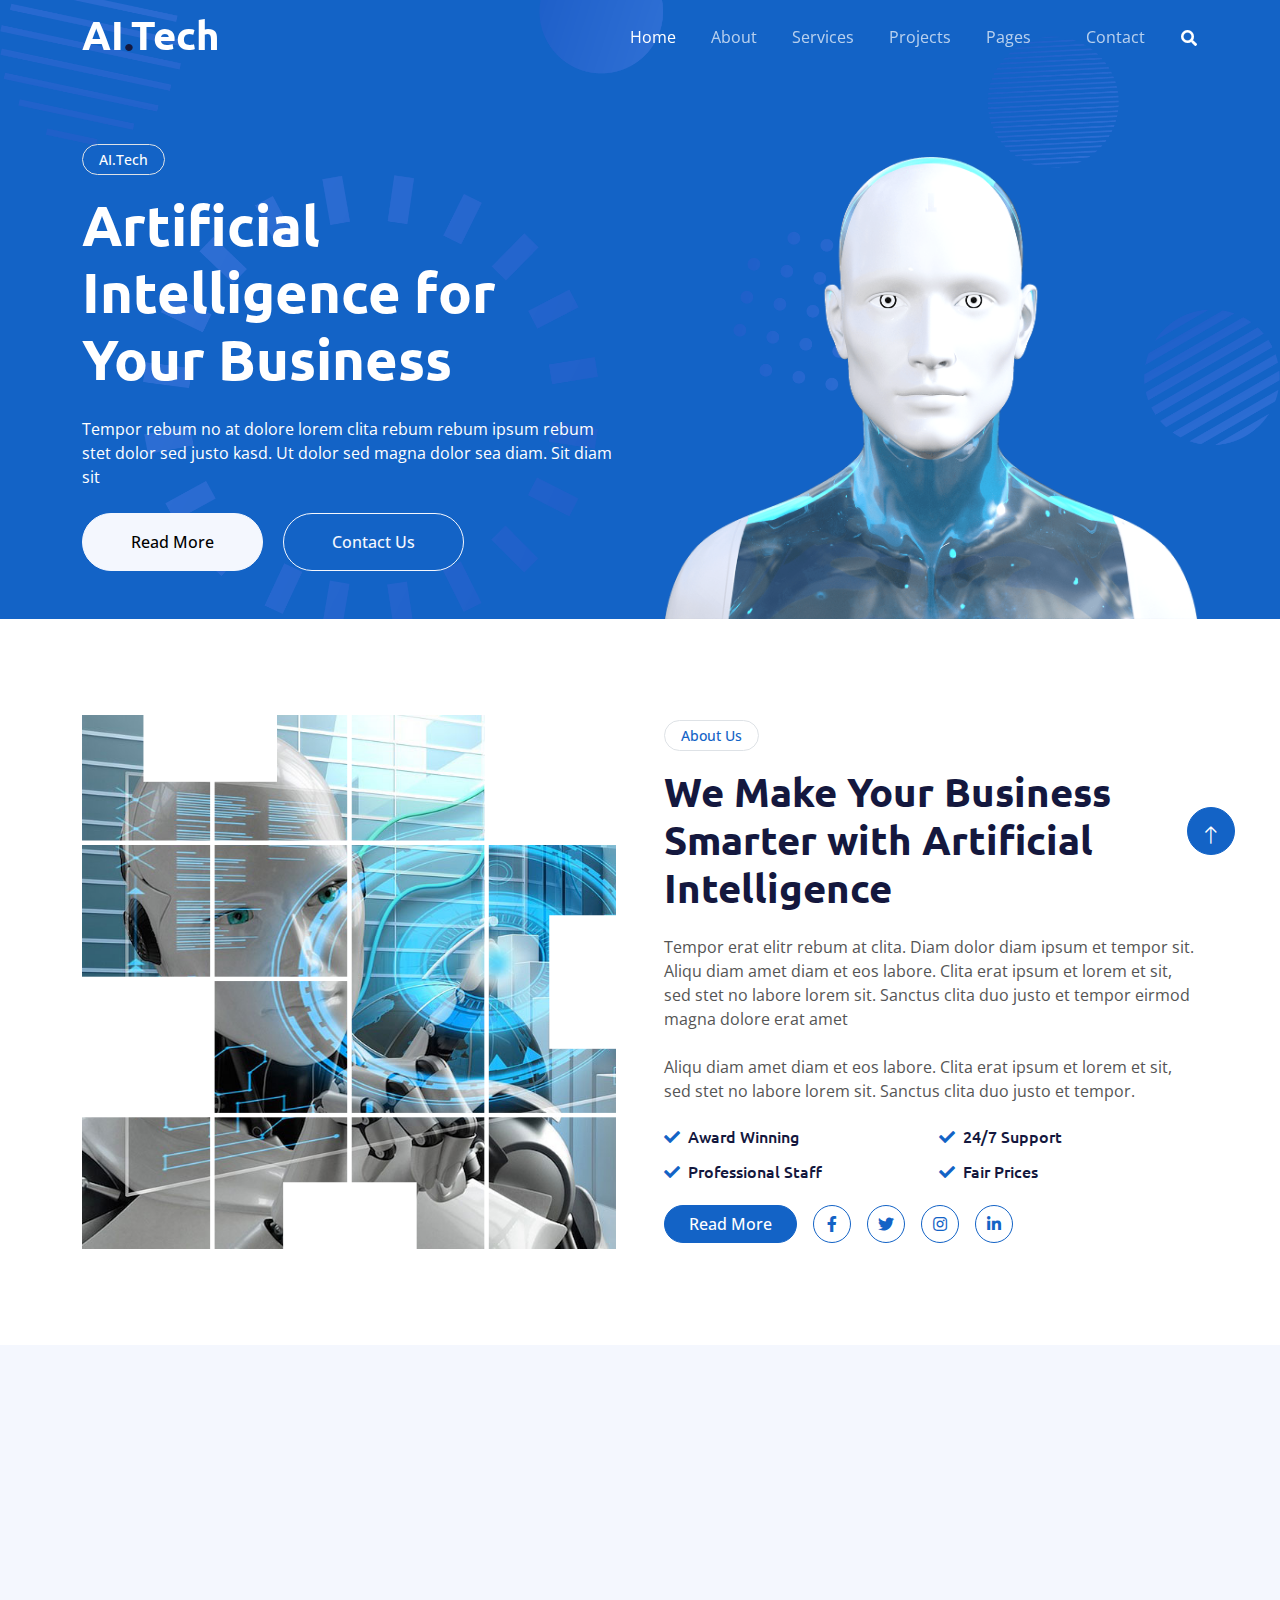
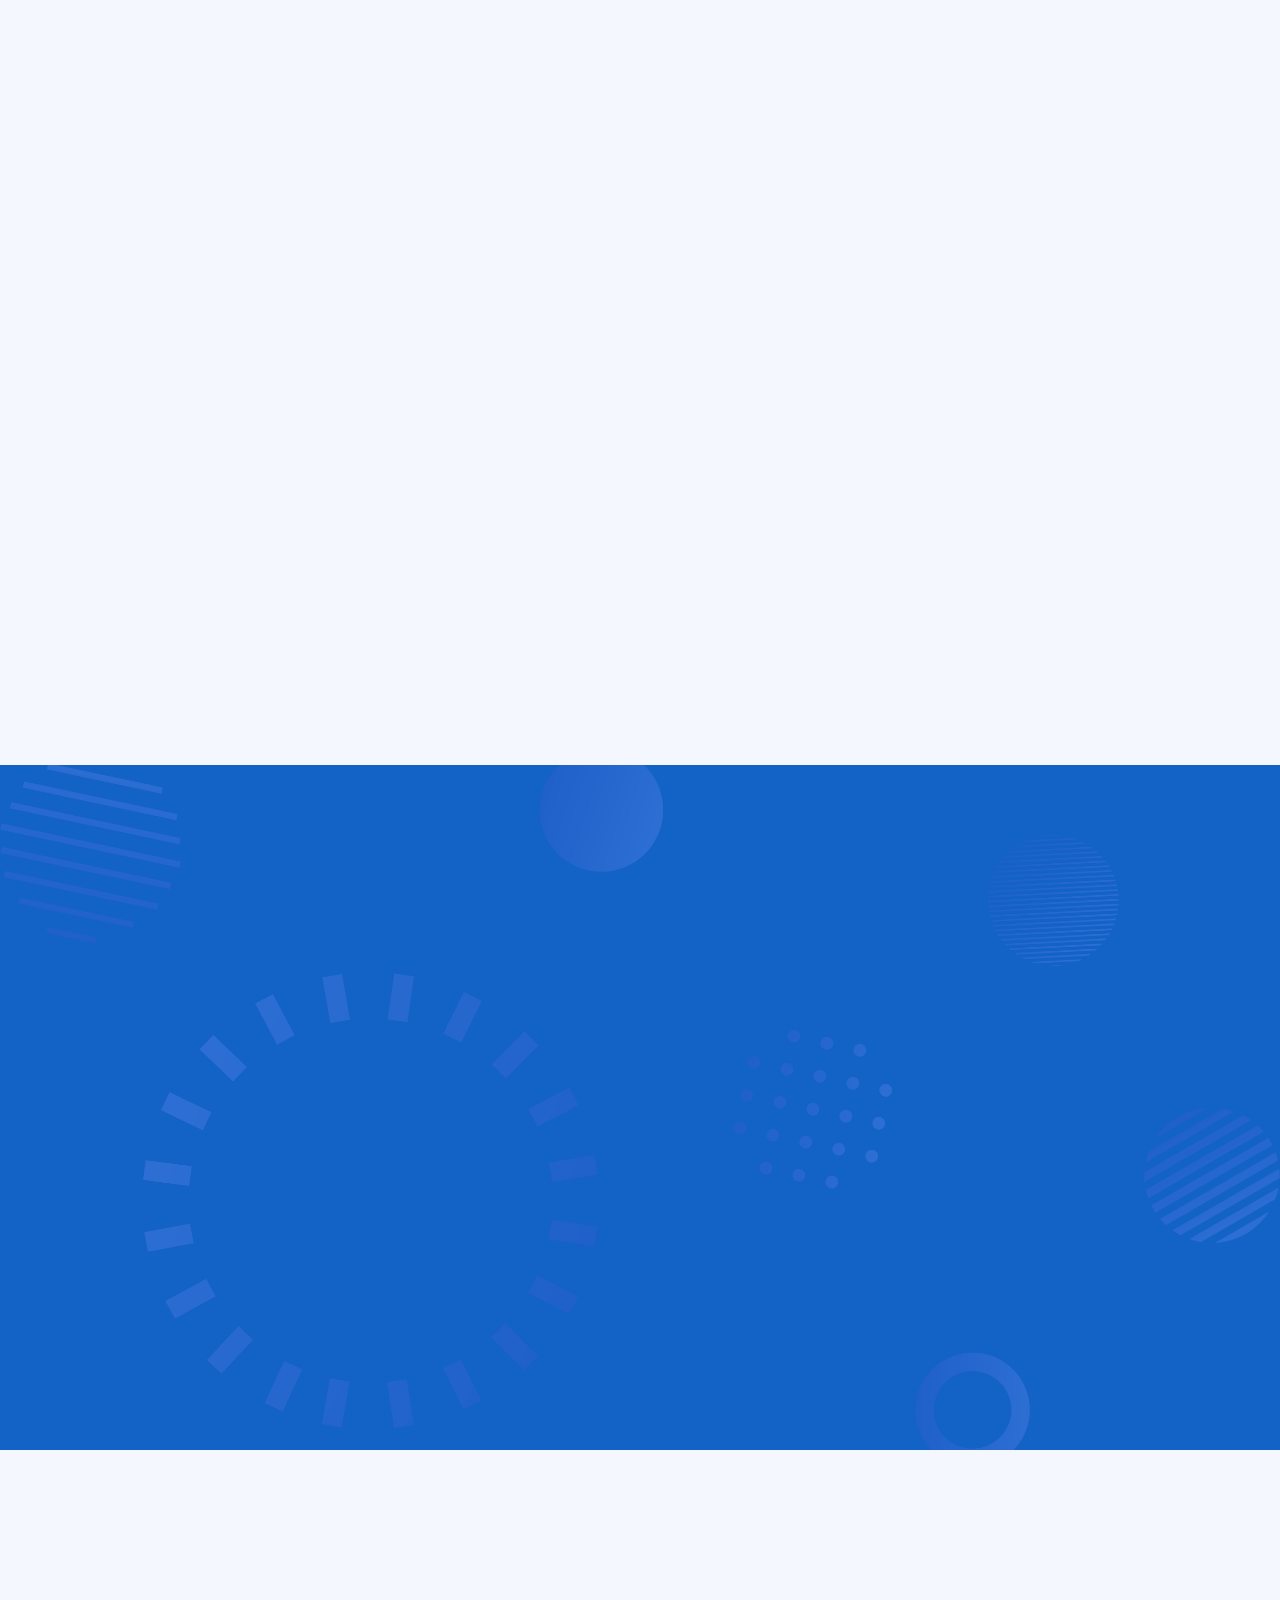
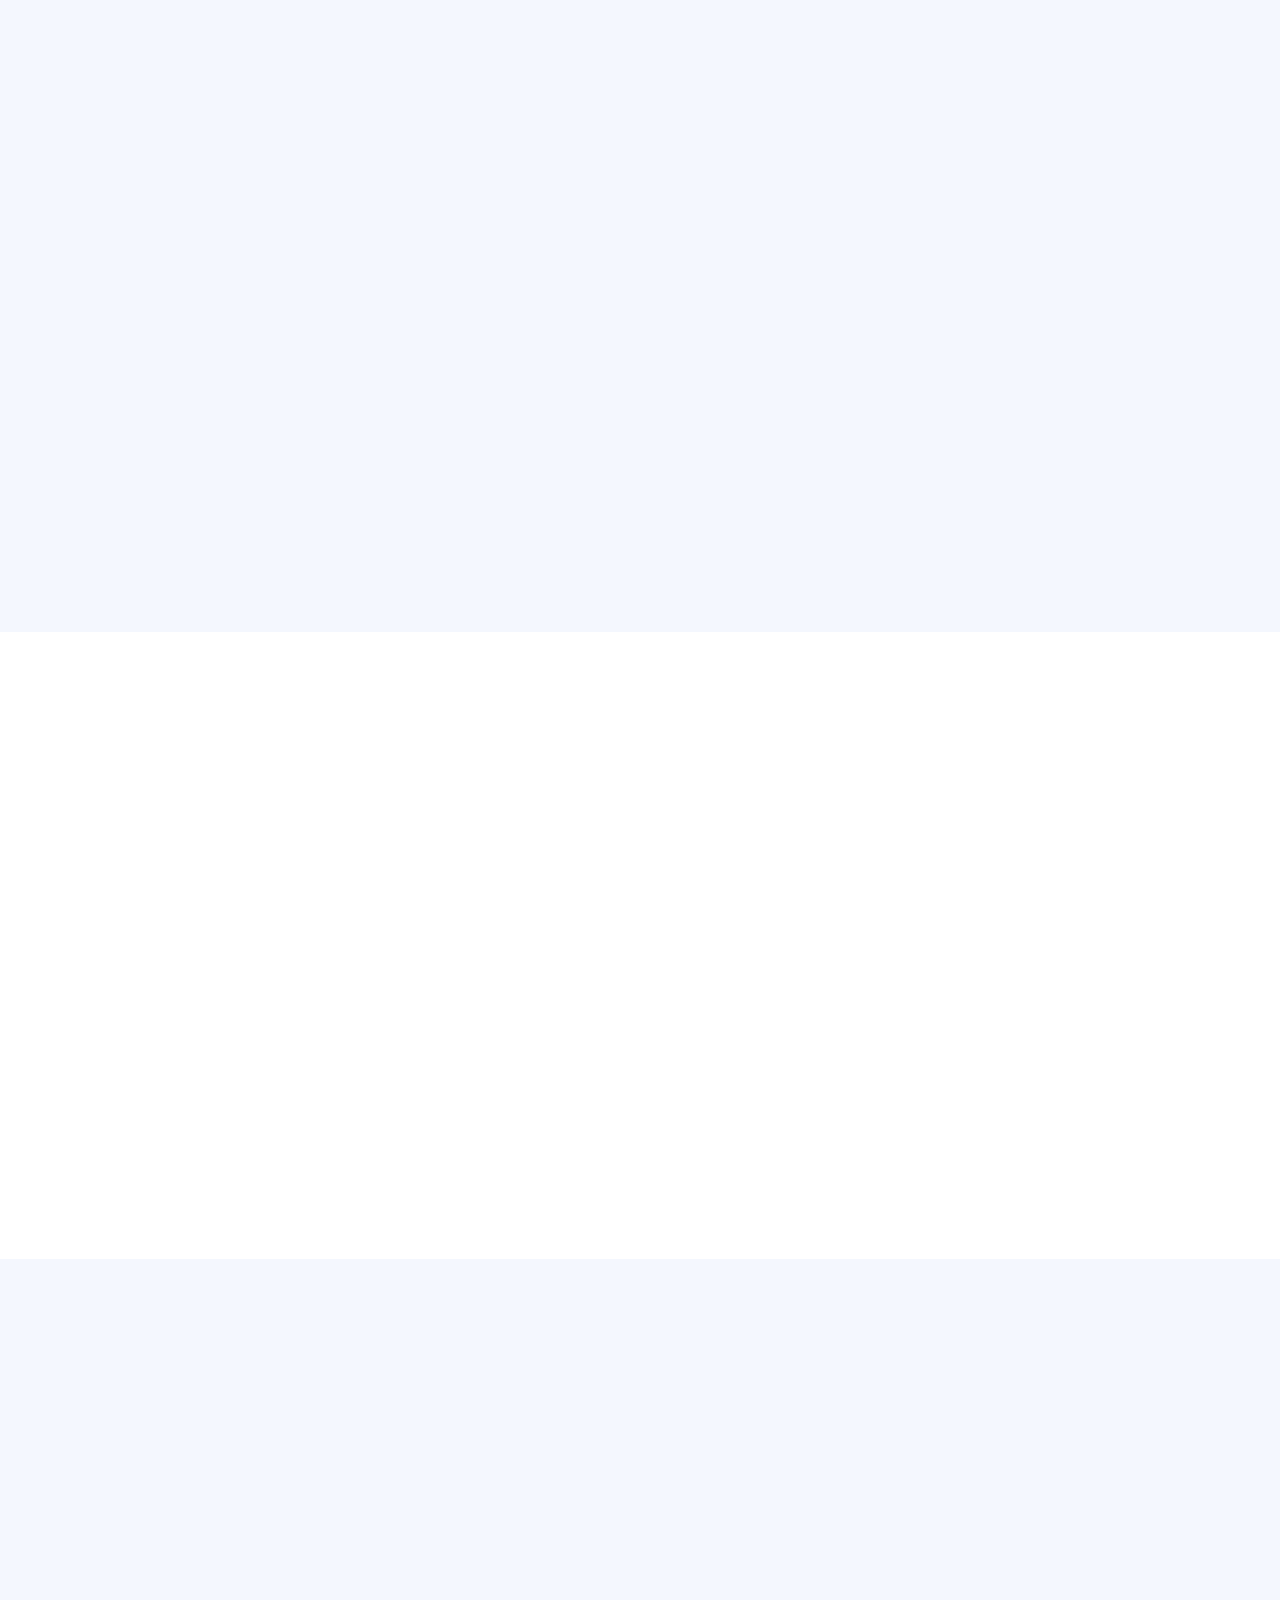
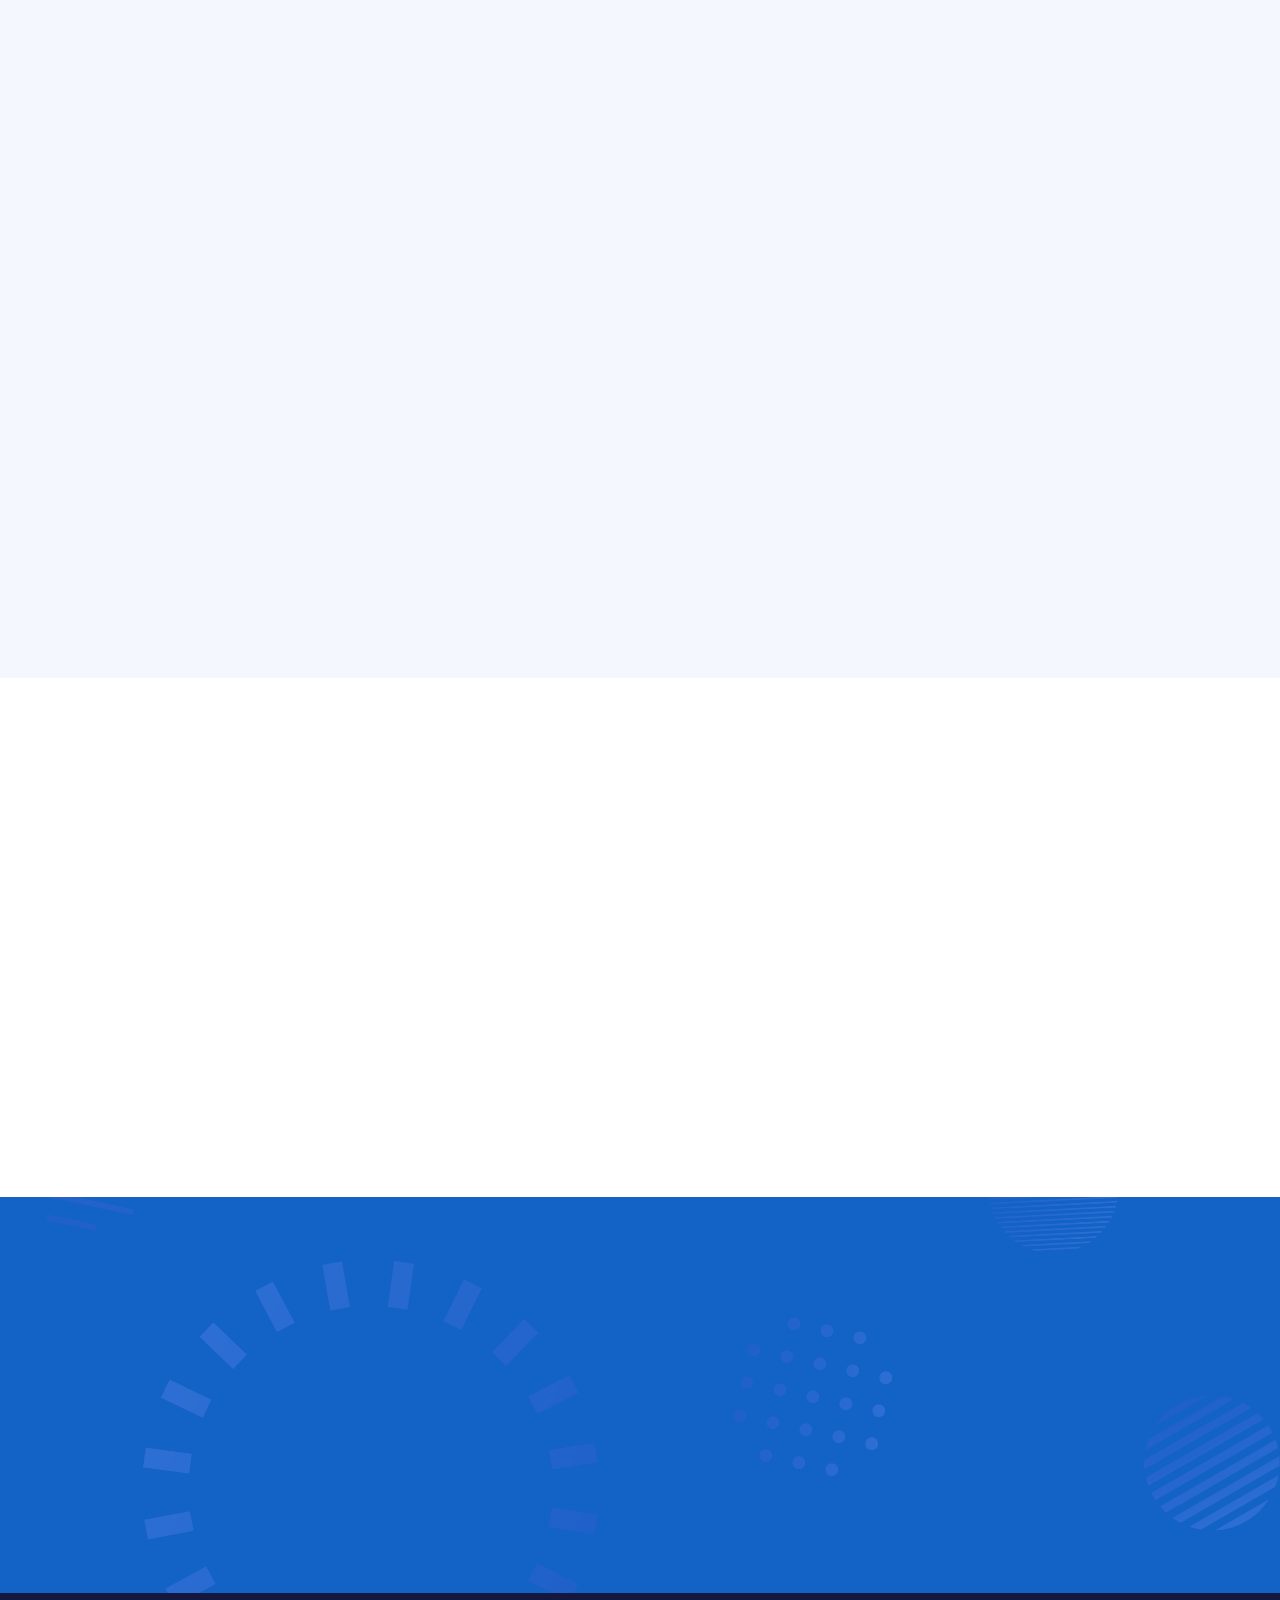
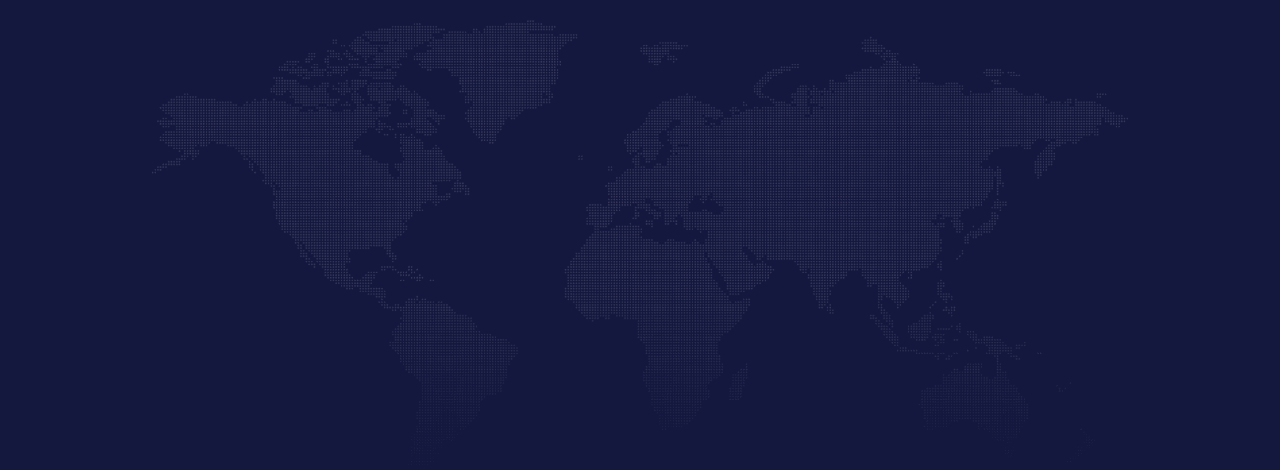
<file: index.html>
<!DOCTYPE html>
<html lang="en">
  <head>
    <meta charset="utf-8" />
    <title>AI.Tech - Artificial Intelligence HTML Template</title>
    <meta content="width=device-width, initial-scale=1.0" name="viewport" />
    <meta content="" name="keywords" />
    <meta content="" name="description" />

    <!-- Favicon -->
    <link href="img/favicon.ico" rel="icon" />

    <!-- Google Web Fonts -->
    <link rel="preconnect" href="https://fonts.googleapis.com" />
    <link rel="preconnect" href="https://fonts.gstatic.com" crossorigin />
    <link
      href="https://fonts.googleapis.com/css2?family=Open+Sans:wght@400;600&family=Ubuntu:wght@500;700&display=swap"
      rel="stylesheet"
    />

    <!-- Icon Font Stylesheet -->
    <link
      href="https://cdnjs.cloudflare.com/ajax/libs/font-awesome/5.10.0/css/all.min.css"
      rel="stylesheet"
    />
    <link
      href="https://cdn.jsdelivr.net/npm/bootstrap-icons@1.4.1/font/bootstrap-icons.css"
      rel="stylesheet"
    />

    <!-- Libraries Stylesheet -->
    <link href="lib/animate/animate.min.css" rel="stylesheet" />
    <link href="lib/owlcarousel/assets/owl.carousel.min.css" rel="stylesheet" />

    <!-- Customized Bootstrap Stylesheet -->
    <link href="css/bootstrap.min.css" rel="stylesheet" />

    <!-- Template Stylesheet -->
    <link href="css/style.css" rel="stylesheet" />
  </head>

  <body>
    <!-- Spinner Start -->
    <div
      id="spinner"
      class="show bg-white position-fixed translate-middle w-100 vh-100 top-50 start-50 d-flex align-items-center justify-content-center"
    >
      <div
        class="spinner-grow text-primary"
        style="width: 3rem; height: 3rem"
        role="status"
      >
        <span class="sr-only">Loading...</span>
      </div>
    </div>
    <!-- Spinner End -->

    <!-- Navbar Start -->
    <div class="container-fluid sticky-top">
      <div class="container">
        <nav class="navbar navbar-expand-lg navbar-dark p-0">
          <a href="index.html" class="navbar-brand">
            <h1 class="text-white">AI<span class="text-dark">.</span>Tech</h1>
          </a>
          <button
            type="button"
            class="navbar-toggler ms-auto me-0"
            data-bs-toggle="collapse"
            data-bs-target="#navbarCollapse"
          >
            <span class="navbar-toggler-icon"></span>
          </button>
          <div class="collapse navbar-collapse" id="navbarCollapse">
            <div class="navbar-nav ms-auto">
              <a href="index.html" class="nav-item nav-link active">Home</a>
              <a href="about.html" class="nav-item nav-link">About</a>
              <a href="service.html" class="nav-item nav-link">Services</a>
              <a href="project.html" class="nav-item nav-link">Projects</a>
              <div class="nav-item dropdown">
                <a
                  href="#"
                  class="nav-link dropdown-toggle"
                  data-bs-toggle="dropdown"
                  >Pages</a
                >
                <div class="dropdown-menu bg-light mt-2">
                  <a href="feature.html" class="dropdown-item">Features</a>
                  <a href="team.html" class="dropdown-item">Our Team</a>
                  <a href="faq.html" class="dropdown-item">FAQs</a>
                  <a href="testimonial.html" class="dropdown-item"
                    >Testimonial</a
                  >
                  <a href="404.html" class="dropdown-item">404 Page</a>
                </div>
              </div>
              <a href="contact.html" class="nav-item nav-link">Contact</a>
            </div>
            <butaton
              type="button"
              class="btn text-white p-0 d-none d-lg-block"
              data-bs-toggle="modal"
              data-bs-target="#searchModal"
              ><i class="fa fa-search"></i
            ></butaton>
          </div>
        </nav>
      </div>
    </div>
    <!-- Navbar End -->

    <!-- Hero Start -->
    <div class="container-fluid pt-5 bg-primary hero-header mb-5">
      <div class="container pt-5">
        <div class="row g-5 pt-5">
          <div
            class="col-lg-6 align-self-center text-center text-lg-start mb-lg-5"
          >
            <div
              class="btn btn-sm border rounded-pill text-white px-3 mb-3 animated slideInRight"
            >
              AI.Tech
            </div>
            <h1 class="display-4 text-white mb-4 animated slideInRight">
              Artificial Intelligence for Your Business
            </h1>
            <p class="text-white mb-4 animated slideInRight">
              Tempor rebum no at dolore lorem clita rebum rebum ipsum rebum stet
              dolor sed justo kasd. Ut dolor sed magna dolor sea diam. Sit diam
              sit
            </p>
            <a
              href=""
              class="btn btn-light py-sm-3 px-sm-5 rounded-pill me-3 animated slideInRight"
              >Read More</a
            >
            <a
              href=""
              class="btn btn-outline-light py-sm-3 px-sm-5 rounded-pill animated slideInRight"
              >Contact Us</a
            >
          </div>
          <div class="col-lg-6 align-self-end text-center text-lg-end">
            <img class="img-fluid" src="img/hero-img.png" alt="" />
          </div>
        </div>
      </div>
    </div>
    <!-- Hero End -->

    <!-- Full Screen Search Start -->
    <div class="modal fade" id="searchModal" tabindex="-1">
      <div class="modal-dialog modal-fullscreen">
        <div class="modal-content" style="background: rgba(20, 24, 62, 0.7)">
          <div class="modal-header border-0">
            <button
              type="button"
              class="btn btn-square bg-white btn-close"
              data-bs-dismiss="modal"
              aria-label="Close"
            ></button>
          </div>
          <div
            class="modal-body d-flex align-items-center justify-content-center"
          >
            <div class="input-group" style="max-width: 600px">
              <input
                type="text"
                class="form-control bg-transparent border-light p-3"
                placeholder="Type search keyword"
              />
              <button class="btn btn-light px-4">
                <i class="bi bi-search"></i>
              </button>
            </div>
          </div>
        </div>
      </div>
    </div>
    <!-- Full Screen Search End -->

    <!-- About Start -->
    <div class="container-fluid py-5">
      <div class="container">
        <div class="row g-5 align-items-center">
          <div class="col-lg-6 wow fadeIn" data-wow-delay="0.1s">
            <div class="about-img">
              <img class="img-fluid" src="img/about-img.jpg" />
            </div>
          </div>
          <div class="col-lg-6 wow fadeIn" data-wow-delay="0.5s">
            <div class="btn btn-sm border rounded-pill text-primary px-3 mb-3">
              About Us
            </div>
            <h1 class="mb-4">
              We Make Your Business Smarter with Artificial Intelligence
            </h1>
            <p class="mb-4">
              Tempor erat elitr rebum at clita. Diam dolor diam ipsum et tempor
              sit. Aliqu diam amet diam et eos labore. Clita erat ipsum et lorem
              et sit, sed stet no labore lorem sit. Sanctus clita duo justo et
              tempor eirmod magna dolore erat amet
            </p>
            <p class="mb-4">
              Aliqu diam amet diam et eos labore. Clita erat ipsum et lorem et
              sit, sed stet no labore lorem sit. Sanctus clita duo justo et
              tempor.
            </p>
            <div class="row g-3">
              <div class="col-sm-6">
                <h6 class="mb-3">
                  <i class="fa fa-check text-primary me-2"></i>Award Winning
                </h6>
                <h6 class="mb-0">
                  <i class="fa fa-check text-primary me-2"></i>Professional
                  Staff
                </h6>
              </div>
              <div class="col-sm-6">
                <h6 class="mb-3">
                  <i class="fa fa-check text-primary me-2"></i>24/7 Support
                </h6>
                <h6 class="mb-0">
                  <i class="fa fa-check text-primary me-2"></i>Fair Prices
                </h6>
              </div>
            </div>
            <div class="d-flex align-items-center mt-4">
              <a class="btn btn-primary rounded-pill px-4 me-3" href=""
                >Read More</a
              >
              <a class="btn btn-outline-primary btn-square me-3" href=""
                ><i class="fab fa-facebook-f"></i
              ></a>
              <a class="btn btn-outline-primary btn-square me-3" href=""
                ><i class="fab fa-twitter"></i
              ></a>
              <a class="btn btn-outline-primary btn-square me-3" href=""
                ><i class="fab fa-instagram"></i
              ></a>
              <a class="btn btn-outline-primary btn-square" href=""
                ><i class="fab fa-linkedin-in"></i
              ></a>
            </div>
          </div>
        </div>
      </div>
    </div>
    <!-- About End -->

    <!-- Service Start -->
    <div class="container-fluid bg-light mt-5 py-5">
      <div class="container py-5">
        <div class="row g-5 align-items-center">
          <div class="col-lg-5 wow fadeIn" data-wow-delay="0.1s">
            <div class="btn btn-sm border rounded-pill text-primary px-3 mb-3">
              Our Services
            </div>
            <h1 class="mb-4">Our Excellent AI Solutions for Your Business</h1>
            <p class="mb-4">
              Tempor erat elitr rebum at clita. Diam dolor diam ipsum et tempor
              sit. Aliqu diam amet diam et eos labore. Clita erat ipsum et lorem
              et sit, sed stet no labore lorem sit. Sanctus clita duo justo et
              tempor eirmod magna dolore erat amet
            </p>
            <a class="btn btn-primary rounded-pill px-4" href="">Read More</a>
          </div>
          <div class="col-lg-7">
            <div class="row g-4">
              <div class="col-md-6">
                <div class="row g-4">
                  <div class="col-12 wow fadeIn" data-wow-delay="0.1s">
                    <div
                      class="service-item d-flex flex-column justify-content-center text-center rounded"
                    >
                      <div class="service-icon btn-square">
                        <i class="fa fa-robot fa-2x"></i>
                      </div>
                      <h5 class="mb-3">Robotic Automation</h5>
                      <p>
                        Erat ipsum justo amet duo et elitr dolor, est duo duo
                        eos lorem sed diam stet diam sed stet lorem.
                      </p>
                      <a class="btn px-3 mt-auto mx-auto" href="">Read More</a>
                    </div>
                  </div>
                  <div class="col-12 wow fadeIn" data-wow-delay="0.5s">
                    <div
                      class="service-item d-flex flex-column justify-content-center text-center rounded"
                    >
                      <div class="service-icon btn-square">
                        <i class="fa fa-power-off fa-2x"></i>
                      </div>
                      <h5 class="mb-3">Machine learning</h5>
                      <p>
                        Erat ipsum justo amet duo et elitr dolor, est duo duo
                        eos lorem sed diam stet diam sed stet lorem.
                      </p>
                      <a class="btn px-3 mt-auto mx-auto" href="">Read More</a>
                    </div>
                  </div>
                </div>
              </div>
              <div class="col-md-6 pt-md-4">
                <div class="row g-4">
                  <div class="col-12 wow fadeIn" data-wow-delay="0.3s">
                    <div
                      class="service-item d-flex flex-column justify-content-center text-center rounded"
                    >
                      <div class="service-icon btn-square">
                        <i class="fa fa-graduation-cap fa-2x"></i>
                      </div>
                      <h5 class="mb-3">Education & Science</h5>
                      <p>
                        Erat ipsum justo amet duo et elitr dolor, est duo duo
                        eos lorem sed diam stet diam sed stet lorem.
                      </p>
                      <a class="btn px-3 mt-auto mx-auto" href="">Read More</a>
                    </div>
                  </div>
                  <div class="col-12 wow fadeIn" data-wow-delay="0.7s">
                    <div
                      class="service-item d-flex flex-column justify-content-center text-center rounded"
                    >
                      <div class="service-icon btn-square">
                        <i class="fa fa-brain fa-2x"></i>
                      </div>
                      <h5 class="mb-3">Predictive Analysis</h5>
                      <p>
                        Erat ipsum justo amet duo et elitr dolor, est duo duo
                        eos lorem sed diam stet diam sed stet lorem.
                      </p>
                      <a class="btn px-3 mt-auto mx-auto" href="">Read More</a>
                    </div>
                  </div>
                </div>
              </div>
            </div>
          </div>
        </div>
      </div>
    </div>
    <!-- Service End -->

    <!-- Feature Start -->
    <div class="container-fluid bg-primary feature pt-5">
      <div class="container pt-5">
        <div class="row g-5">
          <div
            class="col-lg-6 align-self-center mb-md-5 pb-md-5 wow fadeIn"
            data-wow-delay="0.3s"
          >
            <div class="btn btn-sm border rounded-pill text-white px-3 mb-3">
              Why Choose Us
            </div>
            <h1 class="text-white mb-4">
              We're Best in AI Industry with 10 Years of Experience
            </h1>
            <p class="text-light mb-4">
              Aliqu diam amet diam et eos labore. Clita erat ipsum et lorem et
              sit, sed stet no labore lorem sit. Sanctus clita duo justo et
              tempor
            </p>
            <div class="d-flex align-items-center text-white mb-3">
              <div
                class="btn-sm-square bg-white text-primary rounded-circle me-3"
              >
                <i class="fa fa-check"></i>
              </div>
              <span>Diam dolor diam ipsum et tempor sit</span>
            </div>
            <div class="d-flex align-items-center text-white mb-3">
              <div
                class="btn-sm-square bg-white text-primary rounded-circle me-3"
              >
                <i class="fa fa-check"></i>
              </div>
              <span>Diam dolor diam ipsum et tempor sit</span>
            </div>
            <div class="d-flex align-items-center text-white mb-3">
              <div
                class="btn-sm-square bg-white text-primary rounded-circle me-3"
              >
                <i class="fa fa-check"></i>
              </div>
              <span>Diam dolor diam ipsum et tempor sit</span>
            </div>
            <div class="row g-4 pt-3">
              <div class="col-sm-6">
                <div
                  class="d-flex rounded p-3"
                  style="background: rgba(256, 256, 256, 0.1)"
                >
                  <i class="fa fa-users fa-3x text-white"></i>
                  <div class="ms-3">
                    <h2 class="text-white mb-0" data-toggle="counter-up">
                      9999
                    </h2>
                    <p class="text-white mb-0">Happy Clients</p>
                  </div>
                </div>
              </div>
              <div class="col-sm-6">
                <div
                  class="d-flex rounded p-3"
                  style="background: rgba(256, 256, 256, 0.1)"
                >
                  <i class="fa fa-check fa-3x text-white"></i>
                  <div class="ms-3">
                    <h2 class="text-white mb-0" data-toggle="counter-up">
                      9999
                    </h2>
                    <p class="text-white mb-0">Project Complete</p>
                  </div>
                </div>
              </div>
            </div>
          </div>
          <div
            class="col-lg-6 align-self-end text-center text-md-end wow fadeIn"
            data-wow-delay="0.5s"
          >
            <img class="img-fluid" src="img/feature.png" alt="" />
          </div>
        </div>
      </div>
    </div>
    <!-- Feature End -->

    <!-- Case Start -->
    <div class="container-fluid bg-light py-5">
      <div class="container py-5">
        <div
          class="mx-auto text-center wow fadeIn"
          data-wow-delay="0.1s"
          style="max-width: 500px"
        >
          <div class="btn btn-sm border rounded-pill text-primary px-3 mb-3">
            Case Study
          </div>
          <h1 class="mb-4">Explore Our Recent AI Case Studies</h1>
        </div>
        <div class="row g-4">
          <div class="col-lg-4 wow fadeIn" data-wow-delay="0.3s">
            <div
              class="case-item position-relative overflow-hidden rounded mb-2"
            >
              <img class="img-fluid" src="img/project-1.jpg" alt="" />
              <a class="case-overlay text-decoration-none" href="">
                <small>Robotic Automation</small>
                <h5 class="lh-base text-white mb-3">
                  Lorem elitr magna stet eirmod labore amet labore clita
                </h5>
                <span class="btn btn-square btn-primary"
                  ><i class="fa fa-arrow-right"></i
                ></span>
              </a>
            </div>
          </div>
          <div class="col-lg-4 wow fadeIn" data-wow-delay="0.5s">
            <div
              class="case-item position-relative overflow-hidden rounded mb-2"
            >
              <img class="img-fluid" src="img/project-2.jpg" alt="" />
              <a class="case-overlay text-decoration-none" href="">
                <small>Machine learning</small>
                <h5 class="lh-base text-white mb-3">
                  Lorem elitr magna stet eirmod labore amet labore clita
                </h5>
                <span class="btn btn-square btn-primary"
                  ><i class="fa fa-arrow-right"></i
                ></span>
              </a>
            </div>
          </div>
          <div class="col-lg-4 wow fadeIn" data-wow-delay="0.7s">
            <div
              class="case-item position-relative overflow-hidden rounded mb-2"
            >
              <img class="img-fluid" src="img/project-3.jpg" alt="" />
              <a class="case-overlay text-decoration-none" href="">
                <small>Predictive Analysis</small>
                <h5 class="lh-base text-white mb-3">
                  Lorem elitr magna stet eirmod labore amet labore clita
                </h5>
                <span class="btn btn-square btn-primary"
                  ><i class="fa fa-arrow-right"></i
                ></span>
              </a>
            </div>
          </div>
        </div>
      </div>
    </div>
    <!-- Case End -->

    <!-- FAQs Start -->
    <div class="container-fluid py-5">
      <div class="container py-5">
        <div
          class="mx-auto text-center wow fadeIn"
          data-wow-delay="0.1s"
          style="max-width: 500px"
        >
          <div class="btn btn-sm border rounded-pill text-primary px-3 mb-3">
            Popular FAQs
          </div>
          <h1 class="mb-4">Frequently Asked Questions</h1>
        </div>
        <div class="row">
          <div class="col-lg-6">
            <div class="accordion" id="accordionFAQ1">
              <div class="accordion-item wow fadeIn" data-wow-delay="0.1s">
                <h2 class="accordion-header" id="headingOne">
                  <button
                    class="accordion-button collapsed"
                    type="button"
                    data-bs-toggle="collapse"
                    data-bs-target="#collapseOne"
                    aria-expanded="false"
                    aria-controls="collapseOne"
                  >
                    How to build a website?
                  </button>
                </h2>
                <div
                  id="collapseOne"
                  class="accordion-collapse collapse"
                  aria-labelledby="headingOne"
                  data-bs-parent="#accordionFAQ1"
                >
                  <div class="accordion-body">
                    Dolor nonumy tempor elitr et rebum ipsum sit duo duo. Diam
                    sed sed magna et magna diam aliquyam amet dolore ipsum erat
                    duo. Sit rebum magna duo labore no diam.
                  </div>
                </div>
              </div>
              <div class="accordion-item wow fadeIn" data-wow-delay="0.2s">
                <h2 class="accordion-header" id="headingTwo">
                  <button
                    class="accordion-button collapsed"
                    type="button"
                    data-bs-toggle="collapse"
                    data-bs-target="#collapseTwo"
                    aria-expanded="false"
                    aria-controls="collapseTwo"
                  >
                    How long will it take to get a new website?
                  </button>
                </h2>
                <div
                  id="collapseTwo"
                  class="accordion-collapse collapse"
                  aria-labelledby="headingTwo"
                  data-bs-parent="#accordionFAQ1"
                >
                  <div class="accordion-body">
                    Dolor nonumy tempor elitr et rebum ipsum sit duo duo. Diam
                    sed sed magna et magna diam aliquyam amet dolore ipsum erat
                    duo. Sit rebum magna duo labore no diam.
                  </div>
                </div>
              </div>
              <div class="accordion-item wow fadeIn" data-wow-delay="0.3s">
                <h2 class="accordion-header" id="headingThree">
                  <button
                    class="accordion-button collapsed"
                    type="button"
                    data-bs-toggle="collapse"
                    data-bs-target="#collapseThree"
                    aria-expanded="false"
                    aria-controls="collapseThree"
                  >
                    Do you only create HTML websites?
                  </button>
                </h2>
                <div
                  id="collapseThree"
                  class="accordion-collapse collapse"
                  aria-labelledby="headingThree"
                  data-bs-parent="#accordionFAQ1"
                >
                  <div class="accordion-body">
                    Dolor nonumy tempor elitr et rebum ipsum sit duo duo. Diam
                    sed sed magna et magna diam aliquyam amet dolore ipsum erat
                    duo. Sit rebum magna duo labore no diam.
                  </div>
                </div>
              </div>
              <div class="accordion-item wow fadeIn" data-wow-delay="0.4s">
                <h2 class="accordion-header" id="headingFour">
                  <button
                    class="accordion-button collapsed"
                    type="button"
                    data-bs-toggle="collapse"
                    data-bs-target="#collapseFour"
                    aria-expanded="true"
                    aria-controls="collapseFour"
                  >
                    Will my website be mobile-friendly?
                  </button>
                </h2>
                <div
                  id="collapseFour"
                  class="accordion-collapse collapse"
                  aria-labelledby="headingFour"
                  data-bs-parent="#accordionFAQ1"
                >
                  <div class="accordion-body">
                    Dolor nonumy tempor elitr et rebum ipsum sit duo duo. Diam
                    sed sed magna et magna diam aliquyam amet dolore ipsum erat
                    duo. Sit rebum magna duo labore no diam.
                  </div>
                </div>
              </div>
            </div>
          </div>
          <div class="col-lg-6">
            <div class="accordion" id="accordionFAQ2">
              <div class="accordion-item wow fadeIn" data-wow-delay="0.5s">
                <h2 class="accordion-header" id="headingFive">
                  <button
                    class="accordion-button collapsed"
                    type="button"
                    data-bs-toggle="collapse"
                    data-bs-target="#collapseFive"
                    aria-expanded="false"
                    aria-controls="collapseFive"
                  >
                    Will you maintain my site for me?
                  </button>
                </h2>
                <div
                  id="collapseFive"
                  class="accordion-collapse collapse"
                  aria-labelledby="headingFive"
                  data-bs-parent="#accordionFAQ2"
                >
                  <div class="accordion-body">
                    Dolor nonumy tempor elitr et rebum ipsum sit duo duo. Diam
                    sed sed magna et magna diam aliquyam amet dolore ipsum erat
                    duo. Sit rebum magna duo labore no diam.
                  </div>
                </div>
              </div>
              <div class="accordion-item wow fadeIn" data-wow-delay="0.6s">
                <h2 class="accordion-header" id="headingSix">
                  <button
                    class="accordion-button collapsed"
                    type="button"
                    data-bs-toggle="collapse"
                    data-bs-target="#collapseSix"
                    aria-expanded="false"
                    aria-controls="collapseSix"
                  >
                    I’m on a strict budget. Do you have any low cost options?
                  </button>
                </h2>
                <div
                  id="collapseSix"
                  class="accordion-collapse collapse"
                  aria-labelledby="headingSix"
                  data-bs-parent="#accordionFAQ2"
                >
                  <div class="accordion-body">
                    Dolor nonumy tempor elitr et rebum ipsum sit duo duo. Diam
                    sed sed magna et magna diam aliquyam amet dolore ipsum erat
                    duo. Sit rebum magna duo labore no diam.
                  </div>
                </div>
              </div>
              <div class="accordion-item wow fadeIn" data-wow-delay="0.7s">
                <h2 class="accordion-header" id="headingSeven">
                  <button
                    class="accordion-button collapsed"
                    type="button"
                    data-bs-toggle="collapse"
                    data-bs-target="#collapseSeven"
                    aria-expanded="false"
                    aria-controls="collapseSeven"
                  >
                    Will you maintain my site for me?
                  </button>
                </h2>
                <div
                  id="collapseSeven"
                  class="accordion-collapse collapse"
                  aria-labelledby="headingSeven"
                  data-bs-parent="#accordionFAQ2"
                >
                  <div class="accordion-body">
                    Dolor nonumy tempor elitr et rebum ipsum sit duo duo. Diam
                    sed sed magna et magna diam aliquyam amet dolore ipsum erat
                    duo. Sit rebum magna duo labore no diam.
                  </div>
                </div>
              </div>
              <div class="accordion-item wow fadeIn" data-wow-delay="0.8s">
                <h2 class="accordion-header" id="headingEight">
                  <button
                    class="accordion-button collapsed"
                    type="button"
                    data-bs-toggle="collapse"
                    data-bs-target="#collapseEight"
                    aria-expanded="false"
                    aria-controls="collapseEight"
                  >
                    I’m on a strict budget. Do you have any low cost options?
                  </button>
                </h2>
                <div
                  id="collapseEight"
                  class="accordion-collapse collapse"
                  aria-labelledby="headingEight"
                  data-bs-parent="#accordionFAQ2"
                >
                  <div class="accordion-body">
                    Dolor nonumy tempor elitr et rebum ipsum sit duo duo. Diam
                    sed sed magna et magna diam aliquyam amet dolore ipsum erat
                    duo. Sit rebum magna duo labore no diam.
                  </div>
                </div>
              </div>
            </div>
          </div>
        </div>
      </div>
    </div>
    <!-- FAQs Start -->

    <!-- Team Start -->
    <div class="container-fluid bg-light py-5">
      <div class="container py-5">
        <div class="row g-5 align-items-center">
          <div class="col-lg-5 wow fadeIn" data-wow-delay="0.1s">
            <div class="btn btn-sm border rounded-pill text-primary px-3 mb-3">
              Our Team
            </div>
            <h1 class="mb-4">Meet Our Experienced Team Members</h1>
            <p class="mb-4">
              Tempor erat elitr rebum at clita. Diam dolor diam ipsum et tempor
              sit. Aliqu diam amet diam et eos labore. Clita erat ipsum et lorem
              et sit, sed stet no labore lorem sit. Sanctus clita duo justo et
              tempor eirmod magna dolore erat amet
            </p>
            <a class="btn btn-primary rounded-pill px-4" href="">Read More</a>
          </div>
          <div class="col-lg-7">
            <div class="row g-4">
              <div class="col-md-6">
                <div class="row g-4">
                  <div class="col-12 wow fadeIn" data-wow-delay="0.1s">
                    <div
                      class="team-item bg-white text-center rounded p-4 pt-0"
                    >
                      <img
                        class="img-fluid rounded-circle p-4"
                        src="img/team-1.jpg"
                        alt=""
                      />
                      <h5 class="mb-0">Boris Johnson</h5>
                      <small>Founder & CEO</small>
                      <div class="d-flex justify-content-center mt-3">
                        <a class="btn btn-square btn-primary m-1" href=""
                          ><i class="fab fa-facebook-f"></i
                        ></a>
                        <a class="btn btn-square btn-primary m-1" href=""
                          ><i class="fab fa-twitter"></i
                        ></a>
                        <a class="btn btn-square btn-primary m-1" href=""
                          ><i class="fab fa-instagram"></i
                        ></a>
                        <a class="btn btn-square btn-primary m-1" href=""
                          ><i class="fab fa-linkedin-in"></i
                        ></a>
                      </div>
                    </div>
                  </div>
                  <div class="col-12 wow fadeIn" data-wow-delay="0.5s">
                    <div
                      class="team-item bg-white text-center rounded p-4 pt-0"
                    >
                      <img
                        class="img-fluid rounded-circle p-4"
                        src="img/team-2.jpg"
                        alt=""
                      />
                      <h5 class="mb-0">Adam Crew</h5>
                      <small>Executive Manager</small>
                      <div class="d-flex justify-content-center mt-3">
                        <a class="btn btn-square btn-primary m-1" href=""
                          ><i class="fab fa-facebook-f"></i
                        ></a>
                        <a class="btn btn-square btn-primary m-1" href=""
                          ><i class="fab fa-twitter"></i
                        ></a>
                        <a class="btn btn-square btn-primary m-1" href=""
                          ><i class="fab fa-instagram"></i
                        ></a>
                        <a class="btn btn-square btn-primary m-1" href=""
                          ><i class="fab fa-linkedin-in"></i
                        ></a>
                      </div>
                    </div>
                  </div>
                </div>
              </div>
              <div class="col-md-6 pt-md-4">
                <div class="row g-4">
                  <div class="col-12 wow fadeIn" data-wow-delay="0.3s">
                    <div
                      class="team-item bg-white text-center rounded p-4 pt-0"
                    >
                      <img
                        class="img-fluid rounded-circle p-4"
                        src="img/team-3.jpg"
                        alt=""
                      />
                      <h5 class="mb-0">Kate Winslet</h5>
                      <small>Co Founder</small>
                      <div class="d-flex justify-content-center mt-3">
                        <a class="btn btn-square btn-primary m-1" href=""
                          ><i class="fab fa-facebook-f"></i
                        ></a>
                        <a class="btn btn-square btn-primary m-1" href=""
                          ><i class="fab fa-twitter"></i
                        ></a>
                        <a class="btn btn-square btn-primary m-1" href=""
                          ><i class="fab fa-instagram"></i
                        ></a>
                        <a class="btn btn-square btn-primary m-1" href=""
                          ><i class="fab fa-linkedin-in"></i
                        ></a>
                      </div>
                    </div>
                  </div>
                  <div class="col-12 wow fadeIn" data-wow-delay="0.7s">
                    <div
                      class="team-item bg-white text-center rounded p-4 pt-0"
                    >
                      <img
                        class="img-fluid rounded-circle p-4"
                        src="img/team-4.jpg"
                        alt=""
                      />
                      <h5 class="mb-0">Cody Gardner</h5>
                      <small>Project Manager</small>
                      <div class="d-flex justify-content-center mt-3">
                        <a class="btn btn-square btn-primary m-1" href=""
                          ><i class="fab fa-facebook-f"></i
                        ></a>
                        <a class="btn btn-square btn-primary m-1" href=""
                          ><i class="fab fa-twitter"></i
                        ></a>
                        <a class="btn btn-square btn-primary m-1" href=""
                          ><i class="fab fa-instagram"></i
                        ></a>
                        <a class="btn btn-square btn-primary m-1" href=""
                          ><i class="fab fa-linkedin-in"></i
                        ></a>
                      </div>
                    </div>
                  </div>
                </div>
              </div>
            </div>
          </div>
        </div>
      </div>
    </div>
    <!-- Team End -->

    <!-- Testimonial Start -->
    <div class="container-xxl py-5">
      <div class="container py-5">
        <div class="row g-5">
          <div class="col-lg-5 wow fadeIn" data-wow-delay="0.1s">
            <div class="btn btn-sm border rounded-pill text-primary px-3 mb-3">
              Testimonial
            </div>
            <h1 class="mb-4">What Say Our Clients!</h1>
            <p class="mb-4">
              Tempor erat elitr rebum at clita. Diam dolor diam ipsum et tempor
              sit. Aliqu diam amet diam et eos labore. Clita erat ipsum et lorem
              et sit, sed stet no labore lorem sit. Sanctus clita duo justo et
              tempor eirmod magna dolore erat amet
            </p>
            <a class="btn btn-primary rounded-pill px-4" href="">Read More</a>
          </div>
          <div class="col-lg-7 wow fadeIn" data-wow-delay="0.5s">
            <div
              class="owl-carousel testimonial-carousel border-start border-primary"
            >
              <div class="testimonial-item ps-5">
                <i class="fa fa-quote-left fa-2x text-primary mb-3"></i>
                <p class="fs-4">
                  Aliqu diam amet diam et eos labore. Clita erat ipsum et lorem
                  et sit, sed stet no labore lorem sit. Sanctus clita duo justo
                  et tempor eirmod magna dolore erat amet
                </p>
                <div class="d-flex align-items-center">
                  <img
                    class="img-fluid flex-shrink-0 rounded-circle"
                    src="img/testimonial-1.jpg"
                    style="width: 60px; height: 60px"
                  />
                  <div class="ps-3">
                    <h5 class="mb-1">Client Name</h5>
                    <span>Profession</span>
                  </div>
                </div>
              </div>
              <div class="testimonial-item ps-5">
                <i class="fa fa-quote-left fa-2x text-primary mb-3"></i>
                <p class="fs-4">
                  Aliqu diam amet diam et eos labore. Clita erat ipsum et lorem
                  et sit, sed stet no labore lorem sit. Sanctus clita duo justo
                  et tempor eirmod magna dolore erat amet
                </p>
                <div class="d-flex align-items-center">
                  <img
                    class="img-fluid flex-shrink-0 rounded-circle"
                    src="img/testimonial-2.jpg"
                    style="width: 60px; height: 60px"
                  />
                  <div class="ps-3">
                    <h5 class="mb-1">Client Name</h5>
                    <span>Profession</span>
                  </div>
                </div>
              </div>
              <div class="testimonial-item ps-5">
                <i class="fa fa-quote-left fa-2x text-primary mb-3"></i>
                <p class="fs-4">
                  Aliqu diam amet diam et eos labore. Clita erat ipsum et lorem
                  et sit, sed stet no labore lorem sit. Sanctus clita duo justo
                  et tempor eirmod magna dolore erat amet
                </p>
                <div class="d-flex align-items-center">
                  <img
                    class="img-fluid flex-shrink-0 rounded-circle"
                    src="img/testimonial-3.jpg"
                    style="width: 60px; height: 60px"
                  />
                  <div class="ps-3">
                    <h5 class="mb-1">Client Name</h5>
                    <span>Profession</span>
                  </div>
                </div>
              </div>
            </div>
          </div>
        </div>
      </div>
    </div>
    <!-- Testimonial End -->

    <!-- Newsletter Start -->
    <div class="container-fluid bg-primary newsletter py-5">
      <div class="container">
        <div class="row g-5 align-items-center">
          <div
            class="col-md-5 ps-lg-0 pt-5 pt-md-0 text-start wow fadeIn"
            data-wow-delay="0.3s"
          >
            <img class="img-fluid" src="img/newsletter.png" alt="" />
          </div>
          <div
            class="col-md-7 py-5 newsletter-text wow fadeIn"
            data-wow-delay="0.5s"
          >
            <div class="btn btn-sm border rounded-pill text-white px-3 mb-3">
              Newsletter
            </div>
            <h1 class="text-white mb-4">Let's subscribe the newsletter</h1>
            <div class="position-relative w-100 mt-3 mb-2">
              <input
                class="form-control border-0 rounded-pill w-100 ps-4 pe-5"
                type="text"
                placeholder="Enter Your Email"
                style="height: 48px"
              />
              <button
                type="button"
                class="btn shadow-none position-absolute top-0 end-0 mt-1 me-2"
              >
                <i class="fa fa-paper-plane text-primary fs-4"></i>
              </button>
            </div>
            <small class="text-white-50"
              >Diam sed sed dolor stet amet eirmod</small
            >
          </div>
        </div>
      </div>
    </div>
    <!-- Newsletter End -->

    <!-- Footer Start -->
    <div class="container-fluid bg-dark text-white-50 footer pt-5">
      <div class="container py-5">
        <div class="row g-5">
          <div class="col-md-6 col-lg-3 wow fadeIn" data-wow-delay="0.1s">
            <a href="index.html" class="d-inline-block mb-3">
              <h1 class="text-white">
                AI<span class="text-primary">.</span>Tech
              </h1>
            </a>
            <p class="mb-0">
              Tempor erat elitr rebum at clita. Diam dolor diam ipsum et tempor
              sit. Aliqu diam amet diam et eos labore. Clita erat ipsum et lorem
              et sit, sed stet no labore lorem sit. Sanctus clita duo justo et
              tempor
            </p>
          </div>
          <div class="col-md-6 col-lg-3 wow fadeIn" data-wow-delay="0.3s">
            <h5 class="text-white mb-4">Get In Touch</h5>
            <p>
              <i class="fa fa-map-marker-alt me-3"></i>Ave 4 calle 5 la mata
            </p>
            <p><i class="fa fa-phone-alt me-3"></i>+58 4145255554</p>
            <p><i class="fa fa-envelope me-3"></i>gabrielcupello@hotmail.com</p>
            <div class="d-flex pt-2">
              <a class="btn btn-outline-light btn-social" href=""
                ><i class="fab fa-twitter"></i
              ></a>
              <a class="btn btn-outline-light btn-social" href=""
                ><i class="fab fa-facebook-f"></i
              ></a>
              <a class="btn btn-outline-light btn-social" href=""
                ><i class="fab fa-youtube"></i
              ></a>
              <a class="btn btn-outline-light btn-social" href=""
                ><i class="fab fa-instagram"></i
              ></a>
              <a class="btn btn-outline-light btn-social" href=""
                ><i class="fab fa-linkedin-in"></i
              ></a>
            </div>
          </div>
          <div class="col-md-6 col-lg-3 wow fadeIn" data-wow-delay="0.5s">
            <h5 class="text-white mb-4">Popular Link</h5>
            <a class="btn btn-link" href="">About Us</a>
            <a class="btn btn-link" href="">Contact Us</a>
            <a class="btn btn-link" href="">Privacy Policy</a>
            <a class="btn btn-link" href="">Terms & Condition</a>
            <a class="btn btn-link" href="">Career</a>
          </div>
          <div class="col-md-6 col-lg-3 wow fadeIn" data-wow-delay="0.7s">
            <h5 class="text-white mb-4">Our Services</h5>
            <a class="btn btn-link" href="">Robotic Automation</a>
            <a class="btn btn-link" href="">Machine learning</a>
            <a class="btn btn-link" href="">Predictive Analysis</a>
            <a class="btn btn-link" href="">Data Science</a>
            <a class="btn btn-link" href="">Robot Technology</a>
          </div>
        </div>
      </div>
      <div class="container wow fadeIn" data-wow-delay="0.1s">
        <div class="copyright">
          <div class="row">
            <div class="col-md-6 text-center text-md-start mb-3 mb-md-0">
              &copy; <a class="border-bottom" href="#">JsCode</a>, All Right
              Reserved.

              <!--/*** This template is Pay as long as you keep the footer author’s credit link/attribution link/backlink. If you'd like to use the template without the footer author’s credit link/attribution link/backlink, you can purchase the Credit Removal License from "#/credit-removal". Thank you for your support. ***/-->
              Diseñador por
              <a class="border-bottom" href="#">JsCode</a> Distributed By
              <a class="border-bottom" href="https://themeforest.net"
                >themeforest.net</a
              >
            </div>
            <div class="col-md-6 text-center text-md-end">
              <div class="footer-menu">
                <a href="">Home</a>
                <a href="">Cookies</a>
                <a href="">Help</a>
                <a href="">FAQs</a>
              </div>
            </div>
          </div>
        </div>
      </div>
    </div>
    <!-- Footer End -->

    <!-- Back to Top -->
    <a href="#" class="btn btn-lg btn-primary btn-lg-square back-to-top pt-2"
      ><i class="bi bi-arrow-up"></i
    ></a>

    <!-- JavaScript Libraries -->
    <script src="https://ajax.googleapis.com/ajax/libs/jquery/3.6.1/jquery.min.js"></script>
    <script src="https://cdn.jsdelivr.net/npm/bootstrap@5.0.0/dist/js/bootstrap.bundle.min.js"></script>
    <script src="lib/wow/wow.min.js"></script>
    <script src="lib/easing/easing.min.js"></script>
    <script src="lib/waypoints/waypoints.min.js"></script>
    <script src="lib/counterup/counterup.min.js"></script>
    <script src="lib/owlcarousel/owl.carousel.min.js"></script>

    <!-- Template Javascript -->
    <script src="js/main.js"></script>
  </body>
</html>
</file>
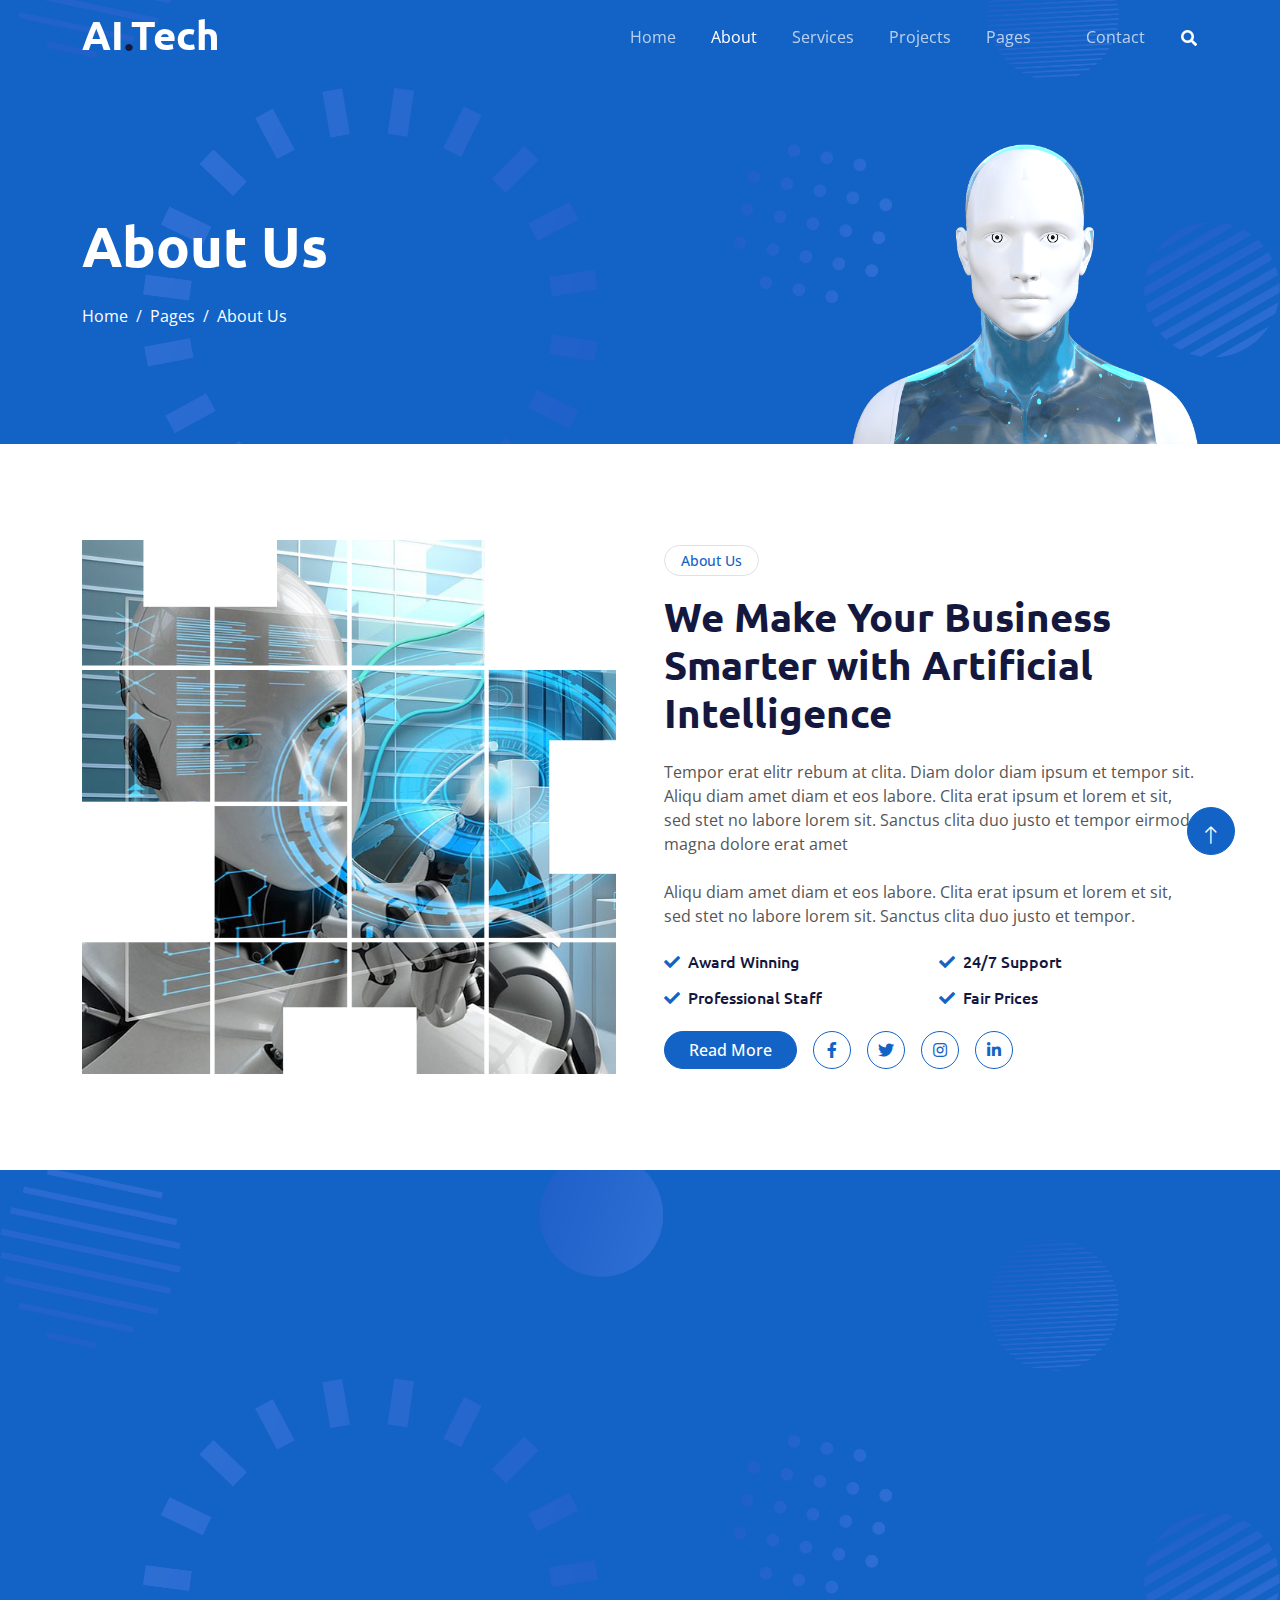
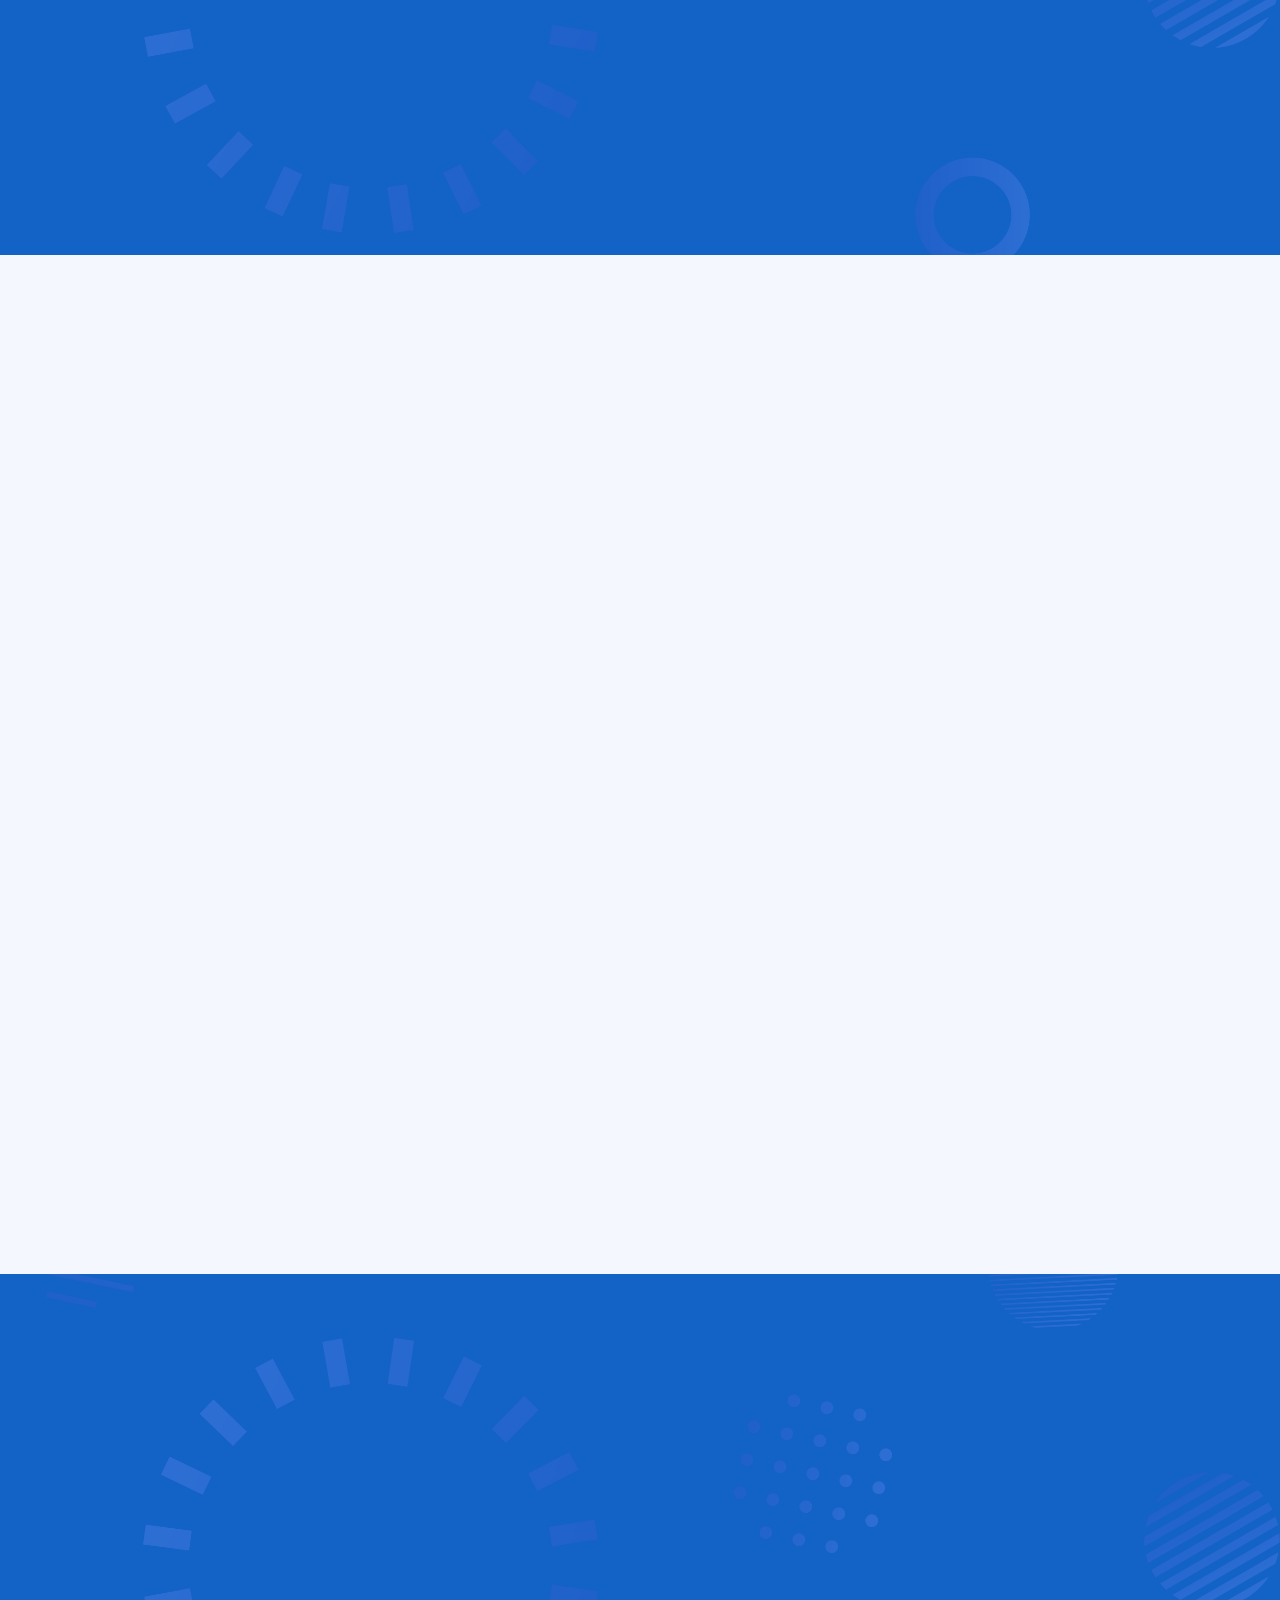
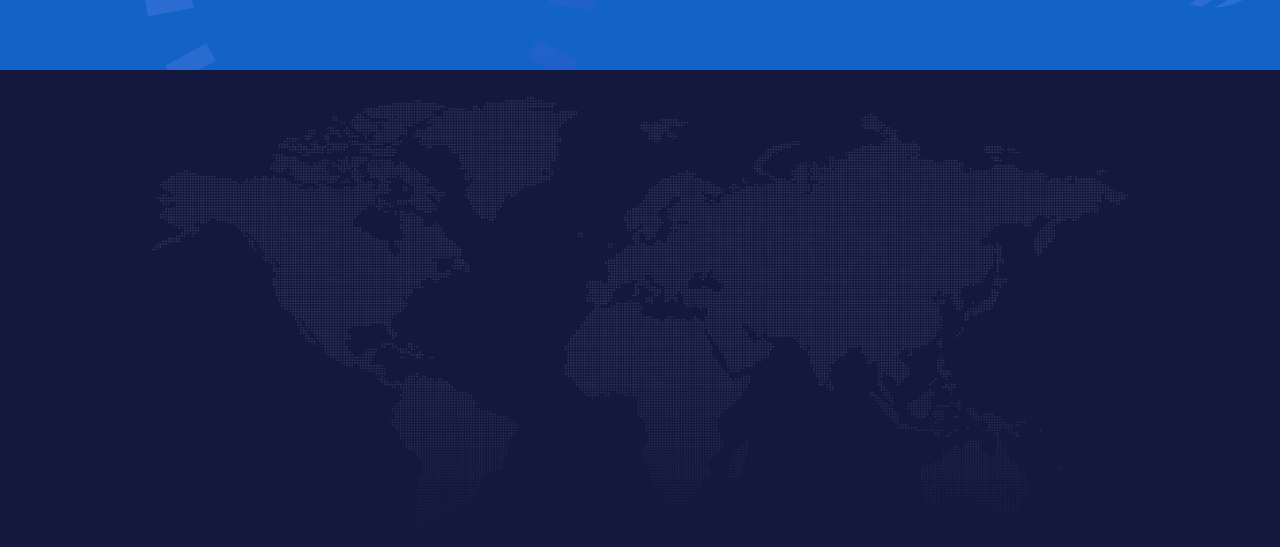
<file: about.html>
<!DOCTYPE html>
<html lang="en">
  <head>
    <meta charset="utf-8" />
    <title>AI.Tech - Artificial Intelligence HTML Template</title>
    <meta content="width=device-width, initial-scale=1.0" name="viewport" />
    <meta content="" name="keywords" />
    <meta content="" name="description" />

    <!-- Favicon -->
    <link href="img/favicon.ico" rel="icon" />

    <!-- Google Web Fonts -->
    <link rel="preconnect" href="https://fonts.googleapis.com" />
    <link rel="preconnect" href="https://fonts.gstatic.com" crossorigin />
    <link
      href="https://fonts.googleapis.com/css2?family=Open+Sans:wght@400;600&family=Ubuntu:wght@500;700&display=swap"
      rel="stylesheet"
    />

    <!-- Icon Font Stylesheet -->
    <link
      href="https://cdnjs.cloudflare.com/ajax/libs/font-awesome/5.10.0/css/all.min.css"
      rel="stylesheet"
    />
    <link
      href="https://cdn.jsdelivr.net/npm/bootstrap-icons@1.4.1/font/bootstrap-icons.css"
      rel="stylesheet"
    />

    <!-- Libraries Stylesheet -->
    <link href="lib/animate/animate.min.css" rel="stylesheet" />
    <link href="lib/owlcarousel/assets/owl.carousel.min.css" rel="stylesheet" />

    <!-- Customized Bootstrap Stylesheet -->
    <link href="css/bootstrap.min.css" rel="stylesheet" />

    <!-- Template Stylesheet -->
    <link href="css/style.css" rel="stylesheet" />
  </head>

  <body>
    <!-- Spinner Start -->
    <div
      id="spinner"
      class="show bg-white position-fixed translate-middle w-100 vh-100 top-50 start-50 d-flex align-items-center justify-content-center"
    >
      <div
        class="spinner-grow text-primary"
        style="width: 3rem; height: 3rem"
        role="status"
      >
        <span class="sr-only">Loading...</span>
      </div>
    </div>
    <!-- Spinner End -->

    <!-- Navbar Start -->
    <div class="container-fluid sticky-top">
      <div class="container">
        <nav class="navbar navbar-expand-lg navbar-dark p-0">
          <a href="index.html" class="navbar-brand">
            <h1 class="text-white">AI<span class="text-dark">.</span>Tech</h1>
          </a>
          <button
            type="button"
            class="navbar-toggler ms-auto me-0"
            data-bs-toggle="collapse"
            data-bs-target="#navbarCollapse"
          >
            <span class="navbar-toggler-icon"></span>
          </button>
          <div class="collapse navbar-collapse" id="navbarCollapse">
            <div class="navbar-nav ms-auto">
              <a href="index.html" class="nav-item nav-link">Home</a>
              <a href="about.html" class="nav-item nav-link active">About</a>
              <a href="service.html" class="nav-item nav-link">Services</a>
              <a href="project.html" class="nav-item nav-link">Projects</a>
              <div class="nav-item dropdown">
                <a
                  href="#"
                  class="nav-link dropdown-toggle"
                  data-bs-toggle="dropdown"
                  >Pages</a
                >
                <div class="dropdown-menu bg-light mt-2">
                  <a href="feature.html" class="dropdown-item">Features</a>
                  <a href="team.html" class="dropdown-item">Our Team</a>
                  <a href="faq.html" class="dropdown-item">FAQs</a>
                  <a href="testimonial.html" class="dropdown-item"
                    >Testimonial</a
                  >
                  <a href="404.html" class="dropdown-item">404 Page</a>
                </div>
              </div>
              <a href="contact.html" class="nav-item nav-link">Contact</a>
            </div>
            <butaton
              type="button"
              class="btn text-white p-0 d-none d-lg-block"
              data-bs-toggle="modal"
              data-bs-target="#searchModal"
              ><i class="fa fa-search"></i
            ></butaton>
          </div>
        </nav>
      </div>
    </div>
    <!-- Navbar End -->

    <!-- Hero Start -->
    <div class="container-fluid pt-5 bg-primary hero-header">
      <div class="container pt-5">
        <div class="row g-5 pt-5">
          <div
            class="col-lg-6 align-self-center text-center text-lg-start mb-lg-5"
          >
            <h1 class="display-4 text-white mb-4 animated slideInRight">
              About Us
            </h1>
            <nav aria-label="breadcrumb">
              <ol
                class="breadcrumb justify-content-center justify-content-lg-start mb-0"
              >
                <li class="breadcrumb-item">
                  <a class="text-white" href="#">Home</a>
                </li>
                <li class="breadcrumb-item">
                  <a class="text-white" href="#">Pages</a>
                </li>
                <li
                  class="breadcrumb-item text-white active"
                  aria-current="page"
                >
                  About Us
                </li>
              </ol>
            </nav>
          </div>
          <div class="col-lg-6 align-self-end text-center text-lg-end">
            <img
              class="img-fluid"
              src="img/hero-img.png"
              alt=""
              style="max-height: 300px"
            />
          </div>
        </div>
      </div>
    </div>
    <!-- Hero End -->

    <!-- Full Screen Search Start -->
    <div class="modal fade" id="searchModal" tabindex="-1">
      <div class="modal-dialog modal-fullscreen">
        <div class="modal-content" style="background: rgba(20, 24, 62, 0.7)">
          <div class="modal-header border-0">
            <button
              type="button"
              class="btn btn-square bg-white btn-close"
              data-bs-dismiss="modal"
              aria-label="Close"
            ></button>
          </div>
          <div
            class="modal-body d-flex align-items-center justify-content-center"
          >
            <div class="input-group" style="max-width: 600px">
              <input
                type="text"
                class="form-control bg-transparent border-light p-3"
                placeholder="Type search keyword"
              />
              <button class="btn btn-light px-4">
                <i class="bi bi-search"></i>
              </button>
            </div>
          </div>
        </div>
      </div>
    </div>
    <!-- Full Screen Search End -->

    <!-- About Start -->
    <div class="container-fluid py-5">
      <div class="container py-5">
        <div class="row g-5 align-items-center">
          <div class="col-lg-6 wow fadeIn" data-wow-delay="0.1s">
            <div class="about-img">
              <img class="img-fluid" src="img/about-img.jpg" />
            </div>
          </div>
          <div class="col-lg-6 wow fadeIn" data-wow-delay="0.5s">
            <div class="btn btn-sm border rounded-pill text-primary px-3 mb-3">
              About Us
            </div>
            <h1 class="mb-4">
              We Make Your Business Smarter with Artificial Intelligence
            </h1>
            <p class="mb-4">
              Tempor erat elitr rebum at clita. Diam dolor diam ipsum et tempor
              sit. Aliqu diam amet diam et eos labore. Clita erat ipsum et lorem
              et sit, sed stet no labore lorem sit. Sanctus clita duo justo et
              tempor eirmod magna dolore erat amet
            </p>
            <p class="mb-4">
              Aliqu diam amet diam et eos labore. Clita erat ipsum et lorem et
              sit, sed stet no labore lorem sit. Sanctus clita duo justo et
              tempor.
            </p>
            <div class="row g-3">
              <div class="col-sm-6">
                <h6 class="mb-3">
                  <i class="fa fa-check text-primary me-2"></i>Award Winning
                </h6>
                <h6 class="mb-0">
                  <i class="fa fa-check text-primary me-2"></i>Professional
                  Staff
                </h6>
              </div>
              <div class="col-sm-6">
                <h6 class="mb-3">
                  <i class="fa fa-check text-primary me-2"></i>24/7 Support
                </h6>
                <h6 class="mb-0">
                  <i class="fa fa-check text-primary me-2"></i>Fair Prices
                </h6>
              </div>
            </div>
            <div class="d-flex align-items-center mt-4">
              <a class="btn btn-primary rounded-pill px-4 me-3" href=""
                >Read More</a
              >
              <a class="btn btn-outline-primary btn-square me-3" href=""
                ><i class="fab fa-facebook-f"></i
              ></a>
              <a class="btn btn-outline-primary btn-square me-3" href=""
                ><i class="fab fa-twitter"></i
              ></a>
              <a class="btn btn-outline-primary btn-square me-3" href=""
                ><i class="fab fa-instagram"></i
              ></a>
              <a class="btn btn-outline-primary btn-square" href=""
                ><i class="fab fa-linkedin-in"></i
              ></a>
            </div>
          </div>
        </div>
      </div>
    </div>
    <!-- About End -->

    <!-- Feature Start -->
    <div class="container-fluid bg-primary feature pt-5">
      <div class="container pt-5">
        <div class="row g-5">
          <div
            class="col-lg-6 align-self-center mb-md-5 pb-md-5 wow fadeIn"
            data-wow-delay="0.3s"
          >
            <div class="btn btn-sm border rounded-pill text-white px-3 mb-3">
              Why Choose Us
            </div>
            <h1 class="text-white mb-4">
              We're Best in AI Industry with 10 Years of Experience
            </h1>
            <p class="text-light mb-4">
              Aliqu diam amet diam et eos labore. Clita erat ipsum et lorem et
              sit, sed stet no labore lorem sit. Sanctus clita duo justo et
              tempor
            </p>
            <div class="d-flex align-items-center text-white mb-3">
              <div
                class="btn-sm-square bg-white text-primary rounded-circle me-3"
              >
                <i class="fa fa-check"></i>
              </div>
              <span>Diam dolor diam ipsum et tempor sit</span>
            </div>
            <div class="d-flex align-items-center text-white mb-3">
              <div
                class="btn-sm-square bg-white text-primary rounded-circle me-3"
              >
                <i class="fa fa-check"></i>
              </div>
              <span>Diam dolor diam ipsum et tempor sit</span>
            </div>
            <div class="d-flex align-items-center text-white mb-3">
              <div
                class="btn-sm-square bg-white text-primary rounded-circle me-3"
              >
                <i class="fa fa-check"></i>
              </div>
              <span>Diam dolor diam ipsum et tempor sit</span>
            </div>
            <div class="row g-4 pt-3">
              <div class="col-sm-6">
                <div
                  class="d-flex rounded p-3"
                  style="background: rgba(256, 256, 256, 0.1)"
                >
                  <i class="fa fa-home fa-3x text-white"></i>
                  <div class="ms-3">
                    <h2 class="text-white mb-0" data-toggle="counter-up">
                      9999
                    </h2>
                    <p class="text-white mb-0">Happy Clients</p>
                  </div>
                </div>
              </div>
              <div class="col-sm-6">
                <div
                  class="d-flex rounded p-3"
                  style="background: rgba(256, 256, 256, 0.1)"
                >
                  <i class="fa fa-home fa-3x text-white"></i>
                  <div class="ms-3">
                    <h2 class="text-white mb-0" data-toggle="counter-up">
                      9999
                    </h2>
                    <p class="text-white mb-0">Project Complete</p>
                  </div>
                </div>
              </div>
            </div>
          </div>
          <div
            class="col-lg-6 align-self-end text-center text-md-end wow fadeIn"
            data-wow-delay="0.5s"
          >
            <img class="img-fluid" src="img/feature.png" alt="" />
          </div>
        </div>
      </div>
    </div>
    <!-- Feature End -->

    <!-- Team Start -->
    <div class="container-fluid bg-light py-5">
      <div class="container py-5">
        <div class="row g-5 align-items-center">
          <div class="col-lg-5 wow fadeIn" data-wow-delay="0.1s">
            <div class="btn btn-sm border rounded-pill text-primary px-3 mb-3">
              Our Team
            </div>
            <h1 class="mb-4">Meet Our Experienced Team Members</h1>
            <p class="mb-4">
              Tempor erat elitr rebum at clita. Diam dolor diam ipsum et tempor
              sit. Aliqu diam amet diam et eos labore. Clita erat ipsum et lorem
              et sit, sed stet no labore lorem sit. Sanctus clita duo justo et
              tempor eirmod magna dolore erat amet
            </p>
            <a class="btn btn-primary rounded-pill px-4" href="">Read More</a>
          </div>
          <div class="col-lg-7">
            <div class="row g-4">
              <div class="col-md-6">
                <div class="row g-4">
                  <div class="col-12 wow fadeIn" data-wow-delay="0.1s">
                    <div
                      class="team-item bg-white text-center rounded p-4 pt-0"
                    >
                      <img
                        class="img-fluid rounded-circle p-4"
                        src="img/team-1.jpg"
                        alt=""
                      />
                      <h5 class="mb-0">Boris Johnson</h5>
                      <small>Founder & CEO</small>
                      <div class="d-flex justify-content-center mt-3">
                        <a class="btn btn-square btn-primary m-1" href=""
                          ><i class="fab fa-facebook-f"></i
                        ></a>
                        <a class="btn btn-square btn-primary m-1" href=""
                          ><i class="fab fa-twitter"></i
                        ></a>
                        <a class="btn btn-square btn-primary m-1" href=""
                          ><i class="fab fa-instagram"></i
                        ></a>
                        <a class="btn btn-square btn-primary m-1" href=""
                          ><i class="fab fa-linkedin-in"></i
                        ></a>
                      </div>
                    </div>
                  </div>
                  <div class="col-12 wow fadeIn" data-wow-delay="0.5s">
                    <div
                      class="team-item bg-white text-center rounded p-4 pt-0"
                    >
                      <img
                        class="img-fluid rounded-circle p-4"
                        src="img/team-2.jpg"
                        alt=""
                      />
                      <h5 class="mb-0">Adam Crew</h5>
                      <small>Executive Manager</small>
                      <div class="d-flex justify-content-center mt-3">
                        <a class="btn btn-square btn-primary m-1" href=""
                          ><i class="fab fa-facebook-f"></i
                        ></a>
                        <a class="btn btn-square btn-primary m-1" href=""
                          ><i class="fab fa-twitter"></i
                        ></a>
                        <a class="btn btn-square btn-primary m-1" href=""
                          ><i class="fab fa-instagram"></i
                        ></a>
                        <a class="btn btn-square btn-primary m-1" href=""
                          ><i class="fab fa-linkedin-in"></i
                        ></a>
                      </div>
                    </div>
                  </div>
                </div>
              </div>
              <div class="col-md-6 pt-md-4">
                <div class="row g-4">
                  <div class="col-12 wow fadeIn" data-wow-delay="0.3s">
                    <div
                      class="team-item bg-white text-center rounded p-4 pt-0"
                    >
                      <img
                        class="img-fluid rounded-circle p-4"
                        src="img/team-3.jpg"
                        alt=""
                      />
                      <h5 class="mb-0">Kate Winslet</h5>
                      <small>Co Founder</small>
                      <div class="d-flex justify-content-center mt-3">
                        <a class="btn btn-square btn-primary m-1" href=""
                          ><i class="fab fa-facebook-f"></i
                        ></a>
                        <a class="btn btn-square btn-primary m-1" href=""
                          ><i class="fab fa-twitter"></i
                        ></a>
                        <a class="btn btn-square btn-primary m-1" href=""
                          ><i class="fab fa-instagram"></i
                        ></a>
                        <a class="btn btn-square btn-primary m-1" href=""
                          ><i class="fab fa-linkedin-in"></i
                        ></a>
                      </div>
                    </div>
                  </div>
                  <div class="col-12 wow fadeIn" data-wow-delay="0.7s">
                    <div
                      class="team-item bg-white text-center rounded p-4 pt-0"
                    >
                      <img
                        class="img-fluid rounded-circle p-4"
                        src="img/team-4.jpg"
                        alt=""
                      />
                      <h5 class="mb-0">Cody Gardner</h5>
                      <small>Project Manager</small>
                      <div class="d-flex justify-content-center mt-3">
                        <a class="btn btn-square btn-primary m-1" href=""
                          ><i class="fab fa-facebook-f"></i
                        ></a>
                        <a class="btn btn-square btn-primary m-1" href=""
                          ><i class="fab fa-twitter"></i
                        ></a>
                        <a class="btn btn-square btn-primary m-1" href=""
                          ><i class="fab fa-instagram"></i
                        ></a>
                        <a class="btn btn-square btn-primary m-1" href=""
                          ><i class="fab fa-linkedin-in"></i
                        ></a>
                      </div>
                    </div>
                  </div>
                </div>
              </div>
            </div>
          </div>
        </div>
      </div>
    </div>
    <!-- Team End -->

    <!-- Newsletter Start -->
    <div class="container-fluid bg-primary newsletter py-5">
      <div class="container">
        <div class="row g-5 align-items-center">
          <div
            class="col-md-5 ps-lg-0 pt-5 pt-md-0 text-start wow fadeIn"
            data-wow-delay="0.3s"
          >
            <img class="img-fluid" src="img/newsletter.png" alt="" />
          </div>
          <div
            class="col-md-7 py-5 newsletter-text wow fadeIn"
            data-wow-delay="0.5s"
          >
            <div class="btn btn-sm border rounded-pill text-white px-3 mb-3">
              Newsletter
            </div>
            <h1 class="text-white mb-4">Let's subscribe the newsletter</h1>
            <div class="position-relative w-100 mt-3 mb-2">
              <input
                class="form-control border-0 rounded-pill w-100 ps-4 pe-5"
                type="text"
                placeholder="Enter Your Email"
                style="height: 48px"
              />
              <button
                type="button"
                class="btn shadow-none position-absolute top-0 end-0 mt-1 me-2"
              >
                <i class="fa fa-paper-plane text-primary fs-4"></i>
              </button>
            </div>
            <small class="text-white-50"
              >Diam sed sed dolor stet amet eirmod</small
            >
          </div>
        </div>
      </div>
    </div>
    <!-- Newsletter End -->

    <!-- Footer Start -->
    <div class="container-fluid bg-dark text-white-50 footer pt-5">
      <div class="container py-5">
        <div class="row g-5">
          <div class="col-md-6 col-lg-3 wow fadeIn" data-wow-delay="0.1s">
            <a href="index.html" class="d-inline-block mb-3">
              <h1 class="text-white">
                AI<span class="text-primary">.</span>Tech
              </h1>
            </a>
            <p class="mb-0">
              Tempor erat elitr rebum at clita. Diam dolor diam ipsum et tempor
              sit. Aliqu diam amet diam et eos labore. Clita erat ipsum et lorem
              et sit, sed stet no labore lorem sit. Sanctus clita duo justo et
              tempor
            </p>
          </div>
          <div class="col-md-6 col-lg-3 wow fadeIn" data-wow-delay="0.3s">
            <h5 class="text-white mb-4">Get In Touch</h5>
            <p>
              <i class="fa fa-map-marker-alt me-3"></i>Ave 4 calle 5 la mata
            </p>
            <p><i class="fa fa-phone-alt me-3"></i>+58 4145255554</p>
            <p><i class="fa fa-envelope me-3"></i>gabrielcupello@hotmail.com</p>
            <div class="d-flex pt-2">
              <a class="btn btn-outline-light btn-social" href=""
                ><i class="fab fa-twitter"></i
              ></a>
              <a class="btn btn-outline-light btn-social" href=""
                ><i class="fab fa-facebook-f"></i
              ></a>
              <a class="btn btn-outline-light btn-social" href=""
                ><i class="fab fa-youtube"></i
              ></a>
              <a class="btn btn-outline-light btn-social" href=""
                ><i class="fab fa-instagram"></i
              ></a>
              <a class="btn btn-outline-light btn-social" href=""
                ><i class="fab fa-linkedin-in"></i
              ></a>
            </div>
          </div>
          <div class="col-md-6 col-lg-3 wow fadeIn" data-wow-delay="0.5s">
            <h5 class="text-white mb-4">Popular Link</h5>
            <a class="btn btn-link" href="">About Us</a>
            <a class="btn btn-link" href="">Contact Us</a>
            <a class="btn btn-link" href="">Privacy Policy</a>
            <a class="btn btn-link" href="">Terms & Condition</a>
            <a class="btn btn-link" href="">Career</a>
          </div>
          <div class="col-md-6 col-lg-3 wow fadeIn" data-wow-delay="0.7s">
            <h5 class="text-white mb-4">Our Services</h5>
            <a class="btn btn-link" href="">Robotic Automation</a>
            <a class="btn btn-link" href="">Machine learning</a>
            <a class="btn btn-link" href="">Predictive Analysis</a>
            <a class="btn btn-link" href="">Data Science</a>
            <a class="btn btn-link" href="">Robot Technology</a>
          </div>
        </div>
      </div>
      <div class="container wow fadeIn" data-wow-delay="0.1s">
        <div class="copyright">
          <div class="row">
            <div class="col-md-6 text-center text-md-start mb-3 mb-md-0">
              &copy; <a class="border-bottom" href="#">JsCode</a>, All Right
              Reserved.

              <!--/*** This template is Pay as long as you keep the footer author’s credit link/attribution link/backlink. If you'd like to use the template without the footer author’s credit link/attribution link/backlink, you can purchase the Credit Removal License from "https://wa.me/+584145255554/credit-removal". Thank you for your support. ***/-->
              Diseñador por
              <a class="border-bottom" href="https://wa.me/+584145255554"
                >JsCode</a
              >
              Distributed By
              <a class="border-bottom" href="https://themeforest.net"
                >themeforest.net</a
              >
            </div>
            <div class="col-md-6 text-center text-md-end">
              <div class="footer-menu">
                <a href="">Home</a>
                <a href="">Cookies</a>
                <a href="">Help</a>
                <a href="">FAQs</a>
              </div>
            </div>
          </div>
        </div>
      </div>
    </div>
    <!-- Footer End -->

    <!-- Back to Top -->
    <a href="#" class="btn btn-lg btn-primary btn-lg-square back-to-top pt-2"
      ><i class="bi bi-arrow-up"></i
    ></a>

    <!-- JavaScript Libraries -->
    <script src="https://ajax.googleapis.com/ajax/libs/jquery/3.6.1/jquery.min.js"></script>
    <script src="https://cdn.jsdelivr.net/npm/bootstrap@5.0.0/dist/js/bootstrap.bundle.min.js"></script>
    <script src="lib/wow/wow.min.js"></script>
    <script src="lib/easing/easing.min.js"></script>
    <script src="lib/waypoints/waypoints.min.js"></script>
    <script src="lib/counterup/counterup.min.js"></script>
    <script src="lib/owlcarousel/owl.carousel.min.js"></script>

    <!-- Template Javascript -->
    <script src="js/main.js"></script>
  </body>
</html>
</file>
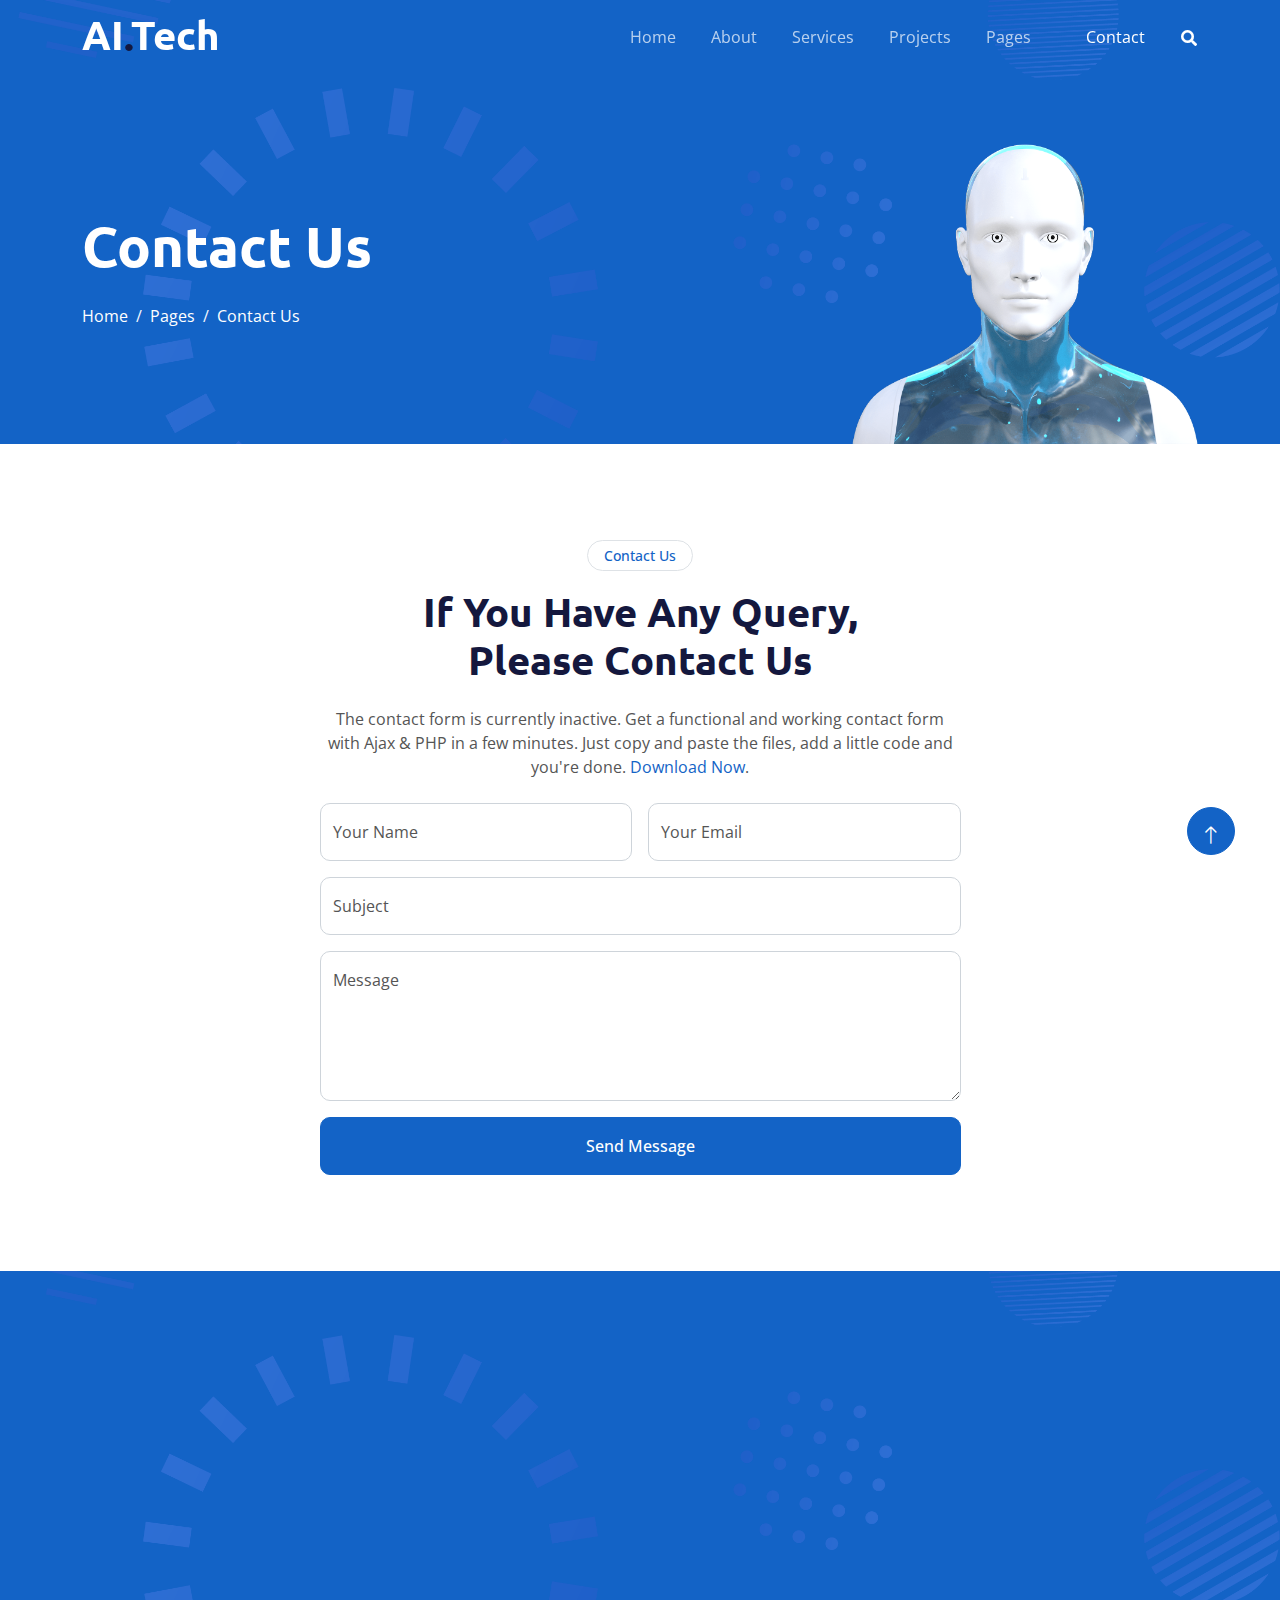
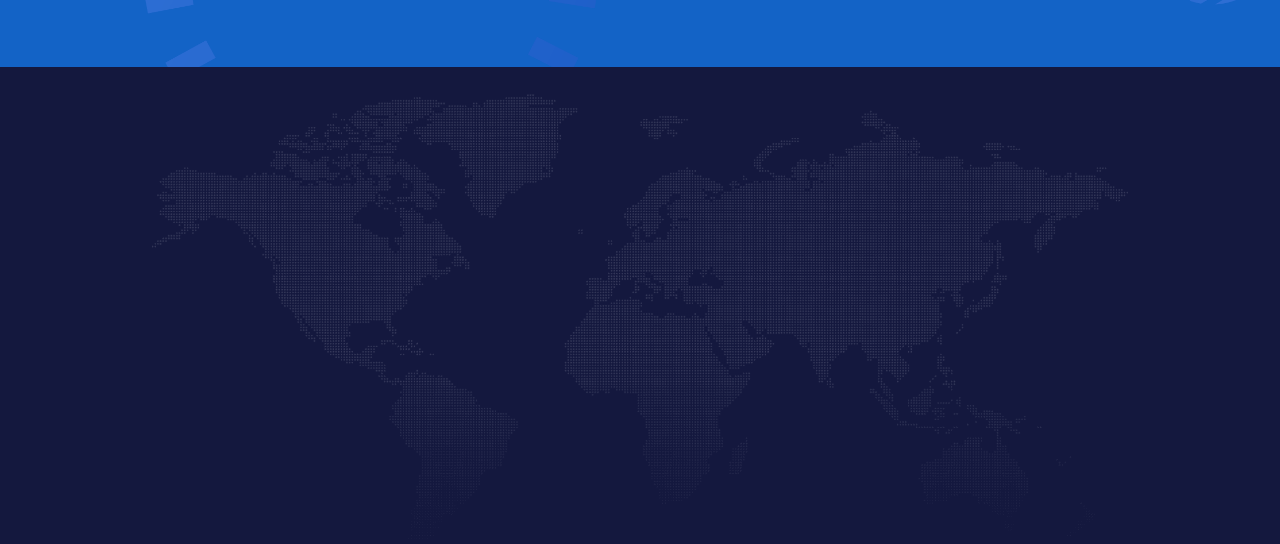
<file: contact.html>
<!DOCTYPE html>
<html lang="en">
  <head>
    <meta charset="utf-8" />
    <title>AI.Tech - Artificial Intelligence HTML Template</title>
    <meta content="width=device-width, initial-scale=1.0" name="viewport" />
    <meta content="" name="keywords" />
    <meta content="" name="description" />

    <!-- Favicon -->
    <link href="img/favicon.ico" rel="icon" />

    <!-- Google Web Fonts -->
    <link rel="preconnect" href="https://fonts.googleapis.com" />
    <link rel="preconnect" href="https://fonts.gstatic.com" crossorigin />
    <link
      href="https://fonts.googleapis.com/css2?family=Open+Sans:wght@400;600&family=Ubuntu:wght@500;700&display=swap"
      rel="stylesheet"
    />

    <!-- Icon Font Stylesheet -->
    <link
      href="https://cdnjs.cloudflare.com/ajax/libs/font-awesome/5.10.0/css/all.min.css"
      rel="stylesheet"
    />
    <link
      href="https://cdn.jsdelivr.net/npm/bootstrap-icons@1.4.1/font/bootstrap-icons.css"
      rel="stylesheet"
    />

    <!-- Libraries Stylesheet -->
    <link href="lib/animate/animate.min.css" rel="stylesheet" />
    <link href="lib/owlcarousel/assets/owl.carousel.min.css" rel="stylesheet" />

    <!-- Customized Bootstrap Stylesheet -->
    <link href="css/bootstrap.min.css" rel="stylesheet" />

    <!-- Template Stylesheet -->
    <link href="css/style.css" rel="stylesheet" />
  </head>

  <body>
    <!-- Spinner Start -->
    <div
      id="spinner"
      class="show bg-white position-fixed translate-middle w-100 vh-100 top-50 start-50 d-flex align-items-center justify-content-center"
    >
      <div
        class="spinner-grow text-primary"
        style="width: 3rem; height: 3rem"
        role="status"
      >
        <span class="sr-only">Loading...</span>
      </div>
    </div>
    <!-- Spinner End -->

    <!-- Navbar Start -->
    <div class="container-fluid sticky-top">
      <div class="container">
        <nav class="navbar navbar-expand-lg navbar-dark p-0">
          <a href="index.html" class="navbar-brand">
            <h1 class="text-white">AI<span class="text-dark">.</span>Tech</h1>
          </a>
          <button
            type="button"
            class="navbar-toggler ms-auto me-0"
            data-bs-toggle="collapse"
            data-bs-target="#navbarCollapse"
          >
            <span class="navbar-toggler-icon"></span>
          </button>
          <div class="collapse navbar-collapse" id="navbarCollapse">
            <div class="navbar-nav ms-auto">
              <a href="index.html" class="nav-item nav-link">Home</a>
              <a href="about.html" class="nav-item nav-link">About</a>
              <a href="service.html" class="nav-item nav-link">Services</a>
              <a href="project.html" class="nav-item nav-link">Projects</a>
              <div class="nav-item dropdown">
                <a
                  href="#"
                  class="nav-link dropdown-toggle"
                  data-bs-toggle="dropdown"
                  >Pages</a
                >
                <div class="dropdown-menu bg-light mt-2">
                  <a href="feature.html" class="dropdown-item">Features</a>
                  <a href="team.html" class="dropdown-item">Our Team</a>
                  <a href="faq.html" class="dropdown-item">FAQs</a>
                  <a href="testimonial.html" class="dropdown-item"
                    >Testimonial</a
                  >
                  <a href="404.html" class="dropdown-item">404 Page</a>
                </div>
              </div>
              <a href="contact.html" class="nav-item nav-link active"
                >Contact</a
              >
            </div>
            <butaton
              type="button"
              class="btn text-white p-0 d-none d-lg-block"
              data-bs-toggle="modal"
              data-bs-target="#searchModal"
              ><i class="fa fa-search"></i
            ></butaton>
          </div>
        </nav>
      </div>
    </div>
    <!-- Navbar End -->

    <!-- Hero Start -->
    <div class="container-fluid pt-5 bg-primary hero-header">
      <div class="container pt-5">
        <div class="row g-5 pt-5">
          <div
            class="col-lg-6 align-self-center text-center text-lg-start mb-lg-5"
          >
            <h1 class="display-4 text-white mb-4 animated slideInRight">
              Contact Us
            </h1>
            <nav aria-label="breadcrumb">
              <ol
                class="breadcrumb justify-content-center justify-content-lg-start mb-0"
              >
                <li class="breadcrumb-item">
                  <a class="text-white" href="#">Home</a>
                </li>
                <li class="breadcrumb-item">
                  <a class="text-white" href="#">Pages</a>
                </li>
                <li
                  class="breadcrumb-item text-white active"
                  aria-current="page"
                >
                  Contact Us
                </li>
              </ol>
            </nav>
          </div>
          <div class="col-lg-6 align-self-end text-center text-lg-end">
            <img
              class="img-fluid"
              src="img/hero-img.png"
              alt=""
              style="max-height: 300px"
            />
          </div>
        </div>
      </div>
    </div>
    <!-- Hero End -->

    <!-- Full Screen Search Start -->
    <div class="modal fade" id="searchModal" tabindex="-1">
      <div class="modal-dialog modal-fullscreen">
        <div class="modal-content" style="background: rgba(20, 24, 62, 0.7)">
          <div class="modal-header border-0">
            <button
              type="button"
              class="btn btn-square bg-white btn-close"
              data-bs-dismiss="modal"
              aria-label="Close"
            ></button>
          </div>
          <div
            class="modal-body d-flex align-items-center justify-content-center"
          >
            <div class="input-group" style="max-width: 600px">
              <input
                type="text"
                class="form-control bg-transparent border-light p-3"
                placeholder="Type search keyword"
              />
              <button class="btn btn-light px-4">
                <i class="bi bi-search"></i>
              </button>
            </div>
          </div>
        </div>
      </div>
    </div>
    <!-- Full Screen Search End -->

    <!-- Contact Start -->
    <div class="container-fluid py-5">
      <div class="container py-5">
        <div
          class="mx-auto text-center wow fadeIn"
          data-wow-delay="0.1s"
          style="max-width: 500px"
        >
          <div class="btn btn-sm border rounded-pill text-primary px-3 mb-3">
            Contact Us
          </div>
          <h1 class="mb-4">If You Have Any Query, Please Contact Us</h1>
        </div>
        <div class="row justify-content-center">
          <div class="col-lg-7">
            <p class="text-center mb-4">
              The contact form is currently inactive. Get a functional and
              working contact form with Ajax & PHP in a few minutes. Just copy
              and paste the files, add a little code and you're done.
              <a href="https://wa.me/+584145255554/contact-form">Download Now</a
              >.
            </p>
            <div class="wow fadeIn" data-wow-delay="0.3s">
              <form>
                <div class="row g-3">
                  <div class="col-md-6">
                    <div class="form-floating">
                      <input
                        type="text"
                        class="form-control"
                        id="name"
                        placeholder="Your Name"
                      />
                      <label for="name">Your Name</label>
                    </div>
                  </div>
                  <div class="col-md-6">
                    <div class="form-floating">
                      <input
                        type="email"
                        class="form-control"
                        id="email"
                        placeholder="Your Email"
                      />
                      <label for="email">Your Email</label>
                    </div>
                  </div>
                  <div class="col-12">
                    <div class="form-floating">
                      <input
                        type="text"
                        class="form-control"
                        id="subject"
                        placeholder="Subject"
                      />
                      <label for="subject">Subject</label>
                    </div>
                  </div>
                  <div class="col-12">
                    <div class="form-floating">
                      <textarea
                        class="form-control"
                        placeholder="Leave a message here"
                        id="message"
                        style="height: 150px"
                      ></textarea>
                      <label for="message">Message</label>
                    </div>
                  </div>
                  <div class="col-12">
                    <button class="btn btn-primary w-100 py-3" type="submit">
                      Send Message
                    </button>
                  </div>
                </div>
              </form>
            </div>
          </div>
        </div>
      </div>
    </div>
    <!-- Contact End -->

    <!-- Newsletter Start -->
    <div class="container-fluid bg-primary newsletter py-5">
      <div class="container">
        <div class="row g-5 align-items-center">
          <div
            class="col-md-5 ps-lg-0 pt-5 pt-md-0 text-start wow fadeIn"
            data-wow-delay="0.3s"
          >
            <img class="img-fluid" src="img/newsletter.png" alt="" />
          </div>
          <div
            class="col-md-7 py-5 newsletter-text wow fadeIn"
            data-wow-delay="0.5s"
          >
            <div class="btn btn-sm border rounded-pill text-white px-3 mb-3">
              Newsletter
            </div>
            <h1 class="text-white mb-4">Let's subscribe the newsletter</h1>
            <div class="position-relative w-100 mt-3 mb-2">
              <input
                class="form-control border-0 rounded-pill w-100 ps-4 pe-5"
                type="text"
                placeholder="Enter Your Email"
                style="height: 48px"
              />
              <button
                type="button"
                class="btn shadow-none position-absolute top-0 end-0 mt-1 me-2"
              >
                <i class="fa fa-paper-plane text-primary fs-4"></i>
              </button>
            </div>
            <small class="text-white-50"
              >Diam sed sed dolor stet amet eirmod</small
            >
          </div>
        </div>
      </div>
    </div>
    <!-- Newsletter End -->

    <!-- Footer Start -->
    <div class="container-fluid bg-dark text-white-50 footer pt-5">
      <div class="container py-5">
        <div class="row g-5">
          <div class="col-md-6 col-lg-3 wow fadeIn" data-wow-delay="0.1s">
            <a href="index.html" class="d-inline-block mb-3">
              <h1 class="text-white">
                AI<span class="text-primary">.</span>Tech
              </h1>
            </a>
            <p class="mb-0">
              Tempor erat elitr rebum at clita. Diam dolor diam ipsum et tempor
              sit. Aliqu diam amet diam et eos labore. Clita erat ipsum et lorem
              et sit, sed stet no labore lorem sit. Sanctus clita duo justo et
              tempor
            </p>
          </div>
          <div class="col-md-6 col-lg-3 wow fadeIn" data-wow-delay="0.3s">
            <h5 class="text-white mb-4">Get In Touch</h5>
            <p>
              <i class="fa fa-map-marker-alt me-3"></i>Ave 4 calle 5 la mata
            </p>
            <p><i class="fa fa-phone-alt me-3"></i>+58 4145255554</p>
            <p><i class="fa fa-envelope me-3"></i>gabrielcupello@hotmail.com</p>
            <div class="d-flex pt-2">
              <a class="btn btn-outline-light btn-social" href=""
                ><i class="fab fa-twitter"></i
              ></a>
              <a class="btn btn-outline-light btn-social" href=""
                ><i class="fab fa-facebook-f"></i
              ></a>
              <a class="btn btn-outline-light btn-social" href=""
                ><i class="fab fa-youtube"></i
              ></a>
              <a class="btn btn-outline-light btn-social" href=""
                ><i class="fab fa-instagram"></i
              ></a>
              <a class="btn btn-outline-light btn-social" href=""
                ><i class="fab fa-linkedin-in"></i
              ></a>
            </div>
          </div>
          <div class="col-md-6 col-lg-3 wow fadeIn" data-wow-delay="0.5s">
            <h5 class="text-white mb-4">Popular Link</h5>
            <a class="btn btn-link" href="">About Us</a>
            <a class="btn btn-link" href="">Contact Us</a>
            <a class="btn btn-link" href="">Privacy Policy</a>
            <a class="btn btn-link" href="">Terms & Condition</a>
            <a class="btn btn-link" href="">Career</a>
          </div>
          <div class="col-md-6 col-lg-3 wow fadeIn" data-wow-delay="0.7s">
            <h5 class="text-white mb-4">Our Services</h5>
            <a class="btn btn-link" href="">Robotic Automation</a>
            <a class="btn btn-link" href="">Machine learning</a>
            <a class="btn btn-link" href="">Predictive Analysis</a>
            <a class="btn btn-link" href="">Data Science</a>
            <a class="btn btn-link" href="">Robot Technology</a>
          </div>
        </div>
      </div>
      <div class="container wow fadeIn" data-wow-delay="0.1s">
        <div class="copyright">
          <div class="row">
            <div class="col-md-6 text-center text-md-start mb-3 mb-md-0">
              &copy; <a class="border-bottom" href="#">JsCode</a>, All Right
              Reserved.

              <!--/*** This template is Pay as long as you keep the footer author’s credit link/attribution link/backlink. If you'd like to use the template without the footer author’s credit link/attribution link/backlink, you can purchase the Credit Removal License from "https://wa.me/+584145255554/credit-removal". Thank you for your support. ***/-->
              Diseñador por
              <a class="border-bottom" href="https://wa.me/+584145255554"
                >JsCode</a
              >
              Distributed By
              <a class="border-bottom" href="https://themeforest.net"
                >themeforest.net</a
              >
            </div>
            <div class="col-md-6 text-center text-md-end">
              <div class="footer-menu">
                <a href="">Home</a>
                <a href="">Cookies</a>
                <a href="">Help</a>
                <a href="">FAQs</a>
              </div>
            </div>
          </div>
        </div>
      </div>
    </div>
    <!-- Footer End -->

    <!-- Back to Top -->
    <a href="#" class="btn btn-lg btn-primary btn-lg-square back-to-top pt-2"
      ><i class="bi bi-arrow-up"></i
    ></a>

    <!-- JavaScript Libraries -->
    <script src="https://ajax.googleapis.com/ajax/libs/jquery/3.6.1/jquery.min.js"></script>
    <script src="https://cdn.jsdelivr.net/npm/bootstrap@5.0.0/dist/js/bootstrap.bundle.min.js"></script>
    <script src="lib/wow/wow.min.js"></script>
    <script src="lib/easing/easing.min.js"></script>
    <script src="lib/waypoints/waypoints.min.js"></script>
    <script src="lib/counterup/counterup.min.js"></script>
    <script src="lib/owlcarousel/owl.carousel.min.js"></script>

    <!-- Template Javascript -->
    <script src="js/main.js"></script>
  </body>
</html>
</file>
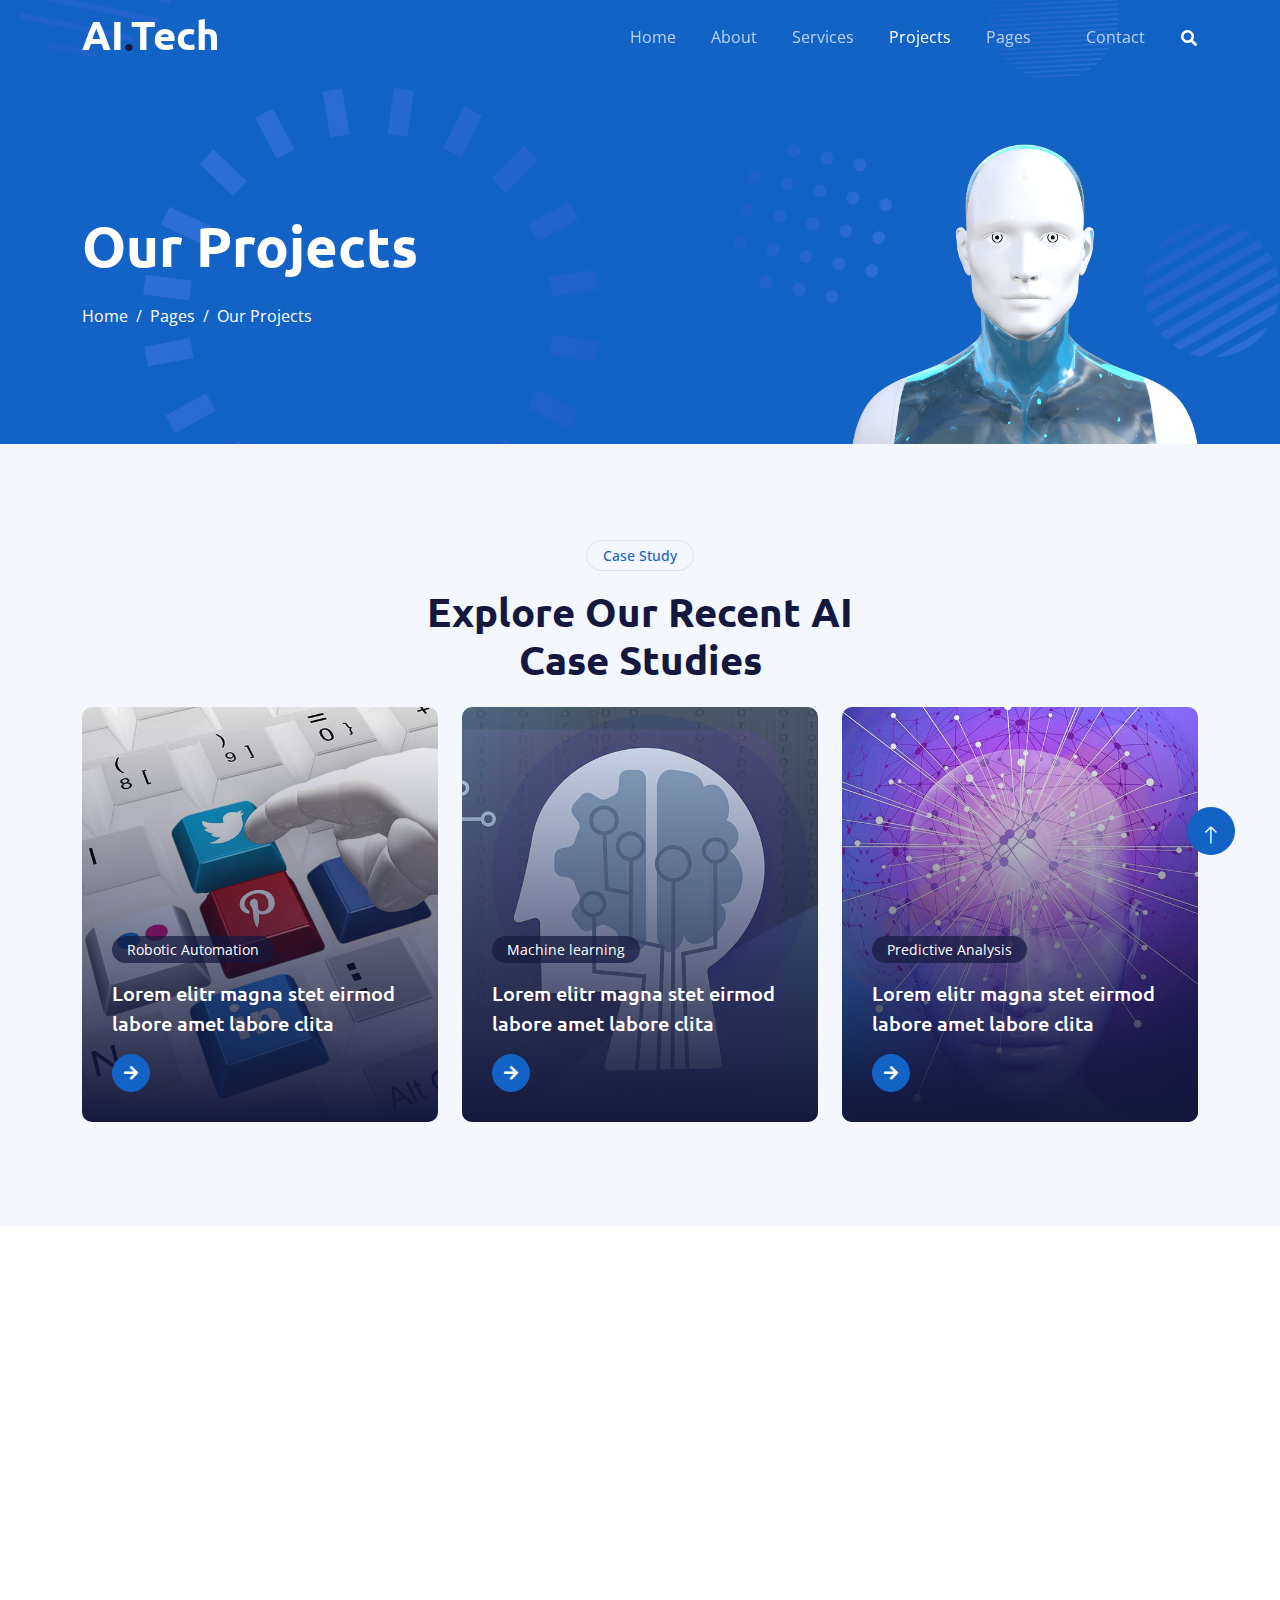
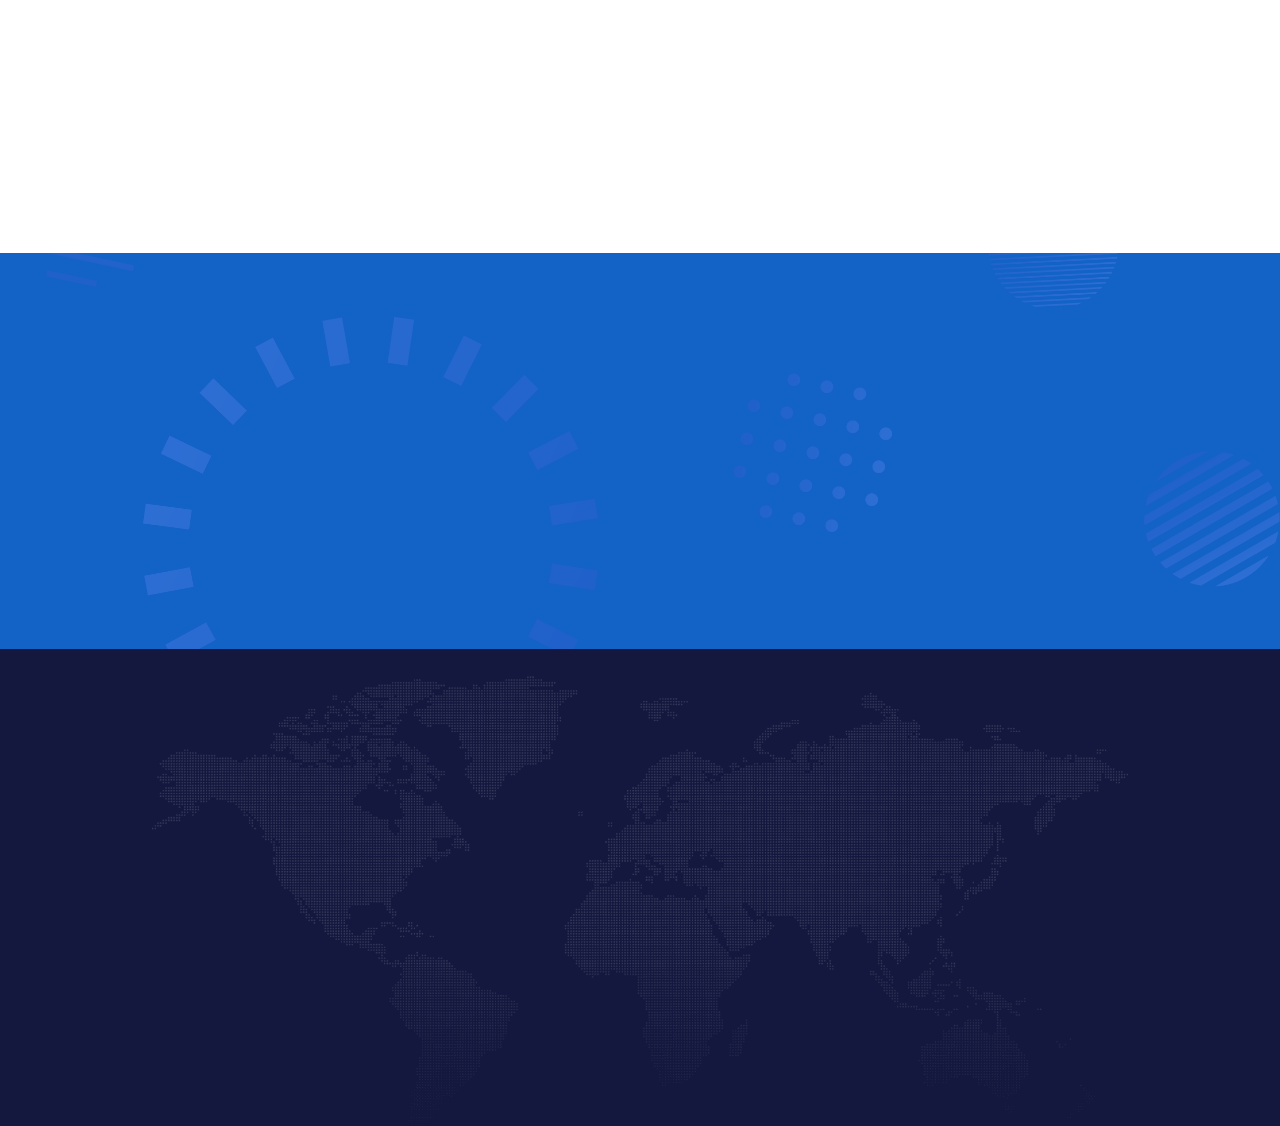
<file: project.html>
<!DOCTYPE html>
<html lang="en">
  <head>
    <meta charset="utf-8" />
    <title>AI.Tech - Artificial Intelligence HTML Template</title>
    <meta content="width=device-width, initial-scale=1.0" name="viewport" />
    <meta content="" name="keywords" />
    <meta content="" name="description" />

    <!-- Favicon -->
    <link href="img/favicon.ico" rel="icon" />

    <!-- Google Web Fonts -->
    <link rel="preconnect" href="https://fonts.googleapis.com" />
    <link rel="preconnect" href="https://fonts.gstatic.com" crossorigin />
    <link
      href="https://fonts.googleapis.com/css2?family=Open+Sans:wght@400;600&family=Ubuntu:wght@500;700&display=swap"
      rel="stylesheet"
    />

    <!-- Icon Font Stylesheet -->
    <link
      href="https://cdnjs.cloudflare.com/ajax/libs/font-awesome/5.10.0/css/all.min.css"
      rel="stylesheet"
    />
    <link
      href="https://cdn.jsdelivr.net/npm/bootstrap-icons@1.4.1/font/bootstrap-icons.css"
      rel="stylesheet"
    />

    <!-- Libraries Stylesheet -->
    <link href="lib/animate/animate.min.css" rel="stylesheet" />
    <link href="lib/owlcarousel/assets/owl.carousel.min.css" rel="stylesheet" />

    <!-- Customized Bootstrap Stylesheet -->
    <link href="css/bootstrap.min.css" rel="stylesheet" />

    <!-- Template Stylesheet -->
    <link href="css/style.css" rel="stylesheet" />
  </head>

  <body>
    <!-- Spinner Start -->
    <div
      id="spinner"
      class="show bg-white position-fixed translate-middle w-100 vh-100 top-50 start-50 d-flex align-items-center justify-content-center"
    >
      <div
        class="spinner-grow text-primary"
        style="width: 3rem; height: 3rem"
        role="status"
      >
        <span class="sr-only">Loading...</span>
      </div>
    </div>
    <!-- Spinner End -->

    <!-- Navbar Start -->
    <div class="container-fluid sticky-top">
      <div class="container">
        <nav class="navbar navbar-expand-lg navbar-dark p-0">
          <a href="index.html" class="navbar-brand">
            <h1 class="text-white">AI<span class="text-dark">.</span>Tech</h1>
          </a>
          <button
            type="button"
            class="navbar-toggler ms-auto me-0"
            data-bs-toggle="collapse"
            data-bs-target="#navbarCollapse"
          >
            <span class="navbar-toggler-icon"></span>
          </button>
          <div class="collapse navbar-collapse" id="navbarCollapse">
            <div class="navbar-nav ms-auto">
              <a href="index.html" class="nav-item nav-link">Home</a>
              <a href="about.html" class="nav-item nav-link">About</a>
              <a href="service.html" class="nav-item nav-link">Services</a>
              <a href="project.html" class="nav-item nav-link active"
                >Projects</a
              >
              <div class="nav-item dropdown">
                <a
                  href="#"
                  class="nav-link dropdown-toggle"
                  data-bs-toggle="dropdown"
                  >Pages</a
                >
                <div class="dropdown-menu bg-light mt-2">
                  <a href="feature.html" class="dropdown-item">Features</a>
                  <a href="team.html" class="dropdown-item">Our Team</a>
                  <a href="faq.html" class="dropdown-item">FAQs</a>
                  <a href="testimonial.html" class="dropdown-item"
                    >Testimonial</a
                  >
                  <a href="404.html" class="dropdown-item">404 Page</a>
                </div>
              </div>
              <a href="contact.html" class="nav-item nav-link">Contact</a>
            </div>
            <butaton
              type="button"
              class="btn text-white p-0 d-none d-lg-block"
              data-bs-toggle="modal"
              data-bs-target="#searchModal"
              ><i class="fa fa-search"></i
            ></butaton>
          </div>
        </nav>
      </div>
    </div>
    <!-- Navbar End -->

    <!-- Hero Start -->
    <div class="container-fluid pt-5 bg-primary hero-header">
      <div class="container pt-5">
        <div class="row g-5 pt-5">
          <div
            class="col-lg-6 align-self-center text-center text-lg-start mb-lg-5"
          >
            <h1 class="display-4 text-white mb-4 animated slideInRight">
              Our Projects
            </h1>
            <nav aria-label="breadcrumb">
              <ol
                class="breadcrumb justify-content-center justify-content-lg-start mb-0"
              >
                <li class="breadcrumb-item">
                  <a class="text-white" href="#">Home</a>
                </li>
                <li class="breadcrumb-item">
                  <a class="text-white" href="#">Pages</a>
                </li>
                <li
                  class="breadcrumb-item text-white active"
                  aria-current="page"
                >
                  Our Projects
                </li>
              </ol>
            </nav>
          </div>
          <div class="col-lg-6 align-self-end text-center text-lg-end">
            <img
              class="img-fluid"
              src="img/hero-img.png"
              alt=""
              style="max-height: 300px"
            />
          </div>
        </div>
      </div>
    </div>
    <!-- Hero End -->

    <!-- Full Screen Search Start -->
    <div class="modal fade" id="searchModal" tabindex="-1">
      <div class="modal-dialog modal-fullscreen">
        <div class="modal-content" style="background: rgba(20, 24, 62, 0.7)">
          <div class="modal-header border-0">
            <button
              type="button"
              class="btn btn-square bg-white btn-close"
              data-bs-dismiss="modal"
              aria-label="Close"
            ></button>
          </div>
          <div
            class="modal-body d-flex align-items-center justify-content-center"
          >
            <div class="input-group" style="max-width: 600px">
              <input
                type="text"
                class="form-control bg-transparent border-light p-3"
                placeholder="Type search keyword"
              />
              <button class="btn btn-light px-4">
                <i class="bi bi-search"></i>
              </button>
            </div>
          </div>
        </div>
      </div>
    </div>
    <!-- Full Screen Search End -->

    <!-- Case Start -->
    <div class="container-fluid bg-light py-5">
      <div class="container py-5">
        <div
          class="mx-auto text-center wow fadeIn"
          data-wow-delay="0.1s"
          style="max-width: 500px"
        >
          <div class="btn btn-sm border rounded-pill text-primary px-3 mb-3">
            Case Study
          </div>
          <h1 class="mb-4">Explore Our Recent AI Case Studies</h1>
        </div>
        <div class="row g-4">
          <div class="col-lg-4 wow fadeIn" data-wow-delay="0.3s">
            <div
              class="case-item position-relative overflow-hidden rounded mb-2"
            >
              <img class="img-fluid" src="img/project-1.jpg" alt="" />
              <a class="case-overlay text-decoration-none" href="">
                <small>Robotic Automation</small>
                <h5 class="lh-base text-white mb-3">
                  Lorem elitr magna stet eirmod labore amet labore clita
                </h5>
                <span class="btn btn-square btn-primary"
                  ><i class="fa fa-arrow-right"></i
                ></span>
              </a>
            </div>
          </div>
          <div class="col-lg-4 wow fadeIn" data-wow-delay="0.5s">
            <div
              class="case-item position-relative overflow-hidden rounded mb-2"
            >
              <img class="img-fluid" src="img/project-2.jpg" alt="" />
              <a class="case-overlay text-decoration-none" href="">
                <small>Machine learning</small>
                <h5 class="lh-base text-white mb-3">
                  Lorem elitr magna stet eirmod labore amet labore clita
                </h5>
                <span class="btn btn-square btn-primary"
                  ><i class="fa fa-arrow-right"></i
                ></span>
              </a>
            </div>
          </div>
          <div class="col-lg-4 wow fadeIn" data-wow-delay="0.7s">
            <div
              class="case-item position-relative overflow-hidden rounded mb-2"
            >
              <img class="img-fluid" src="img/project-3.jpg" alt="" />
              <a class="case-overlay text-decoration-none" href="">
                <small>Predictive Analysis</small>
                <h5 class="lh-base text-white mb-3">
                  Lorem elitr magna stet eirmod labore amet labore clita
                </h5>
                <span class="btn btn-square btn-primary"
                  ><i class="fa fa-arrow-right"></i
                ></span>
              </a>
            </div>
          </div>
        </div>
      </div>
    </div>
    <!-- Case End -->

    <!-- FAQs Start -->
    <div class="container-fluid py-5">
      <div class="container py-5">
        <div
          class="mx-auto text-center wow fadeIn"
          data-wow-delay="0.1s"
          style="max-width: 500px"
        >
          <div class="btn btn-sm border rounded-pill text-primary px-3 mb-3">
            Popular FAQs
          </div>
          <h1 class="mb-4">Frequently Asked Questions</h1>
        </div>
        <div class="row">
          <div class="col-lg-6">
            <div class="accordion" id="accordionFAQ1">
              <div class="accordion-item wow fadeIn" data-wow-delay="0.1s">
                <h2 class="accordion-header" id="headingOne">
                  <button
                    class="accordion-button collapsed"
                    type="button"
                    data-bs-toggle="collapse"
                    data-bs-target="#collapseOne"
                    aria-expanded="false"
                    aria-controls="collapseOne"
                  >
                    How to build a website?
                  </button>
                </h2>
                <div
                  id="collapseOne"
                  class="accordion-collapse collapse"
                  aria-labelledby="headingOne"
                  data-bs-parent="#accordionFAQ1"
                >
                  <div class="accordion-body">
                    Dolor nonumy tempor elitr et rebum ipsum sit duo duo. Diam
                    sed sed magna et magna diam aliquyam amet dolore ipsum erat
                    duo. Sit rebum magna duo labore no diam.
                  </div>
                </div>
              </div>
              <div class="accordion-item wow fadeIn" data-wow-delay="0.2s">
                <h2 class="accordion-header" id="headingTwo">
                  <button
                    class="accordion-button collapsed"
                    type="button"
                    data-bs-toggle="collapse"
                    data-bs-target="#collapseTwo"
                    aria-expanded="false"
                    aria-controls="collapseTwo"
                  >
                    How long will it take to get a new website?
                  </button>
                </h2>
                <div
                  id="collapseTwo"
                  class="accordion-collapse collapse"
                  aria-labelledby="headingTwo"
                  data-bs-parent="#accordionFAQ1"
                >
                  <div class="accordion-body">
                    Dolor nonumy tempor elitr et rebum ipsum sit duo duo. Diam
                    sed sed magna et magna diam aliquyam amet dolore ipsum erat
                    duo. Sit rebum magna duo labore no diam.
                  </div>
                </div>
              </div>
              <div class="accordion-item wow fadeIn" data-wow-delay="0.3s">
                <h2 class="accordion-header" id="headingThree">
                  <button
                    class="accordion-button collapsed"
                    type="button"
                    data-bs-toggle="collapse"
                    data-bs-target="#collapseThree"
                    aria-expanded="false"
                    aria-controls="collapseThree"
                  >
                    Do you only create HTML websites?
                  </button>
                </h2>
                <div
                  id="collapseThree"
                  class="accordion-collapse collapse"
                  aria-labelledby="headingThree"
                  data-bs-parent="#accordionFAQ1"
                >
                  <div class="accordion-body">
                    Dolor nonumy tempor elitr et rebum ipsum sit duo duo. Diam
                    sed sed magna et magna diam aliquyam amet dolore ipsum erat
                    duo. Sit rebum magna duo labore no diam.
                  </div>
                </div>
              </div>
              <div class="accordion-item wow fadeIn" data-wow-delay="0.4s">
                <h2 class="accordion-header" id="headingFour">
                  <button
                    class="accordion-button collapsed"
                    type="button"
                    data-bs-toggle="collapse"
                    data-bs-target="#collapseFour"
                    aria-expanded="true"
                    aria-controls="collapseFour"
                  >
                    Will my website be mobile-friendly?
                  </button>
                </h2>
                <div
                  id="collapseFour"
                  class="accordion-collapse collapse"
                  aria-labelledby="headingFour"
                  data-bs-parent="#accordionFAQ1"
                >
                  <div class="accordion-body">
                    Dolor nonumy tempor elitr et rebum ipsum sit duo duo. Diam
                    sed sed magna et magna diam aliquyam amet dolore ipsum erat
                    duo. Sit rebum magna duo labore no diam.
                  </div>
                </div>
              </div>
            </div>
          </div>
          <div class="col-lg-6">
            <div class="accordion" id="accordionFAQ2">
              <div class="accordion-item wow fadeIn" data-wow-delay="0.5s">
                <h2 class="accordion-header" id="headingFive">
                  <button
                    class="accordion-button collapsed"
                    type="button"
                    data-bs-toggle="collapse"
                    data-bs-target="#collapseFive"
                    aria-expanded="false"
                    aria-controls="collapseFive"
                  >
                    Will you maintain my site for me?
                  </button>
                </h2>
                <div
                  id="collapseFive"
                  class="accordion-collapse collapse"
                  aria-labelledby="headingFive"
                  data-bs-parent="#accordionFAQ2"
                >
                  <div class="accordion-body">
                    Dolor nonumy tempor elitr et rebum ipsum sit duo duo. Diam
                    sed sed magna et magna diam aliquyam amet dolore ipsum erat
                    duo. Sit rebum magna duo labore no diam.
                  </div>
                </div>
              </div>
              <div class="accordion-item wow fadeIn" data-wow-delay="0.6s">
                <h2 class="accordion-header" id="headingSix">
                  <button
                    class="accordion-button collapsed"
                    type="button"
                    data-bs-toggle="collapse"
                    data-bs-target="#collapseSix"
                    aria-expanded="false"
                    aria-controls="collapseSix"
                  >
                    I’m on a strict budget. Do you have any low cost options?
                  </button>
                </h2>
                <div
                  id="collapseSix"
                  class="accordion-collapse collapse"
                  aria-labelledby="headingSix"
                  data-bs-parent="#accordionFAQ2"
                >
                  <div class="accordion-body">
                    Dolor nonumy tempor elitr et rebum ipsum sit duo duo. Diam
                    sed sed magna et magna diam aliquyam amet dolore ipsum erat
                    duo. Sit rebum magna duo labore no diam.
                  </div>
                </div>
              </div>
              <div class="accordion-item wow fadeIn" data-wow-delay="0.7s">
                <h2 class="accordion-header" id="headingSeven">
                  <button
                    class="accordion-button collapsed"
                    type="button"
                    data-bs-toggle="collapse"
                    data-bs-target="#collapseSeven"
                    aria-expanded="false"
                    aria-controls="collapseSeven"
                  >
                    Will you maintain my site for me?
                  </button>
                </h2>
                <div
                  id="collapseSeven"
                  class="accordion-collapse collapse"
                  aria-labelledby="headingSeven"
                  data-bs-parent="#accordionFAQ2"
                >
                  <div class="accordion-body">
                    Dolor nonumy tempor elitr et rebum ipsum sit duo duo. Diam
                    sed sed magna et magna diam aliquyam amet dolore ipsum erat
                    duo. Sit rebum magna duo labore no diam.
                  </div>
                </div>
              </div>
              <div class="accordion-item wow fadeIn" data-wow-delay="0.8s">
                <h2 class="accordion-header" id="headingEight">
                  <button
                    class="accordion-button collapsed"
                    type="button"
                    data-bs-toggle="collapse"
                    data-bs-target="#collapseEight"
                    aria-expanded="false"
                    aria-controls="collapseEight"
                  >
                    I’m on a strict budget. Do you have any low cost options?
                  </button>
                </h2>
                <div
                  id="collapseEight"
                  class="accordion-collapse collapse"
                  aria-labelledby="headingEight"
                  data-bs-parent="#accordionFAQ2"
                >
                  <div class="accordion-body">
                    Dolor nonumy tempor elitr et rebum ipsum sit duo duo. Diam
                    sed sed magna et magna diam aliquyam amet dolore ipsum erat
                    duo. Sit rebum magna duo labore no diam.
                  </div>
                </div>
              </div>
            </div>
          </div>
        </div>
      </div>
    </div>
    <!-- FAQs Start -->

    <!-- Newsletter Start -->
    <div class="container-fluid bg-primary newsletter py-5">
      <div class="container">
        <div class="row g-5 align-items-center">
          <div
            class="col-md-5 ps-lg-0 pt-5 pt-md-0 text-start wow fadeIn"
            data-wow-delay="0.3s"
          >
            <img class="img-fluid" src="img/newsletter.png" alt="" />
          </div>
          <div
            class="col-md-7 py-5 newsletter-text wow fadeIn"
            data-wow-delay="0.5s"
          >
            <div class="btn btn-sm border rounded-pill text-white px-3 mb-3">
              Newsletter
            </div>
            <h1 class="text-white mb-4">Let's subscribe the newsletter</h1>
            <div class="position-relative w-100 mt-3 mb-2">
              <input
                class="form-control border-0 rounded-pill w-100 ps-4 pe-5"
                type="text"
                placeholder="Enter Your Email"
                style="height: 48px"
              />
              <button
                type="button"
                class="btn shadow-none position-absolute top-0 end-0 mt-1 me-2"
              >
                <i class="fa fa-paper-plane text-primary fs-4"></i>
              </button>
            </div>
            <small class="text-white-50"
              >Diam sed sed dolor stet amet eirmod</small
            >
          </div>
        </div>
      </div>
    </div>
    <!-- Newsletter End -->

    <!-- Footer Start -->
    <div class="container-fluid bg-dark text-white-50 footer pt-5">
      <div class="container py-5">
        <div class="row g-5">
          <div class="col-md-6 col-lg-3 wow fadeIn" data-wow-delay="0.1s">
            <a href="index.html" class="d-inline-block mb-3">
              <h1 class="text-white">
                AI<span class="text-primary">.</span>Tech
              </h1>
            </a>
            <p class="mb-0">
              Tempor erat elitr rebum at clita. Diam dolor diam ipsum et tempor
              sit. Aliqu diam amet diam et eos labore. Clita erat ipsum et lorem
              et sit, sed stet no labore lorem sit. Sanctus clita duo justo et
              tempor
            </p>
          </div>
          <div class="col-md-6 col-lg-3 wow fadeIn" data-wow-delay="0.3s">
            <h5 class="text-white mb-4">Get In Touch</h5>
            <p>
              <i class="fa fa-map-marker-alt me-3"></i>Ave 4 calle 5 la mata
            </p>
            <p><i class="fa fa-phone-alt me-3"></i>+58 4145255554</p>
            <p><i class="fa fa-envelope me-3"></i>gabrielcupello@hotmail.com</p>
            <div class="d-flex pt-2">
              <a class="btn btn-outline-light btn-social" href=""
                ><i class="fab fa-twitter"></i
              ></a>
              <a class="btn btn-outline-light btn-social" href=""
                ><i class="fab fa-facebook-f"></i
              ></a>
              <a class="btn btn-outline-light btn-social" href=""
                ><i class="fab fa-youtube"></i
              ></a>
              <a class="btn btn-outline-light btn-social" href=""
                ><i class="fab fa-instagram"></i
              ></a>
              <a class="btn btn-outline-light btn-social" href=""
                ><i class="fab fa-linkedin-in"></i
              ></a>
            </div>
          </div>
          <div class="col-md-6 col-lg-3 wow fadeIn" data-wow-delay="0.5s">
            <h5 class="text-white mb-4">Popular Link</h5>
            <a class="btn btn-link" href="">About Us</a>
            <a class="btn btn-link" href="">Contact Us</a>
            <a class="btn btn-link" href="">Privacy Policy</a>
            <a class="btn btn-link" href="">Terms & Condition</a>
            <a class="btn btn-link" href="">Career</a>
          </div>
          <div class="col-md-6 col-lg-3 wow fadeIn" data-wow-delay="0.7s">
            <h5 class="text-white mb-4">Our Services</h5>
            <a class="btn btn-link" href="">Robotic Automation</a>
            <a class="btn btn-link" href="">Machine learning</a>
            <a class="btn btn-link" href="">Predictive Analysis</a>
            <a class="btn btn-link" href="">Data Science</a>
            <a class="btn btn-link" href="">Robot Technology</a>
          </div>
        </div>
      </div>
      <div class="container wow fadeIn" data-wow-delay="0.1s">
        <div class="copyright">
          <div class="row">
            <div class="col-md-6 text-center text-md-start mb-3 mb-md-0">
              &copy; <a class="border-bottom" href="#">JsCode</a>, All Right
              Reserved.

              <!--/*** This template is Pay as long as you keep the footer author’s credit link/attribution link/backlink. If you'd like to use the template without the footer author’s credit link/attribution link/backlink, you can purchase the Credit Removal License from "https://wa.me/+584145255554/credit-removal". Thank you for your support. ***/-->
              Diseñador por
              <a class="border-bottom" href="https://wa.me/+584145255554"
                >JsCode</a
              >
              Distributed by
              <a class="border-bottom" href="https://themeforest.net"
                >themeforest.net</a
              >
            </div>
            <div class="col-md-6 text-center text-md-end">
              <div class="footer-menu">
                <a href="">Home</a>
                <a href="">Cookies</a>
                <a href="">Help</a>
                <a href="">FAQs</a>
              </div>
            </div>
          </div>
        </div>
      </div>
    </div>
    <!-- Footer End -->

    <!-- Back to Top -->
    <a href="#" class="btn btn-lg btn-primary btn-lg-square back-to-top pt-2"
      ><i class="bi bi-arrow-up"></i
    ></a>

    <!-- JavaScript Libraries -->
    <script src="https://ajax.googleapis.com/ajax/libs/jquery/3.6.1/jquery.min.js"></script>
    <script src="https://cdn.jsdelivr.net/npm/bootstrap@5.0.0/dist/js/bootstrap.bundle.min.js"></script>
    <script src="lib/wow/wow.min.js"></script>
    <script src="lib/easing/easing.min.js"></script>
    <script src="lib/waypoints/waypoints.min.js"></script>
    <script src="lib/counterup/counterup.min.js"></script>
    <script src="lib/owlcarousel/owl.carousel.min.js"></script>

    <!-- Template Javascript -->
    <script src="js/main.js"></script>
  </body>
</html>
</file>
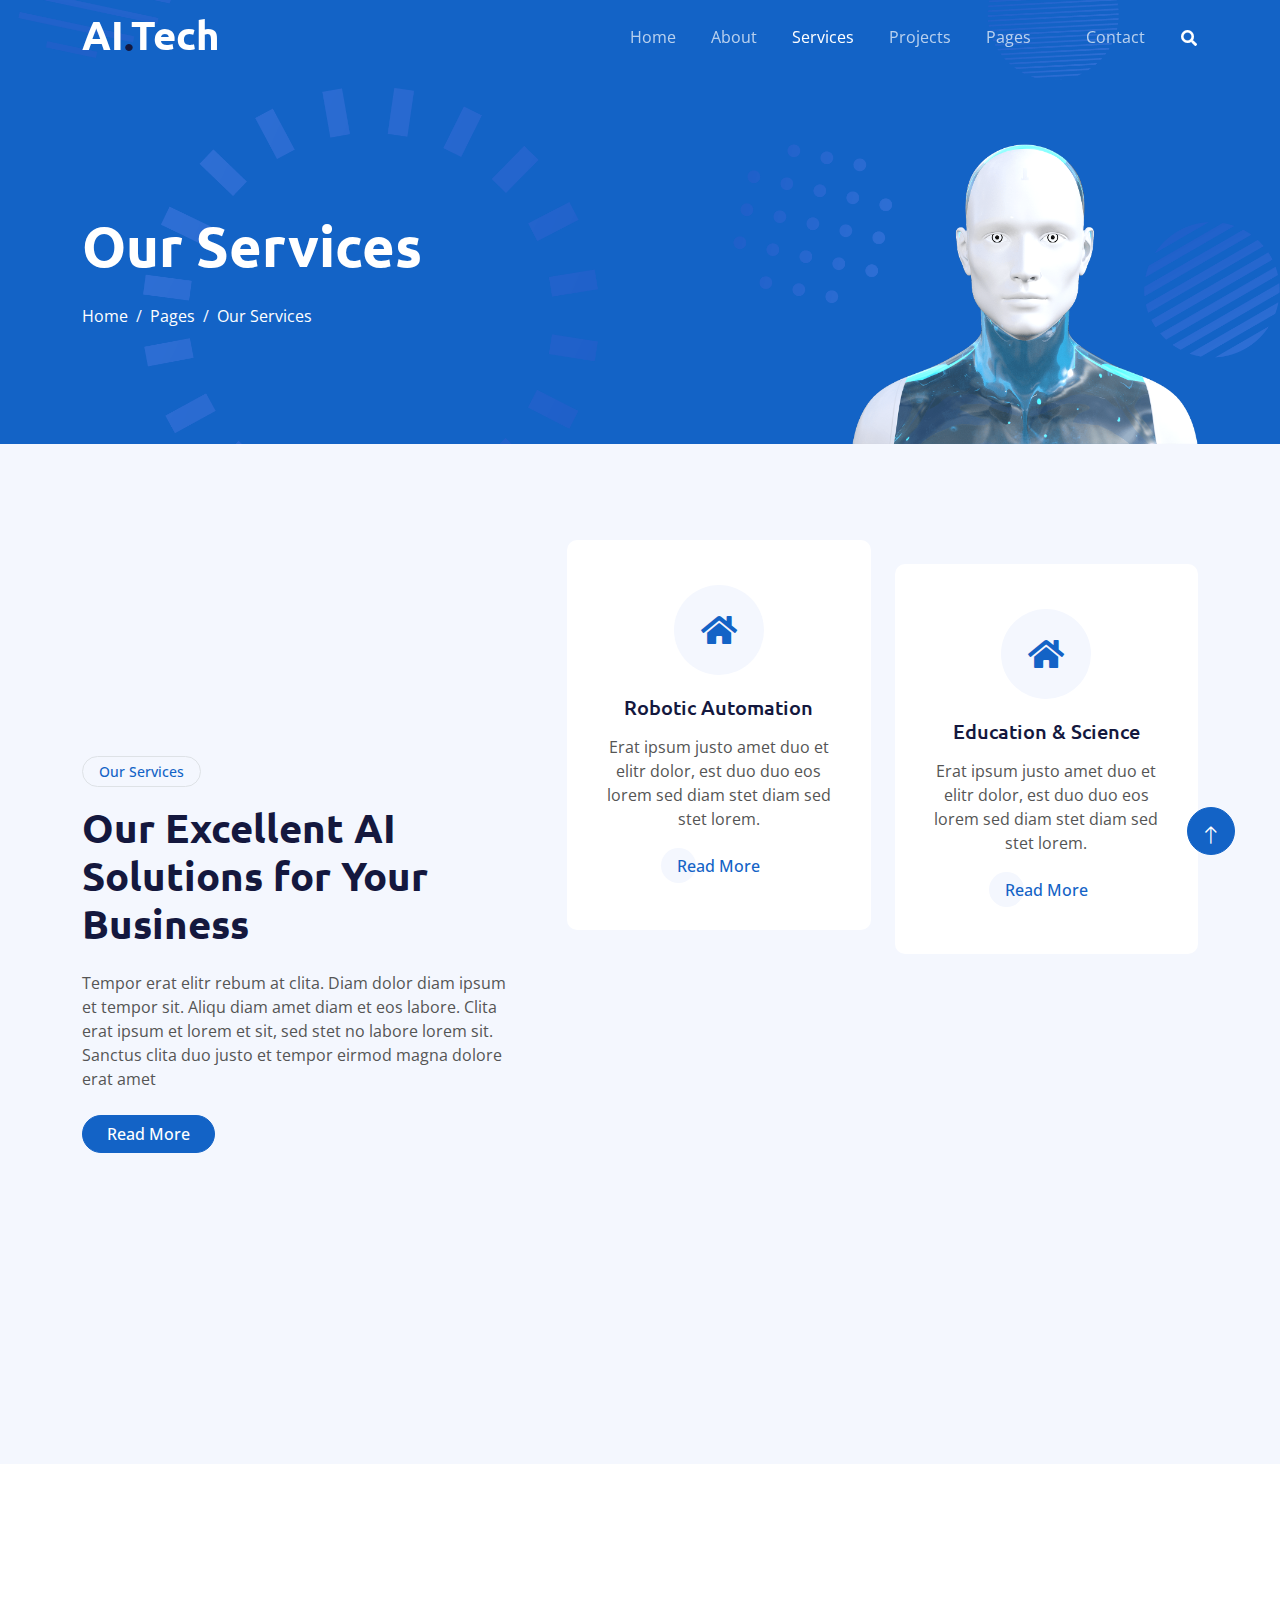
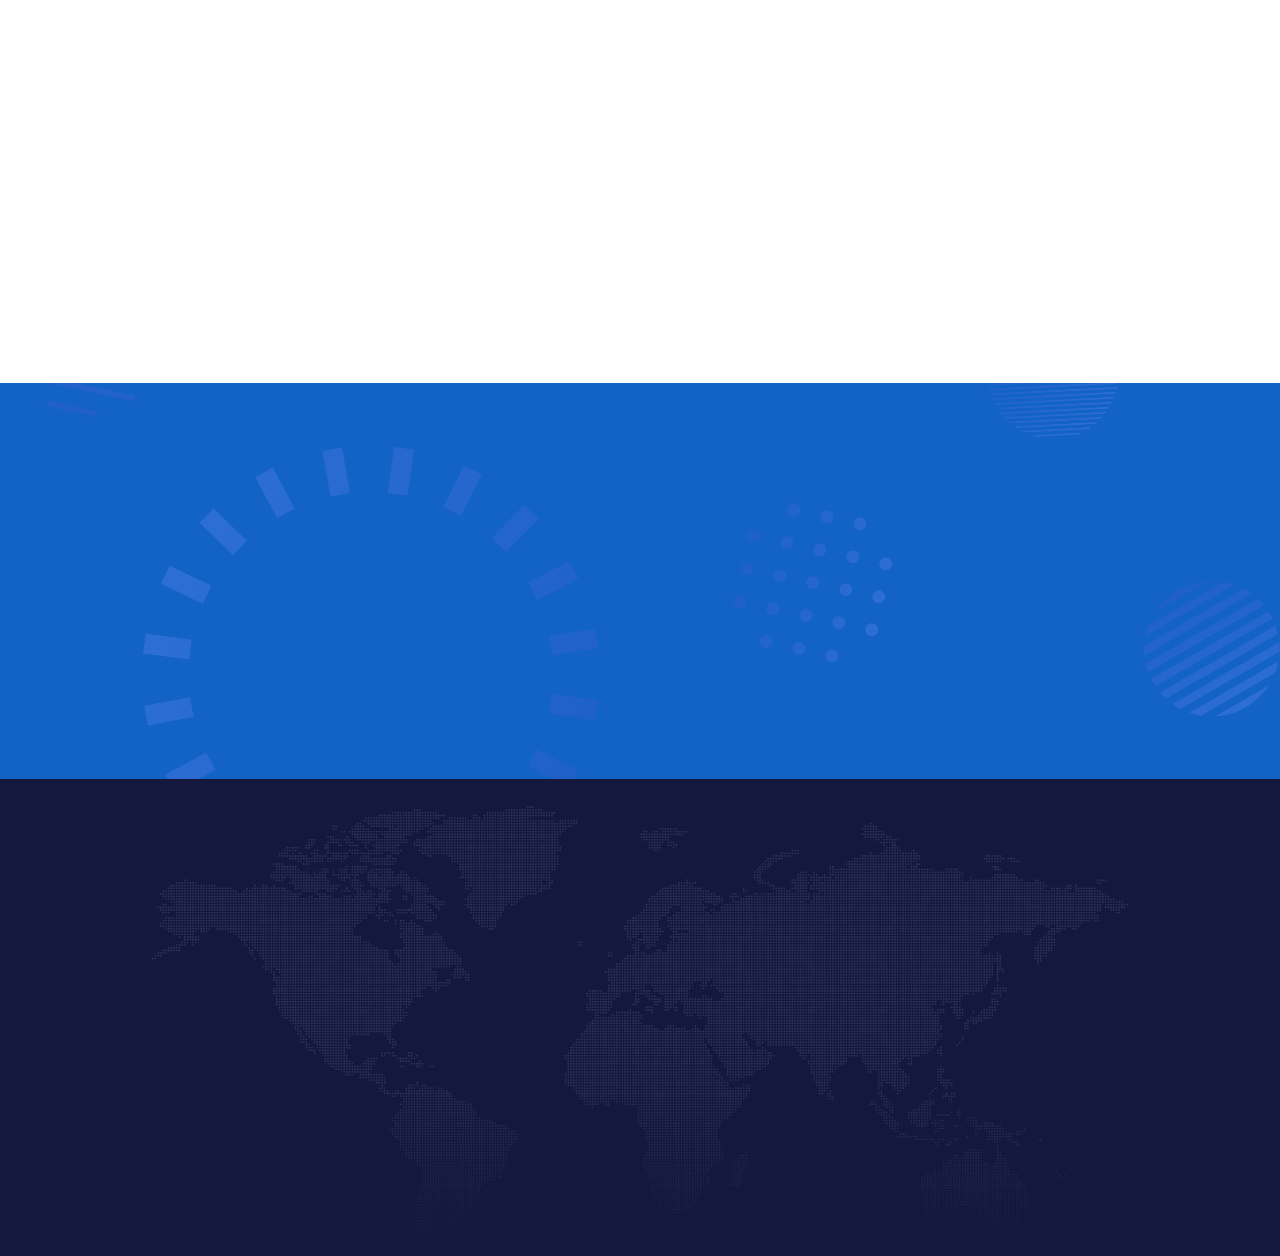
<file: service.html>
<!DOCTYPE html>
<html lang="en">
  <head>
    <meta charset="utf-8" />
    <title>AI.Tech - Artificial Intelligence HTML Template</title>
    <meta content="width=device-width, initial-scale=1.0" name="viewport" />
    <meta content="" name="keywords" />
    <meta content="" name="description" />

    <!-- Favicon -->
    <link href="img/favicon.ico" rel="icon" />

    <!-- Google Web Fonts -->
    <link rel="preconnect" href="https://fonts.googleapis.com" />
    <link rel="preconnect" href="https://fonts.gstatic.com" crossorigin />
    <link
      href="https://fonts.googleapis.com/css2?family=Open+Sans:wght@400;600&family=Ubuntu:wght@500;700&display=swap"
      rel="stylesheet"
    />

    <!-- Icon Font Stylesheet -->
    <link
      href="https://cdnjs.cloudflare.com/ajax/libs/font-awesome/5.10.0/css/all.min.css"
      rel="stylesheet"
    />
    <link
      href="https://cdn.jsdelivr.net/npm/bootstrap-icons@1.4.1/font/bootstrap-icons.css"
      rel="stylesheet"
    />

    <!-- Libraries Stylesheet -->
    <link href="lib/animate/animate.min.css" rel="stylesheet" />
    <link href="lib/owlcarousel/assets/owl.carousel.min.css" rel="stylesheet" />

    <!-- Customized Bootstrap Stylesheet -->
    <link href="css/bootstrap.min.css" rel="stylesheet" />

    <!-- Template Stylesheet -->
    <link href="css/style.css" rel="stylesheet" />
  </head>

  <body>
    <!-- Spinner Start -->
    <div
      id="spinner"
      class="show bg-white position-fixed translate-middle w-100 vh-100 top-50 start-50 d-flex align-items-center justify-content-center"
    >
      <div
        class="spinner-grow text-primary"
        style="width: 3rem; height: 3rem"
        role="status"
      >
        <span class="sr-only">Loading...</span>
      </div>
    </div>
    <!-- Spinner End -->

    <!-- Navbar Start -->
    <div class="container-fluid sticky-top">
      <div class="container">
        <nav class="navbar navbar-expand-lg navbar-dark p-0">
          <a href="index.html" class="navbar-brand">
            <h1 class="text-white">AI<span class="text-dark">.</span>Tech</h1>
          </a>
          <button
            type="button"
            class="navbar-toggler ms-auto me-0"
            data-bs-toggle="collapse"
            data-bs-target="#navbarCollapse"
          >
            <span class="navbar-toggler-icon"></span>
          </button>
          <div class="collapse navbar-collapse" id="navbarCollapse">
            <div class="navbar-nav ms-auto">
              <a href="index.html" class="nav-item nav-link">Home</a>
              <a href="about.html" class="nav-item nav-link">About</a>
              <a href="service.html" class="nav-item nav-link active"
                >Services</a
              >
              <a href="project.html" class="nav-item nav-link">Projects</a>
              <div class="nav-item dropdown">
                <a
                  href="#"
                  class="nav-link dropdown-toggle"
                  data-bs-toggle="dropdown"
                  >Pages</a
                >
                <div class="dropdown-menu bg-light mt-2">
                  <a href="feature.html" class="dropdown-item">Features</a>
                  <a href="team.html" class="dropdown-item">Our Team</a>
                  <a href="faq.html" class="dropdown-item">FAQs</a>
                  <a href="testimonial.html" class="dropdown-item"
                    >Testimonial</a
                  >
                  <a href="404.html" class="dropdown-item">404 Page</a>
                </div>
              </div>
              <a href="contact.html" class="nav-item nav-link">Contact</a>
            </div>
            <butaton
              type="button"
              class="btn text-white p-0 d-none d-lg-block"
              data-bs-toggle="modal"
              data-bs-target="#searchModal"
              ><i class="fa fa-search"></i
            ></butaton>
          </div>
        </nav>
      </div>
    </div>
    <!-- Navbar End -->

    <!-- Hero Start -->
    <div class="container-fluid pt-5 bg-primary hero-header">
      <div class="container pt-5">
        <div class="row g-5 pt-5">
          <div
            class="col-lg-6 align-self-center text-center text-lg-start mb-lg-5"
          >
            <h1 class="display-4 text-white mb-4 animated slideInRight">
              Our Services
            </h1>
            <nav aria-label="breadcrumb">
              <ol
                class="breadcrumb justify-content-center justify-content-lg-start mb-0"
              >
                <li class="breadcrumb-item">
                  <a class="text-white" href="#">Home</a>
                </li>
                <li class="breadcrumb-item">
                  <a class="text-white" href="#">Pages</a>
                </li>
                <li
                  class="breadcrumb-item text-white active"
                  aria-current="page"
                >
                  Our Services
                </li>
              </ol>
            </nav>
          </div>
          <div class="col-lg-6 align-self-end text-center text-lg-end">
            <img
              class="img-fluid"
              src="img/hero-img.png"
              alt=""
              style="max-height: 300px"
            />
          </div>
        </div>
      </div>
    </div>
    <!-- Hero End -->

    <!-- Full Screen Search Start -->
    <div class="modal fade" id="searchModal" tabindex="-1">
      <div class="modal-dialog modal-fullscreen">
        <div class="modal-content" style="background: rgba(20, 24, 62, 0.7)">
          <div class="modal-header border-0">
            <button
              type="button"
              class="btn btn-square bg-white btn-close"
              data-bs-dismiss="modal"
              aria-label="Close"
            ></button>
          </div>
          <div
            class="modal-body d-flex align-items-center justify-content-center"
          >
            <div class="input-group" style="max-width: 600px">
              <input
                type="text"
                class="form-control bg-transparent border-light p-3"
                placeholder="Type search keyword"
              />
              <button class="btn btn-light px-4">
                <i class="bi bi-search"></i>
              </button>
            </div>
          </div>
        </div>
      </div>
    </div>
    <!-- Full Screen Search End -->

    <!-- Service Start -->
    <div class="container-fluid bg-light py-5">
      <div class="container py-5">
        <div class="row g-5 align-items-center">
          <div class="col-lg-5 wow fadeIn" data-wow-delay="0.1s">
            <div class="btn btn-sm border rounded-pill text-primary px-3 mb-3">
              Our Services
            </div>
            <h1 class="mb-4">Our Excellent AI Solutions for Your Business</h1>
            <p class="mb-4">
              Tempor erat elitr rebum at clita. Diam dolor diam ipsum et tempor
              sit. Aliqu diam amet diam et eos labore. Clita erat ipsum et lorem
              et sit, sed stet no labore lorem sit. Sanctus clita duo justo et
              tempor eirmod magna dolore erat amet
            </p>
            <a class="btn btn-primary rounded-pill px-4" href="">Read More</a>
          </div>
          <div class="col-lg-7">
            <div class="row g-4">
              <div class="col-md-6">
                <div class="row g-4">
                  <div class="col-12 wow fadeIn" data-wow-delay="0.1s">
                    <div
                      class="service-item d-flex flex-column justify-content-center text-center rounded"
                    >
                      <div class="service-icon btn-square">
                        <i class="fa fa-home fa-2x"></i>
                      </div>
                      <h5 class="mb-3">Robotic Automation</h5>
                      <p>
                        Erat ipsum justo amet duo et elitr dolor, est duo duo
                        eos lorem sed diam stet diam sed stet lorem.
                      </p>
                      <a class="btn px-3 mt-auto mx-auto" href="">Read More</a>
                    </div>
                  </div>
                  <div class="col-12 wow fadeIn" data-wow-delay="0.5s">
                    <div
                      class="service-item d-flex flex-column justify-content-center text-center rounded"
                    >
                      <div class="service-icon btn-square">
                        <i class="fa fa-home fa-2x"></i>
                      </div>
                      <h5 class="mb-3">Machine learning</h5>
                      <p>
                        Erat ipsum justo amet duo et elitr dolor, est duo duo
                        eos lorem sed diam stet diam sed stet lorem.
                      </p>
                      <a class="btn px-3 mt-auto mx-auto" href="">Read More</a>
                    </div>
                  </div>
                </div>
              </div>
              <div class="col-md-6 pt-md-4">
                <div class="row g-4">
                  <div class="col-12 wow fadeIn" data-wow-delay="0.3s">
                    <div
                      class="service-item d-flex flex-column justify-content-center text-center rounded"
                    >
                      <div class="service-icon btn-square">
                        <i class="fa fa-home fa-2x"></i>
                      </div>
                      <h5 class="mb-3">Education & Science</h5>
                      <p>
                        Erat ipsum justo amet duo et elitr dolor, est duo duo
                        eos lorem sed diam stet diam sed stet lorem.
                      </p>
                      <a class="btn px-3 mt-auto mx-auto" href="">Read More</a>
                    </div>
                  </div>
                  <div class="col-12 wow fadeIn" data-wow-delay="0.7s">
                    <div
                      class="service-item d-flex flex-column justify-content-center text-center rounded"
                    >
                      <div class="service-icon btn-square">
                        <i class="fa fa-home fa-2x"></i>
                      </div>
                      <h5 class="mb-3">Predictive Analysis</h5>
                      <p>
                        Erat ipsum justo amet duo et elitr dolor, est duo duo
                        eos lorem sed diam stet diam sed stet lorem.
                      </p>
                      <a class="btn px-3 mt-auto mx-auto" href="">Read More</a>
                    </div>
                  </div>
                </div>
              </div>
            </div>
          </div>
        </div>
      </div>
    </div>
    <!-- Service End -->

    <!-- Testimonial Start -->
    <div class="container-xxl py-5">
      <div class="container py-5">
        <div class="row g-5">
          <div class="col-lg-5 wow fadeIn" data-wow-delay="0.1s">
            <div class="btn btn-sm border rounded-pill text-primary px-3 mb-3">
              Testimonial
            </div>
            <h1 class="mb-4">What Say Our Clients!</h1>
            <p class="mb-4">
              Tempor erat elitr rebum at clita. Diam dolor diam ipsum et tempor
              sit. Aliqu diam amet diam et eos labore. Clita erat ipsum et lorem
              et sit, sed stet no labore lorem sit. Sanctus clita duo justo et
              tempor eirmod magna dolore erat amet
            </p>
            <a class="btn btn-primary rounded-pill px-4" href="">Read More</a>
          </div>
          <div class="col-lg-7 wow fadeIn" data-wow-delay="0.5s">
            <div
              class="owl-carousel testimonial-carousel border-start border-primary"
            >
              <div class="testimonial-item ps-5">
                <i class="fa fa-quote-left fa-2x text-primary mb-3"></i>
                <p class="fs-4">
                  Aliqu diam amet diam et eos labore. Clita erat ipsum et lorem
                  et sit, sed stet no labore lorem sit. Sanctus clita duo justo
                  et tempor eirmod magna dolore erat amet
                </p>
                <div class="d-flex align-items-center">
                  <img
                    class="img-fluid flex-shrink-0 rounded-circle"
                    src="img/testimonial-1.jpg"
                    style="width: 60px; height: 60px"
                  />
                  <div class="ps-3">
                    <h5 class="mb-1">Client Name</h5>
                    <span>Profession</span>
                  </div>
                </div>
              </div>
              <div class="testimonial-item ps-5">
                <i class="fa fa-quote-left fa-2x text-primary mb-3"></i>
                <p class="fs-4">
                  Aliqu diam amet diam et eos labore. Clita erat ipsum et lorem
                  et sit, sed stet no labore lorem sit. Sanctus clita duo justo
                  et tempor eirmod magna dolore erat amet
                </p>
                <div class="d-flex align-items-center">
                  <img
                    class="img-fluid flex-shrink-0 rounded-circle"
                    src="img/testimonial-2.jpg"
                    style="width: 60px; height: 60px"
                  />
                  <div class="ps-3">
                    <h5 class="mb-1">Client Name</h5>
                    <span>Profession</span>
                  </div>
                </div>
              </div>
              <div class="testimonial-item ps-5">
                <i class="fa fa-quote-left fa-2x text-primary mb-3"></i>
                <p class="fs-4">
                  Aliqu diam amet diam et eos labore. Clita erat ipsum et lorem
                  et sit, sed stet no labore lorem sit. Sanctus clita duo justo
                  et tempor eirmod magna dolore erat amet
                </p>
                <div class="d-flex align-items-center">
                  <img
                    class="img-fluid flex-shrink-0 rounded-circle"
                    src="img/testimonial-3.jpg"
                    style="width: 60px; height: 60px"
                  />
                  <div class="ps-3">
                    <h5 class="mb-1">Client Name</h5>
                    <span>Profession</span>
                  </div>
                </div>
              </div>
            </div>
          </div>
        </div>
      </div>
    </div>
    <!-- Testimonial End -->

    <!-- Newsletter Start -->
    <div class="container-fluid bg-primary newsletter py-5">
      <div class="container">
        <div class="row g-5 align-items-center">
          <div
            class="col-md-5 ps-lg-0 pt-5 pt-md-0 text-start wow fadeIn"
            data-wow-delay="0.3s"
          >
            <img class="img-fluid" src="img/newsletter.png" alt="" />
          </div>
          <div
            class="col-md-7 py-5 newsletter-text wow fadeIn"
            data-wow-delay="0.5s"
          >
            <div class="btn btn-sm border rounded-pill text-white px-3 mb-3">
              Newsletter
            </div>
            <h1 class="text-white mb-4">Let's subscribe the newsletter</h1>
            <div class="position-relative w-100 mt-3 mb-2">
              <input
                class="form-control border-0 rounded-pill w-100 ps-4 pe-5"
                type="text"
                placeholder="Enter Your Email"
                style="height: 48px"
              />
              <button
                type="button"
                class="btn shadow-none position-absolute top-0 end-0 mt-1 me-2"
              >
                <i class="fa fa-paper-plane text-primary fs-4"></i>
              </button>
            </div>
            <small class="text-white-50"
              >Diam sed sed dolor stet amet eirmod</small
            >
          </div>
        </div>
      </div>
    </div>
    <!-- Newsletter End -->

    <!-- Footer Start -->
    <div class="container-fluid bg-dark text-white-50 footer pt-5">
      <div class="container py-5">
        <div class="row g-5">
          <div class="col-md-6 col-lg-3 wow fadeIn" data-wow-delay="0.1s">
            <a href="index.html" class="d-inline-block mb-3">
              <h1 class="text-white">
                AI<span class="text-primary">.</span>Tech
              </h1>
            </a>
            <p class="mb-0">
              Tempor erat elitr rebum at clita. Diam dolor diam ipsum et tempor
              sit. Aliqu diam amet diam et eos labore. Clita erat ipsum et lorem
              et sit, sed stet no labore lorem sit. Sanctus clita duo justo et
              tempor
            </p>
          </div>
          <div class="col-md-6 col-lg-3 wow fadeIn" data-wow-delay="0.3s">
            <h5 class="text-white mb-4">Get In Touch</h5>
            <p>
              <i class="fa fa-map-marker-alt me-3"></i>Ave 4 calle 5 la mata
            </p>
            <p><i class="fa fa-phone-alt me-3"></i>+58 4145255554</p>
            <p><i class="fa fa-envelope me-3"></i>gabrielcupello@hotmail.com</p>
            <div class="d-flex pt-2">
              <a class="btn btn-outline-light btn-social" href=""
                ><i class="fab fa-twitter"></i
              ></a>
              <a class="btn btn-outline-light btn-social" href=""
                ><i class="fab fa-facebook-f"></i
              ></a>
              <a class="btn btn-outline-light btn-social" href=""
                ><i class="fab fa-youtube"></i
              ></a>
              <a class="btn btn-outline-light btn-social" href=""
                ><i class="fab fa-instagram"></i
              ></a>
              <a class="btn btn-outline-light btn-social" href=""
                ><i class="fab fa-linkedin-in"></i
              ></a>
            </div>
          </div>
          <div class="col-md-6 col-lg-3 wow fadeIn" data-wow-delay="0.5s">
            <h5 class="text-white mb-4">Popular Link</h5>
            <a class="btn btn-link" href="">About Us</a>
            <a class="btn btn-link" href="">Contact Us</a>
            <a class="btn btn-link" href="">Privacy Policy</a>
            <a class="btn btn-link" href="">Terms & Condition</a>
            <a class="btn btn-link" href="">Career</a>
          </div>
          <div class="col-md-6 col-lg-3 wow fadeIn" data-wow-delay="0.7s">
            <h5 class="text-white mb-4">Our Services</h5>
            <a class="btn btn-link" href="">Robotic Automation</a>
            <a class="btn btn-link" href="">Machine learning</a>
            <a class="btn btn-link" href="">Predictive Analysis</a>
            <a class="btn btn-link" href="">Data Science</a>
            <a class="btn btn-link" href="">Robot Technology</a>
          </div>
        </div>
      </div>
      <div class="container wow fadeIn" data-wow-delay="0.1s">
        <div class="copyright">
          <div class="row">
            <div class="col-md-6 text-center text-md-start mb-3 mb-md-0">
              &copy; <a class="border-bottom" href="#">JsCode</a>, All Right
              Reserved.

              <!--/*** This template is Pay as long as you keep the footer author’s credit link/attribution link/backlink. If you'd like to use the template without the footer author’s credit link/attribution link/backlink, you can purchase the Credit Removal License from "https://wa.me/+584145255554/credit-removal". Thank you for your support. ***/-->
              Diseñador por
              <a class="border-bottom" href="https://wa.me/+584145255554"
                >JsCode</a
              >
              Distributed By
              <a class="border-bottom" href="https://themeforest.net"
                >themeforest.net</a
              >
            </div>
            <div class="col-md-6 text-center text-md-end">
              <div class="footer-menu">
                <a href="">Home</a>
                <a href="">Cookies</a>
                <a href="">Help</a>
                <a href="">FAQs</a>
              </div>
            </div>
          </div>
        </div>
      </div>
    </div>
    <!-- Footer End -->

    <!-- Back to Top -->
    <a href="#" class="btn btn-lg btn-primary btn-lg-square back-to-top pt-2"
      ><i class="bi bi-arrow-up"></i
    ></a>

    <!-- JavaScript Libraries -->
    <script src="https://ajax.googleapis.com/ajax/libs/jquery/3.6.1/jquery.min.js"></script>
    <script src="https://cdn.jsdelivr.net/npm/bootstrap@5.0.0/dist/js/bootstrap.bundle.min.js"></script>
    <script src="lib/wow/wow.min.js"></script>
    <script src="lib/easing/easing.min.js"></script>
    <script src="lib/waypoints/waypoints.min.js"></script>
    <script src="lib/counterup/counterup.min.js"></script>
    <script src="lib/owlcarousel/owl.carousel.min.js"></script>

    <!-- Template Javascript -->
    <script src="js/main.js"></script>
  </body>
</html>
</file>
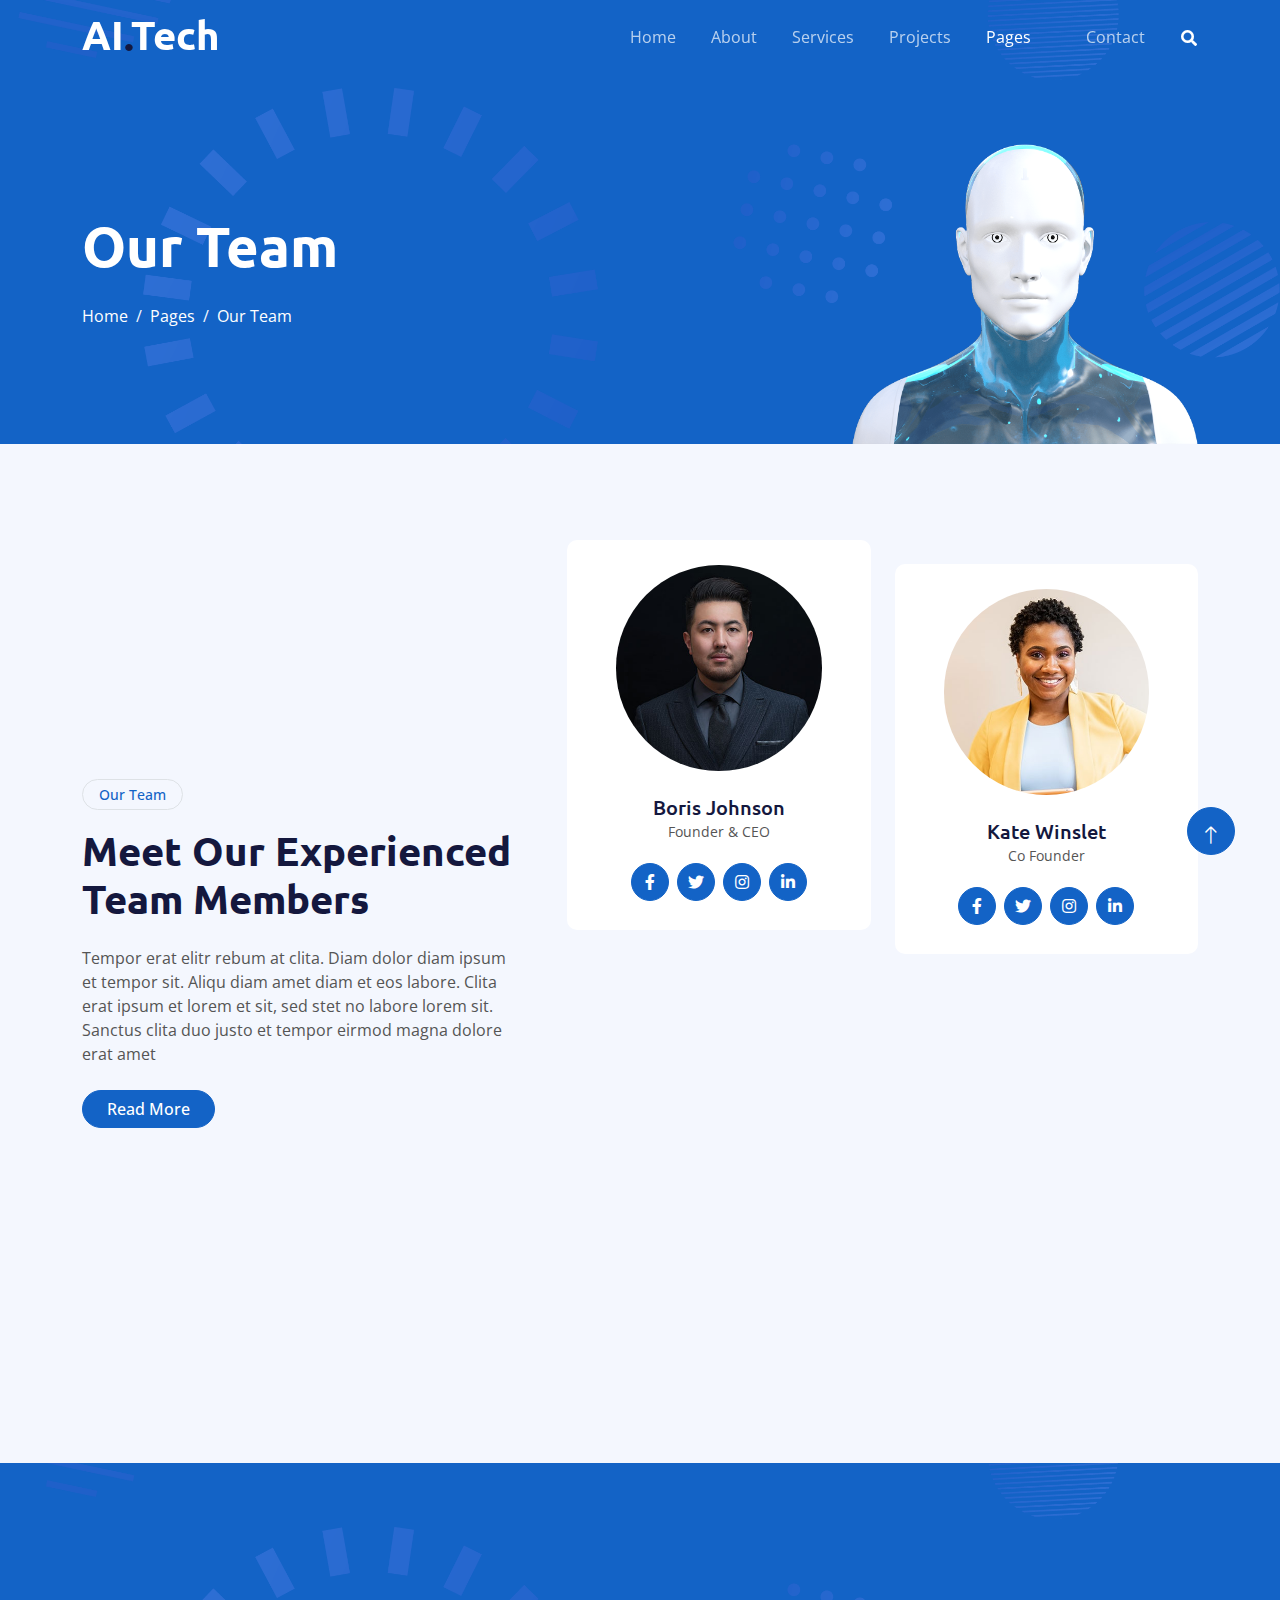
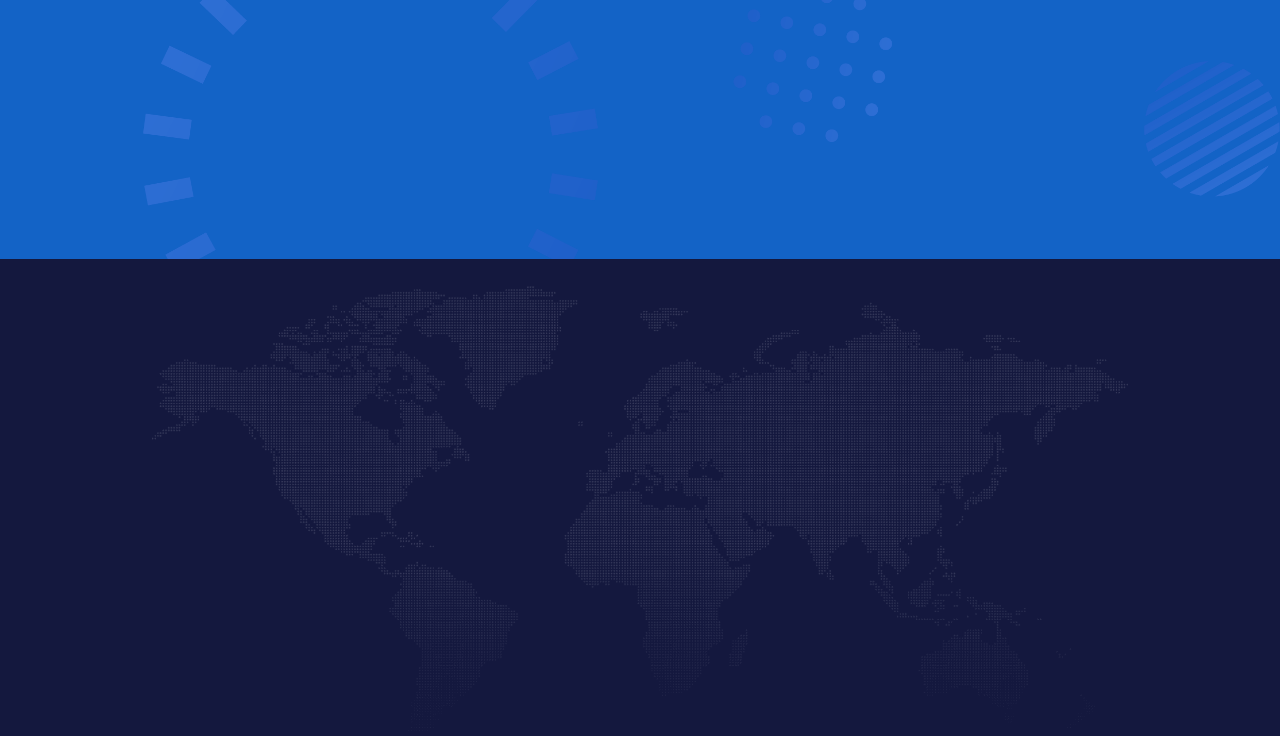
<file: team.html>
<!DOCTYPE html>
<html lang="en">
  <head>
    <meta charset="utf-8" />
    <title>AI.Tech - Artificial Intelligence HTML Template</title>
    <meta content="width=device-width, initial-scale=1.0" name="viewport" />
    <meta content="" name="keywords" />
    <meta content="" name="description" />

    <!-- Favicon -->
    <link href="img/favicon.ico" rel="icon" />

    <!-- Google Web Fonts -->
    <link rel="preconnect" href="https://fonts.googleapis.com" />
    <link rel="preconnect" href="https://fonts.gstatic.com" crossorigin />
    <link
      href="https://fonts.googleapis.com/css2?family=Open+Sans:wght@400;600&family=Ubuntu:wght@500;700&display=swap"
      rel="stylesheet"
    />

    <!-- Icon Font Stylesheet -->
    <link
      href="https://cdnjs.cloudflare.com/ajax/libs/font-awesome/5.10.0/css/all.min.css"
      rel="stylesheet"
    />
    <link
      href="https://cdn.jsdelivr.net/npm/bootstrap-icons@1.4.1/font/bootstrap-icons.css"
      rel="stylesheet"
    />

    <!-- Libraries Stylesheet -->
    <link href="lib/animate/animate.min.css" rel="stylesheet" />
    <link href="lib/owlcarousel/assets/owl.carousel.min.css" rel="stylesheet" />

    <!-- Customized Bootstrap Stylesheet -->
    <link href="css/bootstrap.min.css" rel="stylesheet" />

    <!-- Template Stylesheet -->
    <link href="css/style.css" rel="stylesheet" />
  </head>

  <body>
    <!-- Spinner Start -->
    <div
      id="spinner"
      class="show bg-white position-fixed translate-middle w-100 vh-100 top-50 start-50 d-flex align-items-center justify-content-center"
    >
      <div
        class="spinner-grow text-primary"
        style="width: 3rem; height: 3rem"
        role="status"
      >
        <span class="sr-only">Loading...</span>
      </div>
    </div>
    <!-- Spinner End -->

    <!-- Navbar Start -->
    <div class="container-fluid sticky-top">
      <div class="container">
        <nav class="navbar navbar-expand-lg navbar-dark p-0">
          <a href="index.html" class="navbar-brand">
            <h1 class="text-white">AI<span class="text-dark">.</span>Tech</h1>
          </a>
          <button
            type="button"
            class="navbar-toggler ms-auto me-0"
            data-bs-toggle="collapse"
            data-bs-target="#navbarCollapse"
          >
            <span class="navbar-toggler-icon"></span>
          </button>
          <div class="collapse navbar-collapse" id="navbarCollapse">
            <div class="navbar-nav ms-auto">
              <a href="index.html" class="nav-item nav-link">Home</a>
              <a href="about.html" class="nav-item nav-link">About</a>
              <a href="service.html" class="nav-item nav-link">Services</a>
              <a href="project.html" class="nav-item nav-link">Projects</a>
              <div class="nav-item dropdown">
                <a
                  href="#"
                  class="nav-link dropdown-toggle active"
                  data-bs-toggle="dropdown"
                  >Pages</a
                >
                <div class="dropdown-menu bg-light mt-2">
                  <a href="feature.html" class="dropdown-item">Features</a>
                  <a href="team.html" class="dropdown-item active">Our Team</a>
                  <a href="faq.html" class="dropdown-item">FAQs</a>
                  <a href="testimonial.html" class="dropdown-item"
                    >Testimonial</a
                  >
                  <a href="404.html" class="dropdown-item">404 Page</a>
                </div>
              </div>
              <a href="contact.html" class="nav-item nav-link">Contact</a>
            </div>
            <butaton
              type="button"
              class="btn text-white p-0 d-none d-lg-block"
              data-bs-toggle="modal"
              data-bs-target="#searchModal"
              ><i class="fa fa-search"></i
            ></butaton>
          </div>
        </nav>
      </div>
    </div>
    <!-- Navbar End -->

    <!-- Hero Start -->
    <div class="container-fluid pt-5 bg-primary hero-header">
      <div class="container pt-5">
        <div class="row g-5 pt-5">
          <div
            class="col-lg-6 align-self-center text-center text-lg-start mb-lg-5"
          >
            <h1 class="display-4 text-white mb-4 animated slideInRight">
              Our Team
            </h1>
            <nav aria-label="breadcrumb">
              <ol
                class="breadcrumb justify-content-center justify-content-lg-start mb-0"
              >
                <li class="breadcrumb-item">
                  <a class="text-white" href="#">Home</a>
                </li>
                <li class="breadcrumb-item">
                  <a class="text-white" href="#">Pages</a>
                </li>
                <li
                  class="breadcrumb-item text-white active"
                  aria-current="page"
                >
                  Our Team
                </li>
              </ol>
            </nav>
          </div>
          <div class="col-lg-6 align-self-end text-center text-lg-end">
            <img
              class="img-fluid"
              src="img/hero-img.png"
              alt=""
              style="max-height: 300px"
            />
          </div>
        </div>
      </div>
    </div>
    <!-- Hero End -->

    <!-- Full Screen Search Start -->
    <div class="modal fade" id="searchModal" tabindex="-1">
      <div class="modal-dialog modal-fullscreen">
        <div class="modal-content" style="background: rgba(20, 24, 62, 0.7)">
          <div class="modal-header border-0">
            <button
              type="button"
              class="btn btn-square bg-white btn-close"
              data-bs-dismiss="modal"
              aria-label="Close"
            ></button>
          </div>
          <div
            class="modal-body d-flex align-items-center justify-content-center"
          >
            <div class="input-group" style="max-width: 600px">
              <input
                type="text"
                class="form-control bg-transparent border-light p-3"
                placeholder="Type search keyword"
              />
              <button class="btn btn-light px-4">
                <i class="bi bi-search"></i>
              </button>
            </div>
          </div>
        </div>
      </div>
    </div>
    <!-- Full Screen Search End -->

    <!-- Team Start -->
    <div class="container-fluid bg-light py-5">
      <div class="container py-5">
        <div class="row g-5 align-items-center">
          <div class="col-lg-5 wow fadeIn" data-wow-delay="0.1s">
            <div class="btn btn-sm border rounded-pill text-primary px-3 mb-3">
              Our Team
            </div>
            <h1 class="mb-4">Meet Our Experienced Team Members</h1>
            <p class="mb-4">
              Tempor erat elitr rebum at clita. Diam dolor diam ipsum et tempor
              sit. Aliqu diam amet diam et eos labore. Clita erat ipsum et lorem
              et sit, sed stet no labore lorem sit. Sanctus clita duo justo et
              tempor eirmod magna dolore erat amet
            </p>
            <a class="btn btn-primary rounded-pill px-4" href="">Read More</a>
          </div>
          <div class="col-lg-7">
            <div class="row g-4">
              <div class="col-md-6">
                <div class="row g-4">
                  <div class="col-12 wow fadeIn" data-wow-delay="0.1s">
                    <div
                      class="team-item bg-white text-center rounded p-4 pt-0"
                    >
                      <img
                        class="img-fluid rounded-circle p-4"
                        src="img/team-1.jpg"
                        alt=""
                      />
                      <h5 class="mb-0">Boris Johnson</h5>
                      <small>Founder & CEO</small>
                      <div class="d-flex justify-content-center mt-3">
                        <a class="btn btn-square btn-primary m-1" href=""
                          ><i class="fab fa-facebook-f"></i
                        ></a>
                        <a class="btn btn-square btn-primary m-1" href=""
                          ><i class="fab fa-twitter"></i
                        ></a>
                        <a class="btn btn-square btn-primary m-1" href=""
                          ><i class="fab fa-instagram"></i
                        ></a>
                        <a class="btn btn-square btn-primary m-1" href=""
                          ><i class="fab fa-linkedin-in"></i
                        ></a>
                      </div>
                    </div>
                  </div>
                  <div class="col-12 wow fadeIn" data-wow-delay="0.5s">
                    <div
                      class="team-item bg-white text-center rounded p-4 pt-0"
                    >
                      <img
                        class="img-fluid rounded-circle p-4"
                        src="img/team-2.jpg"
                        alt=""
                      />
                      <h5 class="mb-0">Adam Crew</h5>
                      <small>Executive Manager</small>
                      <div class="d-flex justify-content-center mt-3">
                        <a class="btn btn-square btn-primary m-1" href=""
                          ><i class="fab fa-facebook-f"></i
                        ></a>
                        <a class="btn btn-square btn-primary m-1" href=""
                          ><i class="fab fa-twitter"></i
                        ></a>
                        <a class="btn btn-square btn-primary m-1" href=""
                          ><i class="fab fa-instagram"></i
                        ></a>
                        <a class="btn btn-square btn-primary m-1" href=""
                          ><i class="fab fa-linkedin-in"></i
                        ></a>
                      </div>
                    </div>
                  </div>
                </div>
              </div>
              <div class="col-md-6 pt-md-4">
                <div class="row g-4">
                  <div class="col-12 wow fadeIn" data-wow-delay="0.3s">
                    <div
                      class="team-item bg-white text-center rounded p-4 pt-0"
                    >
                      <img
                        class="img-fluid rounded-circle p-4"
                        src="img/team-3.jpg"
                        alt=""
                      />
                      <h5 class="mb-0">Kate Winslet</h5>
                      <small>Co Founder</small>
                      <div class="d-flex justify-content-center mt-3">
                        <a class="btn btn-square btn-primary m-1" href=""
                          ><i class="fab fa-facebook-f"></i
                        ></a>
                        <a class="btn btn-square btn-primary m-1" href=""
                          ><i class="fab fa-twitter"></i
                        ></a>
                        <a class="btn btn-square btn-primary m-1" href=""
                          ><i class="fab fa-instagram"></i
                        ></a>
                        <a class="btn btn-square btn-primary m-1" href=""
                          ><i class="fab fa-linkedin-in"></i
                        ></a>
                      </div>
                    </div>
                  </div>
                  <div class="col-12 wow fadeIn" data-wow-delay="0.7s">
                    <div
                      class="team-item bg-white text-center rounded p-4 pt-0"
                    >
                      <img
                        class="img-fluid rounded-circle p-4"
                        src="img/team-4.jpg"
                        alt=""
                      />
                      <h5 class="mb-0">Cody Gardner</h5>
                      <small>Project Manager</small>
                      <div class="d-flex justify-content-center mt-3">
                        <a class="btn btn-square btn-primary m-1" href=""
                          ><i class="fab fa-facebook-f"></i
                        ></a>
                        <a class="btn btn-square btn-primary m-1" href=""
                          ><i class="fab fa-twitter"></i
                        ></a>
                        <a class="btn btn-square btn-primary m-1" href=""
                          ><i class="fab fa-instagram"></i
                        ></a>
                        <a class="btn btn-square btn-primary m-1" href=""
                          ><i class="fab fa-linkedin-in"></i
                        ></a>
                      </div>
                    </div>
                  </div>
                </div>
              </div>
            </div>
          </div>
        </div>
      </div>
    </div>
    <!-- Team End -->

    <!-- Newsletter Start -->
    <div class="container-fluid bg-primary newsletter py-5">
      <div class="container">
        <div class="row g-5 align-items-center">
          <div
            class="col-md-5 ps-lg-0 pt-5 pt-md-0 text-start wow fadeIn"
            data-wow-delay="0.3s"
          >
            <img class="img-fluid" src="img/newsletter.png" alt="" />
          </div>
          <div
            class="col-md-7 py-5 newsletter-text wow fadeIn"
            data-wow-delay="0.5s"
          >
            <div class="btn btn-sm border rounded-pill text-white px-3 mb-3">
              Newsletter
            </div>
            <h1 class="text-white mb-4">Let's subscribe the newsletter</h1>
            <div class="position-relative w-100 mt-3 mb-2">
              <input
                class="form-control border-0 rounded-pill w-100 ps-4 pe-5"
                type="text"
                placeholder="Enter Your Email"
                style="height: 48px"
              />
              <button
                type="button"
                class="btn shadow-none position-absolute top-0 end-0 mt-1 me-2"
              >
                <i class="fa fa-paper-plane text-primary fs-4"></i>
              </button>
            </div>
            <small class="text-white-50"
              >Diam sed sed dolor stet amet eirmod</small
            >
          </div>
        </div>
      </div>
    </div>
    <!-- Newsletter End -->

    <!-- Footer Start -->
    <div class="container-fluid bg-dark text-white-50 footer pt-5">
      <div class="container py-5">
        <div class="row g-5">
          <div class="col-md-6 col-lg-3 wow fadeIn" data-wow-delay="0.1s">
            <a href="index.html" class="d-inline-block mb-3">
              <h1 class="text-white">
                AI<span class="text-primary">.</span>Tech
              </h1>
            </a>
            <p class="mb-0">
              Tempor erat elitr rebum at clita. Diam dolor diam ipsum et tempor
              sit. Aliqu diam amet diam et eos labore. Clita erat ipsum et lorem
              et sit, sed stet no labore lorem sit. Sanctus clita duo justo et
              tempor
            </p>
          </div>
          <div class="col-md-6 col-lg-3 wow fadeIn" data-wow-delay="0.3s">
            <h5 class="text-white mb-4">Get In Touch</h5>
            <p>
              <i class="fa fa-map-marker-alt me-3"></i>Ave 4 calle 5 la mata
            </p>
            <p><i class="fa fa-phone-alt me-3"></i>+58 4145255554</p>
            <p><i class="fa fa-envelope me-3"></i>gabrielcupello@hotmail.com</p>
            <div class="d-flex pt-2">
              <a class="btn btn-outline-light btn-social" href=""
                ><i class="fab fa-twitter"></i
              ></a>
              <a class="btn btn-outline-light btn-social" href=""
                ><i class="fab fa-facebook-f"></i
              ></a>
              <a class="btn btn-outline-light btn-social" href=""
                ><i class="fab fa-youtube"></i
              ></a>
              <a class="btn btn-outline-light btn-social" href=""
                ><i class="fab fa-instagram"></i
              ></a>
              <a class="btn btn-outline-light btn-social" href=""
                ><i class="fab fa-linkedin-in"></i
              ></a>
            </div>
          </div>
          <div class="col-md-6 col-lg-3 wow fadeIn" data-wow-delay="0.5s">
            <h5 class="text-white mb-4">Popular Link</h5>
            <a class="btn btn-link" href="">About Us</a>
            <a class="btn btn-link" href="">Contact Us</a>
            <a class="btn btn-link" href="">Privacy Policy</a>
            <a class="btn btn-link" href="">Terms & Condition</a>
            <a class="btn btn-link" href="">Career</a>
          </div>
          <div class="col-md-6 col-lg-3 wow fadeIn" data-wow-delay="0.7s">
            <h5 class="text-white mb-4">Our Services</h5>
            <a class="btn btn-link" href="">Robotic Automation</a>
            <a class="btn btn-link" href="">Machine learning</a>
            <a class="btn btn-link" href="">Predictive Analysis</a>
            <a class="btn btn-link" href="">Data Science</a>
            <a class="btn btn-link" href="">Robot Technology</a>
          </div>
        </div>
      </div>
      <div class="container wow fadeIn" data-wow-delay="0.1s">
        <div class="copyright">
          <div class="row">
            <div class="col-md-6 text-center text-md-start mb-3 mb-md-0">
              &copy; <a class="border-bottom" href="#">JsCode</a>, All Right
              Reserved.

              <!--/*** This template is Pay as long as you keep the footer author’s credit link/attribution link/backlink. If you'd like to use the template without the footer author’s credit link/attribution link/backlink, you can purchase the Credit Removal License from "https://wa.me/+584145255554/credit-removal". Thank you for your support. ***/-->
              Diseñador por
              <a class="border-bottom" href="https://wa.me/+584145255554"
                >JsCode</a
              >
              Distributed By
              <a class="border-bottom" href="https://themeforest.net"
                >themeforest.net</a
              >
            </div>
            <div class="col-md-6 text-center text-md-end">
              <div class="footer-menu">
                <a href="">Home</a>
                <a href="">Cookies</a>
                <a href="">Help</a>
                <a href="">FAQs</a>
              </div>
            </div>
          </div>
        </div>
      </div>
    </div>
    <!-- Footer End -->

    <!-- Back to Top -->
    <a href="#" class="btn btn-lg btn-primary btn-lg-square back-to-top pt-2"
      ><i class="bi bi-arrow-up"></i
    ></a>

    <!-- JavaScript Libraries -->
    <script src="https://ajax.googleapis.com/ajax/libs/jquery/3.6.1/jquery.min.js"></script>
    <script src="https://cdn.jsdelivr.net/npm/bootstrap@5.0.0/dist/js/bootstrap.bundle.min.js"></script>
    <script src="lib/wow/wow.min.js"></script>
    <script src="lib/easing/easing.min.js"></script>
    <script src="lib/waypoints/waypoints.min.js"></script>
    <script src="lib/counterup/counterup.min.js"></script>
    <script src="lib/owlcarousel/owl.carousel.min.js"></script>

    <!-- Template Javascript -->
    <script src="js/main.js"></script>
  </body>
</html>
</file>
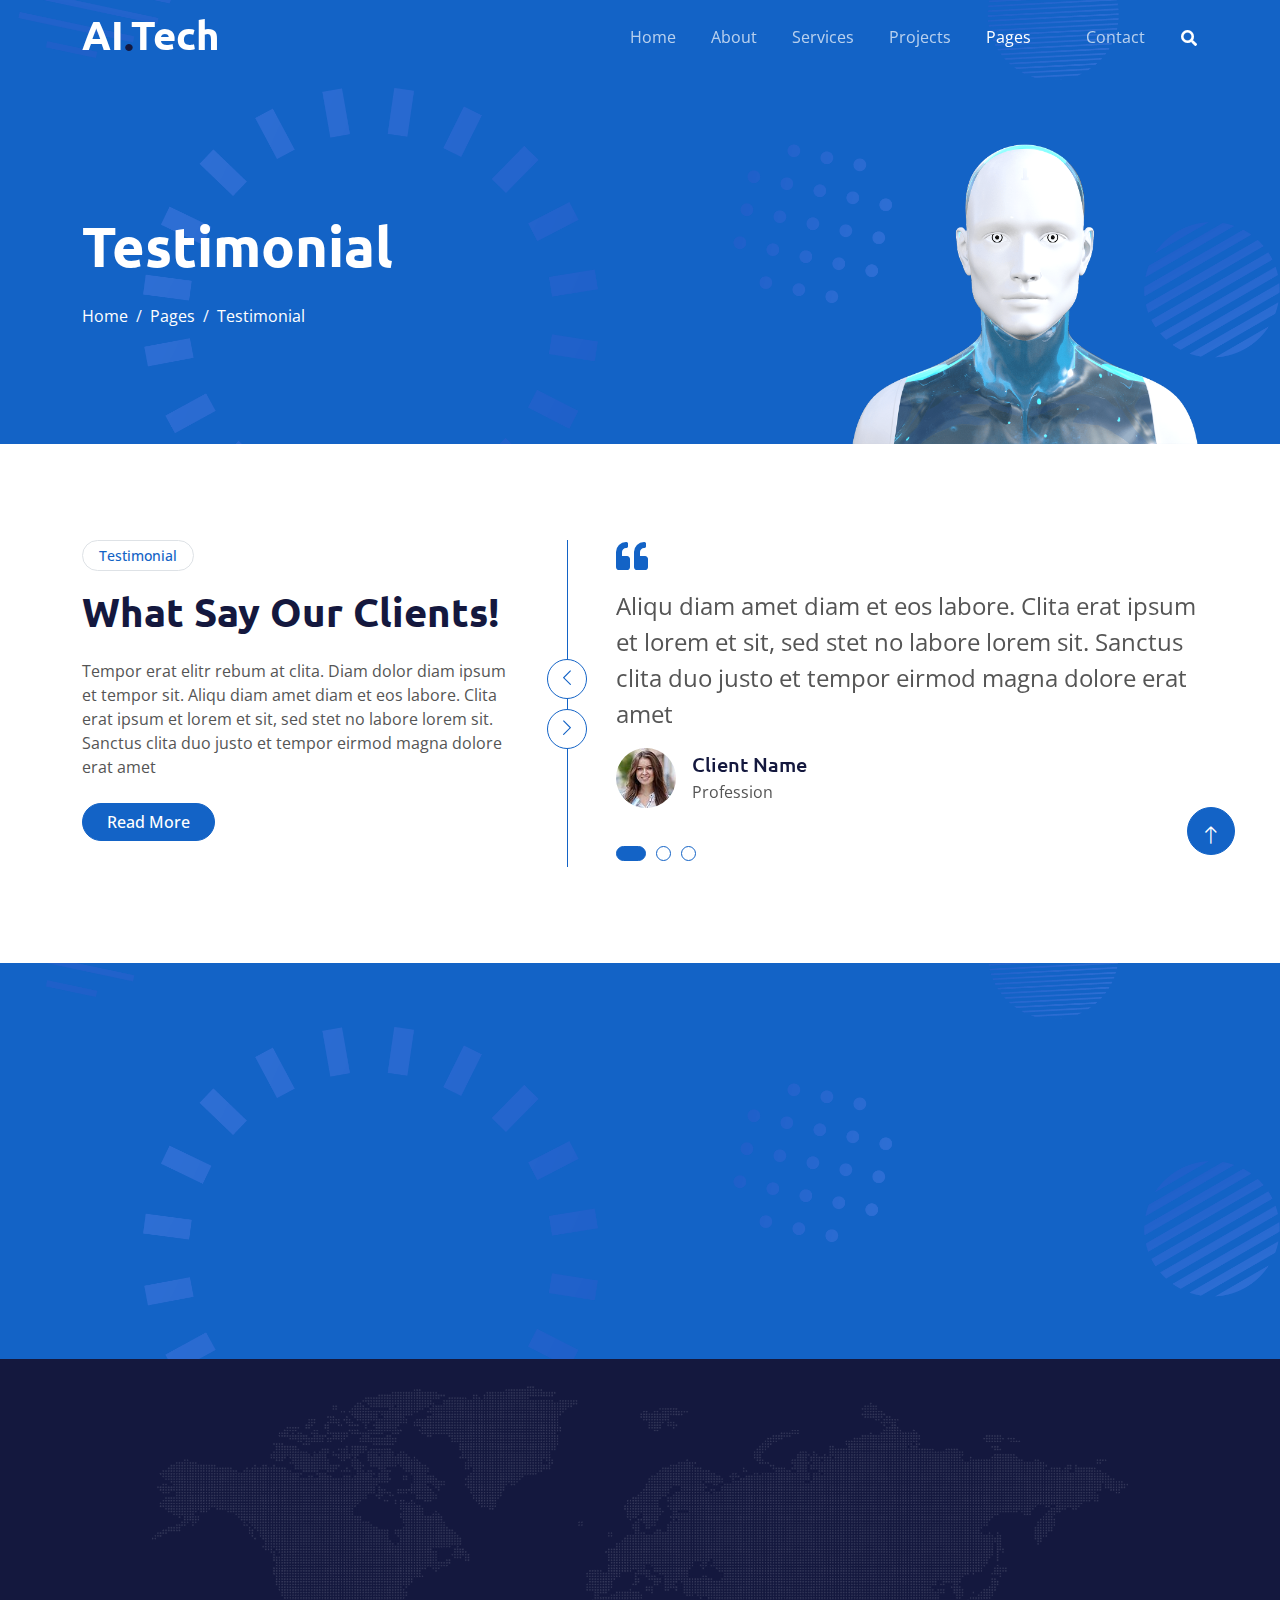
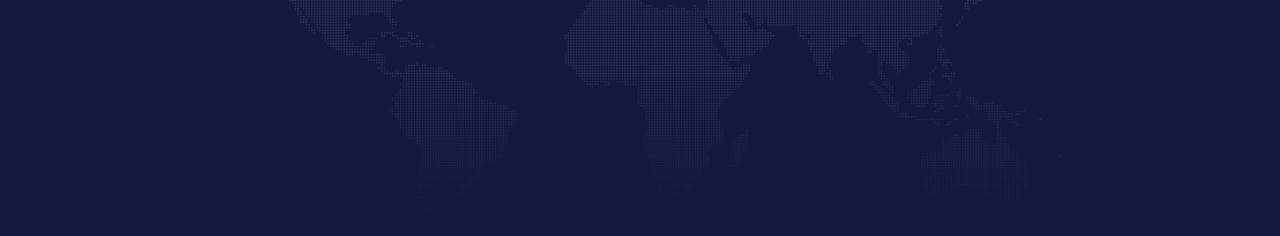
<file: testimonial.html>
<!DOCTYPE html>
<html lang="en">
  <head>
    <meta charset="utf-8" />
    <title>AI.Tech - Artificial Intelligence HTML Template</title>
    <meta content="width=device-width, initial-scale=1.0" name="viewport" />
    <meta content="" name="keywords" />
    <meta content="" name="description" />

    <!-- Favicon -->
    <link href="img/favicon.ico" rel="icon" />

    <!-- Google Web Fonts -->
    <link rel="preconnect" href="https://fonts.googleapis.com" />
    <link rel="preconnect" href="https://fonts.gstatic.com" crossorigin />
    <link
      href="https://fonts.googleapis.com/css2?family=Open+Sans:wght@400;600&family=Ubuntu:wght@500;700&display=swap"
      rel="stylesheet"
    />

    <!-- Icon Font Stylesheet -->
    <link
      href="https://cdnjs.cloudflare.com/ajax/libs/font-awesome/5.10.0/css/all.min.css"
      rel="stylesheet"
    />
    <link
      href="https://cdn.jsdelivr.net/npm/bootstrap-icons@1.4.1/font/bootstrap-icons.css"
      rel="stylesheet"
    />

    <!-- Libraries Stylesheet -->
    <link href="lib/animate/animate.min.css" rel="stylesheet" />
    <link href="lib/owlcarousel/assets/owl.carousel.min.css" rel="stylesheet" />

    <!-- Customized Bootstrap Stylesheet -->
    <link href="css/bootstrap.min.css" rel="stylesheet" />

    <!-- Template Stylesheet -->
    <link href="css/style.css" rel="stylesheet" />
  </head>

  <body>
    <!-- Spinner Start -->
    <div
      id="spinner"
      class="show bg-white position-fixed translate-middle w-100 vh-100 top-50 start-50 d-flex align-items-center justify-content-center"
    >
      <div
        class="spinner-grow text-primary"
        style="width: 3rem; height: 3rem"
        role="status"
      >
        <span class="sr-only">Loading...</span>
      </div>
    </div>
    <!-- Spinner End -->

    <!-- Navbar Start -->
    <div class="container-fluid sticky-top">
      <div class="container">
        <nav class="navbar navbar-expand-lg navbar-dark p-0">
          <a href="index.html" class="navbar-brand">
            <h1 class="text-white">AI<span class="text-dark">.</span>Tech</h1>
          </a>
          <button
            type="button"
            class="navbar-toggler ms-auto me-0"
            data-bs-toggle="collapse"
            data-bs-target="#navbarCollapse"
          >
            <span class="navbar-toggler-icon"></span>
          </button>
          <div class="collapse navbar-collapse" id="navbarCollapse">
            <div class="navbar-nav ms-auto">
              <a href="index.html" class="nav-item nav-link">Home</a>
              <a href="about.html" class="nav-item nav-link">About</a>
              <a href="service.html" class="nav-item nav-link">Services</a>
              <a href="project.html" class="nav-item nav-link">Projects</a>
              <div class="nav-item dropdown">
                <a
                  href="#"
                  class="nav-link dropdown-toggle active"
                  data-bs-toggle="dropdown"
                  >Pages</a
                >
                <div class="dropdown-menu bg-light mt-2">
                  <a href="feature.html" class="dropdown-item">Features</a>
                  <a href="team.html" class="dropdown-item">Our Team</a>
                  <a href="faq.html" class="dropdown-item">FAQs</a>
                  <a href="testimonial.html" class="dropdown-item active"
                    >Testimonial</a
                  >
                  <a href="404.html" class="dropdown-item">404 Page</a>
                </div>
              </div>
              <a href="contact.html" class="nav-item nav-link">Contact</a>
            </div>
            <butaton
              type="button"
              class="btn text-white p-0 d-none d-lg-block"
              data-bs-toggle="modal"
              data-bs-target="#searchModal"
              ><i class="fa fa-search"></i
            ></butaton>
          </div>
        </nav>
      </div>
    </div>
    <!-- Navbar End -->

    <!-- Hero Start -->
    <div class="container-fluid pt-5 bg-primary hero-header">
      <div class="container pt-5">
        <div class="row g-5 pt-5">
          <div
            class="col-lg-6 align-self-center text-center text-lg-start mb-lg-5"
          >
            <h1 class="display-4 text-white mb-4 animated slideInRight">
              Testimonial
            </h1>
            <nav aria-label="breadcrumb">
              <ol
                class="breadcrumb justify-content-center justify-content-lg-start mb-0"
              >
                <li class="breadcrumb-item">
                  <a class="text-white" href="#">Home</a>
                </li>
                <li class="breadcrumb-item">
                  <a class="text-white" href="#">Pages</a>
                </li>
                <li
                  class="breadcrumb-item text-white active"
                  aria-current="page"
                >
                  Testimonial
                </li>
              </ol>
            </nav>
          </div>
          <div class="col-lg-6 align-self-end text-center text-lg-end">
            <img
              class="img-fluid"
              src="img/hero-img.png"
              alt=""
              style="max-height: 300px"
            />
          </div>
        </div>
      </div>
    </div>
    <!-- Hero End -->

    <!-- Full Screen Search Start -->
    <div class="modal fade" id="searchModal" tabindex="-1">
      <div class="modal-dialog modal-fullscreen">
        <div class="modal-content" style="background: rgba(20, 24, 62, 0.7)">
          <div class="modal-header border-0">
            <button
              type="button"
              class="btn btn-square bg-white btn-close"
              data-bs-dismiss="modal"
              aria-label="Close"
            ></button>
          </div>
          <div
            class="modal-body d-flex align-items-center justify-content-center"
          >
            <div class="input-group" style="max-width: 600px">
              <input
                type="text"
                class="form-control bg-transparent border-light p-3"
                placeholder="Type search keyword"
              />
              <button class="btn btn-light px-4">
                <i class="bi bi-search"></i>
              </button>
            </div>
          </div>
        </div>
      </div>
    </div>
    <!-- Full Screen Search End -->

    <!-- Testimonial Start -->
    <div class="container-xxl py-5">
      <div class="container py-5">
        <div class="row g-5">
          <div class="col-lg-5 wow fadeIn" data-wow-delay="0.1s">
            <div class="btn btn-sm border rounded-pill text-primary px-3 mb-3">
              Testimonial
            </div>
            <h1 class="mb-4">What Say Our Clients!</h1>
            <p class="mb-4">
              Tempor erat elitr rebum at clita. Diam dolor diam ipsum et tempor
              sit. Aliqu diam amet diam et eos labore. Clita erat ipsum et lorem
              et sit, sed stet no labore lorem sit. Sanctus clita duo justo et
              tempor eirmod magna dolore erat amet
            </p>
            <a class="btn btn-primary rounded-pill px-4" href="">Read More</a>
          </div>
          <div class="col-lg-7 wow fadeIn" data-wow-delay="0.5s">
            <div
              class="owl-carousel testimonial-carousel border-start border-primary"
            >
              <div class="testimonial-item ps-5">
                <i class="fa fa-quote-left fa-2x text-primary mb-3"></i>
                <p class="fs-4">
                  Aliqu diam amet diam et eos labore. Clita erat ipsum et lorem
                  et sit, sed stet no labore lorem sit. Sanctus clita duo justo
                  et tempor eirmod magna dolore erat amet
                </p>
                <div class="d-flex align-items-center">
                  <img
                    class="img-fluid flex-shrink-0 rounded-circle"
                    src="img/testimonial-1.jpg"
                    style="width: 60px; height: 60px"
                  />
                  <div class="ps-3">
                    <h5 class="mb-1">Client Name</h5>
                    <span>Profession</span>
                  </div>
                </div>
              </div>
              <div class="testimonial-item ps-5">
                <i class="fa fa-quote-left fa-2x text-primary mb-3"></i>
                <p class="fs-4">
                  Aliqu diam amet diam et eos labore. Clita erat ipsum et lorem
                  et sit, sed stet no labore lorem sit. Sanctus clita duo justo
                  et tempor eirmod magna dolore erat amet
                </p>
                <div class="d-flex align-items-center">
                  <img
                    class="img-fluid flex-shrink-0 rounded-circle"
                    src="img/testimonial-2.jpg"
                    style="width: 60px; height: 60px"
                  />
                  <div class="ps-3">
                    <h5 class="mb-1">Client Name</h5>
                    <span>Profession</span>
                  </div>
                </div>
              </div>
              <div class="testimonial-item ps-5">
                <i class="fa fa-quote-left fa-2x text-primary mb-3"></i>
                <p class="fs-4">
                  Aliqu diam amet diam et eos labore. Clita erat ipsum et lorem
                  et sit, sed stet no labore lorem sit. Sanctus clita duo justo
                  et tempor eirmod magna dolore erat amet
                </p>
                <div class="d-flex align-items-center">
                  <img
                    class="img-fluid flex-shrink-0 rounded-circle"
                    src="img/testimonial-3.jpg"
                    style="width: 60px; height: 60px"
                  />
                  <div class="ps-3">
                    <h5 class="mb-1">Client Name</h5>
                    <span>Profession</span>
                  </div>
                </div>
              </div>
            </div>
          </div>
        </div>
      </div>
    </div>
    <!-- Testimonial End -->

    <!-- Newsletter Start -->
    <div class="container-fluid bg-primary newsletter py-5">
      <div class="container">
        <div class="row g-5 align-items-center">
          <div
            class="col-md-5 ps-lg-0 pt-5 pt-md-0 text-start wow fadeIn"
            data-wow-delay="0.3s"
          >
            <img class="img-fluid" src="img/newsletter.png" alt="" />
          </div>
          <div
            class="col-md-7 py-5 newsletter-text wow fadeIn"
            data-wow-delay="0.5s"
          >
            <div class="btn btn-sm border rounded-pill text-white px-3 mb-3">
              Newsletter
            </div>
            <h1 class="text-white mb-4">Let's subscribe the newsletter</h1>
            <div class="position-relative w-100 mt-3 mb-2">
              <input
                class="form-control border-0 rounded-pill w-100 ps-4 pe-5"
                type="text"
                placeholder="Enter Your Email"
                style="height: 48px"
              />
              <button
                type="button"
                class="btn shadow-none position-absolute top-0 end-0 mt-1 me-2"
              >
                <i class="fa fa-paper-plane text-primary fs-4"></i>
              </button>
            </div>
            <small class="text-white-50"
              >Diam sed sed dolor stet amet eirmod</small
            >
          </div>
        </div>
      </div>
    </div>
    <!-- Newsletter End -->

    <!-- Footer Start -->
    <div class="container-fluid bg-dark text-white-50 footer pt-5">
      <div class="container py-5">
        <div class="row g-5">
          <div class="col-md-6 col-lg-3 wow fadeIn" data-wow-delay="0.1s">
            <a href="index.html" class="d-inline-block mb-3">
              <h1 class="text-white">
                AI<span class="text-primary">.</span>Tech
              </h1>
            </a>
            <p class="mb-0">
              Tempor erat elitr rebum at clita. Diam dolor diam ipsum et tempor
              sit. Aliqu diam amet diam et eos labore. Clita erat ipsum et lorem
              et sit, sed stet no labore lorem sit. Sanctus clita duo justo et
              tempor
            </p>
          </div>
          <div class="col-md-6 col-lg-3 wow fadeIn" data-wow-delay="0.3s">
            <h5 class="text-white mb-4">Get In Touch</h5>
            <p>
              <i class="fa fa-map-marker-alt me-3"></i>Ave 4 calle 5 la mata
            </p>
            <p><i class="fa fa-phone-alt me-3"></i>+58 4145255554</p>
            <p><i class="fa fa-envelope me-3"></i>gabrielcupello@hotmail.com</p>
            <div class="d-flex pt-2">
              <a class="btn btn-outline-light btn-social" href=""
                ><i class="fab fa-twitter"></i
              ></a>
              <a class="btn btn-outline-light btn-social" href=""
                ><i class="fab fa-facebook-f"></i
              ></a>
              <a class="btn btn-outline-light btn-social" href=""
                ><i class="fab fa-youtube"></i
              ></a>
              <a class="btn btn-outline-light btn-social" href=""
                ><i class="fab fa-instagram"></i
              ></a>
              <a class="btn btn-outline-light btn-social" href=""
                ><i class="fab fa-linkedin-in"></i
              ></a>
            </div>
          </div>
          <div class="col-md-6 col-lg-3 wow fadeIn" data-wow-delay="0.5s">
            <h5 class="text-white mb-4">Popular Link</h5>
            <a class="btn btn-link" href="">About Us</a>
            <a class="btn btn-link" href="">Contact Us</a>
            <a class="btn btn-link" href="">Privacy Policy</a>
            <a class="btn btn-link" href="">Terms & Condition</a>
            <a class="btn btn-link" href="">Career</a>
          </div>
          <div class="col-md-6 col-lg-3 wow fadeIn" data-wow-delay="0.7s">
            <h5 class="text-white mb-4">Our Services</h5>
            <a class="btn btn-link" href="">Robotic Automation</a>
            <a class="btn btn-link" href="">Machine learning</a>
            <a class="btn btn-link" href="">Predictive Analysis</a>
            <a class="btn btn-link" href="">Data Science</a>
            <a class="btn btn-link" href="">Robot Technology</a>
          </div>
        </div>
      </div>
      <div class="container wow fadeIn" data-wow-delay="0.1s">
        <div class="copyright">
          <div class="row">
            <div class="col-md-6 text-center text-md-start mb-3 mb-md-0">
              &copy; <a class="border-bottom" href="#">JsCode</a>, All Right
              Reserved.

              <!--/*** This template is Pay as long as you keep the footer author’s credit link/attribution link/backlink. If you'd like to use the template without the footer author’s credit link/attribution link/backlink, you can purchase the Credit Removal License from "https://wa.me/+584145255554/credit-removal". Thank you for your support. ***/-->
              Diseñador por
              <a class="border-bottom" href="https://wa.me/+584145255554"
                >JsCode</a
              >
              Distributed By
              <a class="border-bottom" href="https://themeforest.net"
                >themeforest.net</a
              >
            </div>
            <div class="col-md-6 text-center text-md-end">
              <div class="footer-menu">
                <a href="">Home</a>
                <a href="">Cookies</a>
                <a href="">Help</a>
                <a href="">FAQs</a>
              </div>
            </div>
          </div>
        </div>
      </div>
    </div>
    <!-- Footer End -->

    <!-- Back to Top -->
    <a href="#" class="btn btn-lg btn-primary btn-lg-square back-to-top pt-2"
      ><i class="bi bi-arrow-up"></i
    ></a>

    <!-- JavaScript Libraries -->
    <script src="https://ajax.googleapis.com/ajax/libs/jquery/3.6.1/jquery.min.js"></script>
    <script src="https://cdn.jsdelivr.net/npm/bootstrap@5.0.0/dist/js/bootstrap.bundle.min.js"></script>
    <script src="lib/wow/wow.min.js"></script>
    <script src="lib/easing/easing.min.js"></script>
    <script src="lib/waypoints/waypoints.min.js"></script>
    <script src="lib/counterup/counterup.min.js"></script>
    <script src="lib/owlcarousel/owl.carousel.min.js"></script>

    <!-- Template Javascript -->
    <script src="js/main.js"></script>
  </body>
</html>
</file>
<file: css/style.css>
/********** Template CSS **********/
:root {
    --primary: #1363C6;
    --secondary: #15ACE1;
    --light: #F4F7FE;
    --dark: #14183E;
}


/*** Spinner ***/
#spinner {
    opacity: 0;
    visibility: hidden;
    transition: opacity .5s ease-out, visibility 0s linear .5s;
    z-index: 99999;
}

#spinner.show {
    transition: opacity .5s ease-out, visibility 0s linear 0s;
    visibility: visible;
    opacity: 1;
}

.back-to-top {
    position: fixed;
    display: none;
    right: 45px;
    bottom: 45px;
    z-index: 99;
}


/*** Heading ***/
h1,
h2,
h3,
.fw-bold {
    font-weight: 700 !important;
}

h4,
h5,
h6,
.fw-medium {
    font-weight: 500 !important;
}


/*** Button ***/
.btn {
    font-weight: 500;
    transition: .5s;
}

.btn-square {
    width: 38px;
    height: 38px;
}

.btn-sm-square {
    width: 32px;
    height: 32px;
}

.btn-lg-square {
    width: 48px;
    height: 48px;
}

.btn-square,
.btn-sm-square,
.btn-lg-square {
    padding: 0;
    display: flex;
    align-items: center;
    justify-content: center;
    font-weight: normal;
    border-radius: 50px;
}


/*** Navbar ***/
.sticky-top {
    top: -150px;
    transition: .5s;
}

.navbar {
    padding: 11px 0 !important;
    height: 75px;
}

.navbar .navbar-nav .nav-link {
    margin-right: 35px;
    padding: 0;
    color: rgba(255, 255, 255, .7);
    outline: none;
}

.navbar .navbar-nav .nav-link:hover,
.navbar .navbar-nav .nav-link.active {
    color: rgba(255, 255, 255, 1);
}

.navbar .dropdown-toggle::after {
    border: none;
    content: "\f107";
    font-family: "Font Awesome 5 Pay";
    font-weight: 900;
    vertical-align: middle;
    margin-left: 8px;
}

@media (max-width: 991.98px) {
    .navbar .navbar-nav {
        padding: 0 15px;
        background: var(--primary);
    }

    .navbar .navbar-nav .nav-link {
        margin-right: 0;
        padding: 10px 0;
    }
}

@media (min-width: 992px) {
    .navbar .nav-item .dropdown-menu {
        display: block;
        border: none;
        margin-top: 0;
        top: 150%;
        opacity: 0;
        visibility: hidden;
        transition: .5s;
    }

    .navbar .nav-item:hover .dropdown-menu {
        top: 100%;
        visibility: visible;
        transition: .5s;
        opacity: 1;
    }
}


/*** Hero Header ***/
.hero-header {
    margin-top: -75px;
    background: url(../img/bg-hero.png) center center no-repeat;
    background-size: cover;
}

.hero-header .breadcrumb-item+.breadcrumb-item::before {
    color: var(--light);
}


/*** Section Title ***/
.section-title::before {
    position: absolute;
    content: "";
    width: 45px;
    height: 4px;
    bottom: 0;
    left: 0;
    background: var(--dark);
}

.section-title::after {
    position: absolute;
    content: "";
    width: 4px;
    height: 4px;
    bottom: 0;
    left: 50px;
    background: var(--dark);
}

.section-title.text-center::before {
    left: 50%;
    margin-left: -25px;
}

.section-title.text-center::after {
    left: 50%;
    margin-left: 25px;
}

.section-title h6::before,
.section-title h6::after {
    position: absolute;
    content: "";
    width: 10px;
    height: 10px;
    top: 2px;
    left: 0;
    background: rgba(33, 66, 177, .5);
}

.section-title h6::after {
    top: 5px;
    left: 3px;
}


/*** About ***/
.about-img {
    position: relative;
    overflow: hidden;
}

.about-img::after {
    position: absolute;
    content: "";
    width: 100%;
    height: 100%;
    top: 0;
    left: 0;
    background: url(../img/bg-about-img.png) top left no-repeat;
    background-size: contain;
}


/*** Service ***/
.service-item {
    position: relative;
    padding: 45px 30px;
    background: #FFFFFF;
    transition: .5s;
}

.service-item:hover {
    background: var(--primary);
}

.service-item .service-icon {
    margin: 0 auto 20px auto;
    width: 90px;
    height: 90px;
    color: var(--primary);
    background: var(--light);
    transition: .5s;
}

.service-item:hover .service-icon {
    background: #FFFFFF;
}

.service-item h5,
.service-item p {
    transition: .5s;
}

.service-item:hover h5,
.service-item:hover p {
    color: #FFFFFF;
}

.service-item a.btn {
    position: relative;
    display: flex;
    color: var(--primary);
    transition: .5s;
    z-index: 1;
}

.service-item:hover a.btn {
    color: var(--primary);
}

.service-item a.btn::before {
    position: absolute;
    content: "";
    width: 35px;
    height: 35px;
    top: 0;
    left: 0;
    border-radius: 35px;
    background: var(--light);
    transition: .5s;
    z-index: -1;
}

.service-item:hover a.btn::before {
    width: 100%;
    background: var(--light);
}


/*** Feature ***/
.feature {
    background: url(../img/bg-hero.png) center center no-repeat;
    background-size: cover;
}


/*** Newsletter ***/
.newsletter {
    background: url(../img/bg-hero.png) center center no-repeat;
    background-size: cover;
}

@media (min-width: 992px) {
    .newsletter .container {
        max-width: 100% !important;
    }

    .newsletter .newsletter-text {
        padding-right: calc(((100% - 960px) / 2) + .75rem);
    }
}

@media (min-width: 1200px) {
    .newsletter .newsletter-text {
        padding-right: calc(((100% - 1140px) / 2) + .75rem);
    }
}

@media (min-width: 1400px) {
    .newsletter .newsletter-text {
        padding-right: calc(((100% - 1320px) / 2) + .75rem);
    }
}


/*** Case Study ***/
.case-item img {
    transition: .5s;
}

.case-item:hover img {
    transform: scale(1.2);
}

.case-overlay {
    position: absolute;
    padding: 30px;
    width: 100%;
    height: 100%;
    top: 0;
    left: 0;
    display: flex;
    flex-direction: column;
    align-items: flex-start;
    justify-content: flex-end;
    background: linear-gradient(rgba(20, 24, 62, 0), var(--dark));
    z-index: 1;
}

.case-overlay small {
    display: inline-block;
    padding: 3px 15px;
    color: #FFFFFF;
    background: rgba(20, 24, 62, .7);
    border-radius: 25px;
    margin-bottom: 15px;
}

.case-overlay span.btn:hover {
    color: var(--primary);
    background: #FFFFFF;
    border-color: #FFFFFF;
}


/*** FAQs ***/
.accordion .accordion-item {
    border: none;
    margin-bottom: 15px;
}

.accordion .accordion-button {
    background: var(--light);
    border-radius: 2px;
}

.accordion .accordion-button:not(.collapsed) {
    color: #FFFFFF;
    background: var(--primary);
    box-shadow: none;
}

.accordion .accordion-button:not(.collapsed)::after {
    background-image: url("data:image/svg+xml,%3csvg xmlns='http://www.w3.org/2000/svg' viewBox='0 0 16 16' fill='%23fff'%3e%3cpath fill-rule='evenodd' d='M1.646 4.646a.5.5 0 0 1 .708 0L8 10.293l5.646-5.647a.5.5 0 0 1 .708.708l-6 6a.5.5 0 0 1-.708 0l-6-6a.5.5 0 0 1 0-.708z'/%3e%3c/svg%3e");
}

.accordion .accordion-body {
    padding: 15px 0 0 0;
}


/*** Testimonial ***/
.testimonial-carousel {
    position: relative;
}

.testimonial-carousel .owl-nav {
    position: absolute;
    width: 40px;
    height: 100%;
    top: calc(50% - 50px);
    left: -21px;
    display: flex;
    flex-direction: column;
    align-items: center;
}

.testimonial-carousel .owl-nav .owl-prev,
.testimonial-carousel .owl-nav .owl-next {
    margin: 5px 0;
    width: 40px;
    height: 40px;
    display: flex;
    align-items: center;
    justify-content: center;
    color: var(--primary);
    background: #FFFFFF;
    border: 1px solid var(--primary);
    border-radius: 40px;
    font-size: 18px;
    transition: .5s;
}

.testimonial-carousel .owl-nav .owl-prev:hover,
.testimonial-carousel .owl-nav .owl-next:hover {
    background: var(--primary);
    color: #FFFFFF;
}

.testimonial-carousel .owl-dots {
    margin-top: 35px;
    margin-left: 3rem;
}

.testimonial-carousel .owl-dot {
    position: relative;
    display: inline-block;
    margin-right: 10px;
    width: 15px;
    height: 15px;
    background: #FFFFFF;
    border: 1px solid var(--primary);
    border-radius: 15px;
    transition: .5s;
}

.testimonial-carousel .owl-dot.active {
    width: 30px;
    background: var(--primary);
}


/*** Team ***/
.team-item {
    transition: .5s;
    border: 1px solid transparent;
    transition: .5s;
}

.team-item:hover {

    border-color: var(--primary);
}


/*** Footer ***/
.footer {
    background: url(../img/footer.png) center center no-repeat;
    background-size: contain;
}

.footer .btn.btn-social {
    margin-right: 5px;
    width: 40px;
    height: 40px;
    display: flex;
    align-items: center;
    justify-content: center;
    color: rgba(255, 255, 255, .5);
    border: 1px solid rgba(256, 256, 256, .1);
    border-radius: 40px;
    transition: .3s;
}

.footer .btn.btn-social:hover {
    color: var(--primary);
}

.footer .btn.btn-link {
    display: block;
    margin-bottom: 10px;
    padding: 0;
    text-align: left;
    color: rgba(255, 255, 255, .5);
    font-weight: normal;
    transition: .3s;
}

.footer .btn.btn-link:hover {
    color: #FFFFFF;
}

.footer .btn.btn-link::before {
    position: relative;
    content: "\f105";
    font-family: "Font Awesome 5 Pay";
    font-weight: 900;
    margin-right: 10px;
}

.footer .btn.btn-link:hover {
    letter-spacing: 1px;
    box-shadow: none;
}

.footer .copyright {
    padding: 25px 0;
    font-size: 14px;
    border-top: 1px solid rgba(256, 256, 256, .1);
}

.footer .copyright a {
    color: rgba(255, 255, 255, .5);
}

.footer .copyright a:hover {
    color: #FFFFFF;
}

.footer .footer-menu a {
    margin-right: 15px;
    padding-right: 15px;
    border-right: 1px solid rgba(255, 255, 255, .1);
}

.footer .footer-menu a:last-child {
    margin-right: 0;
    padding-right: 0;
    border-right: none;
}
</file>
